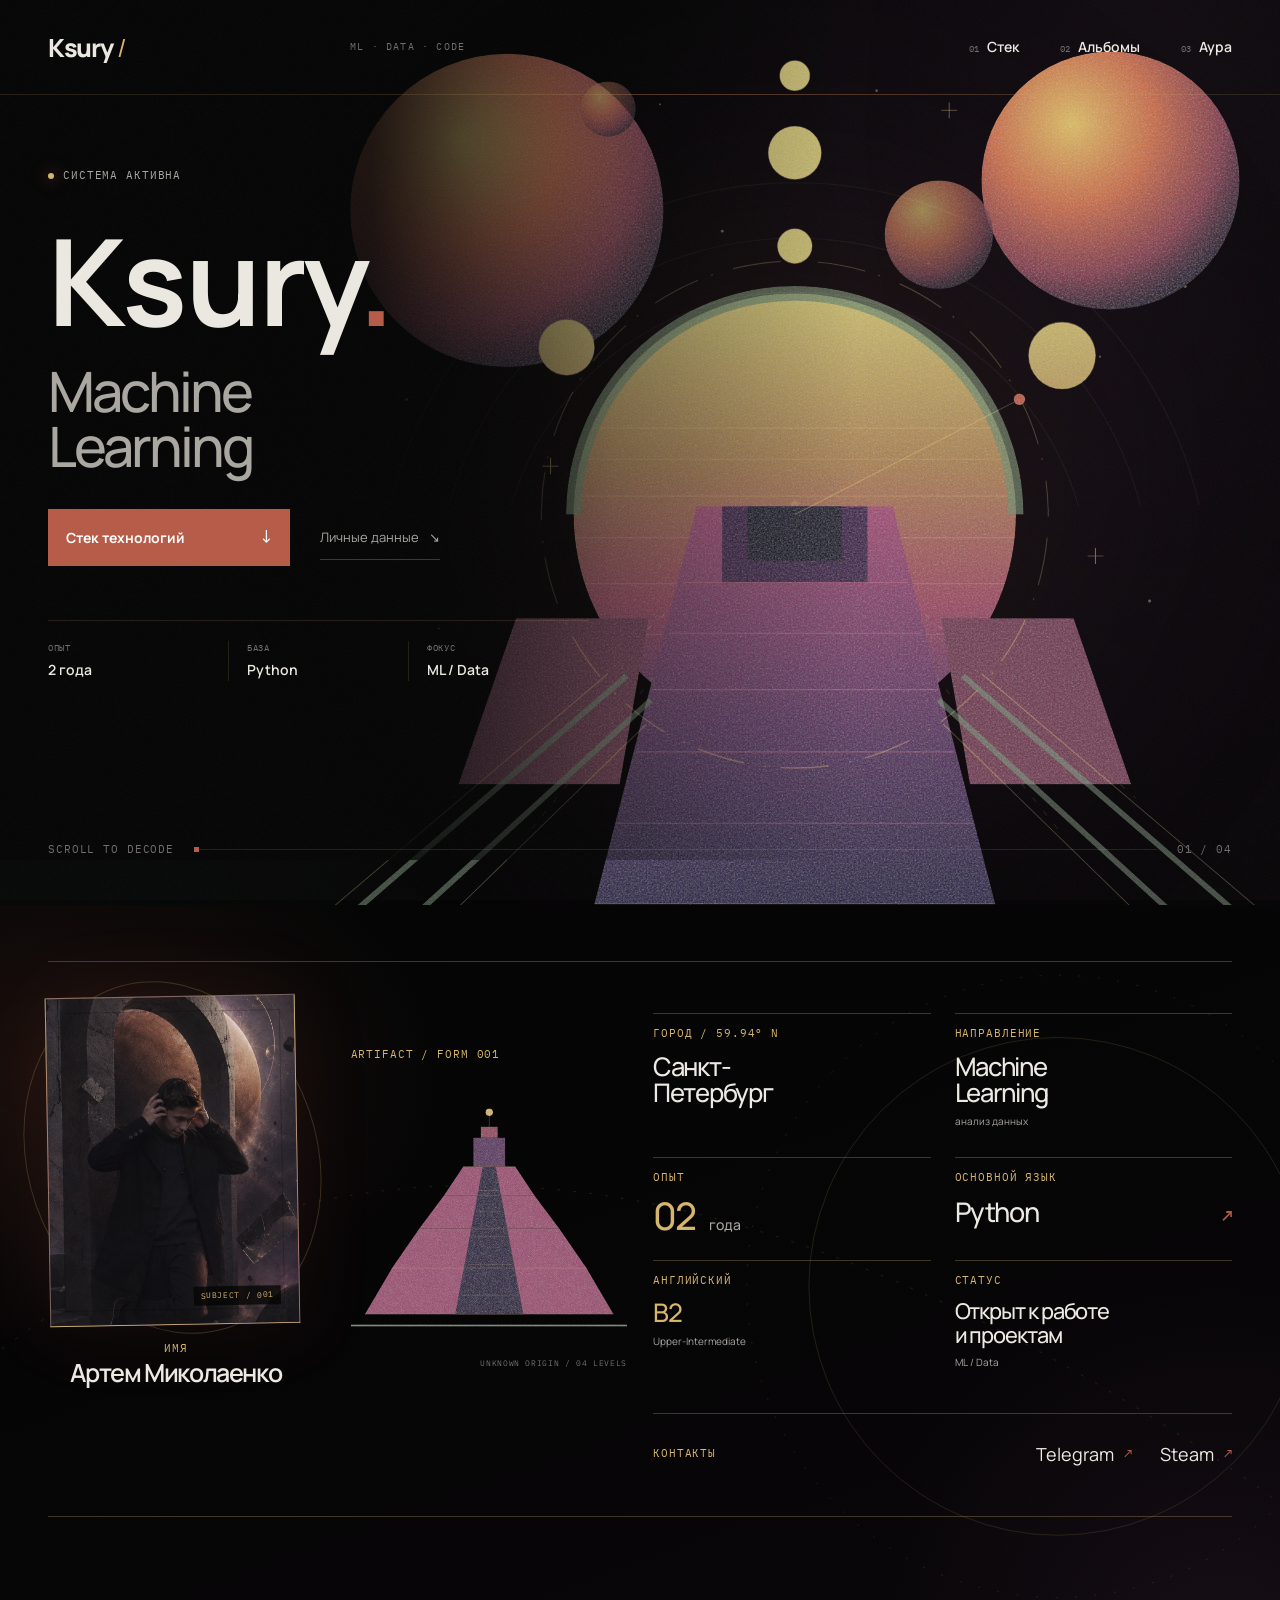
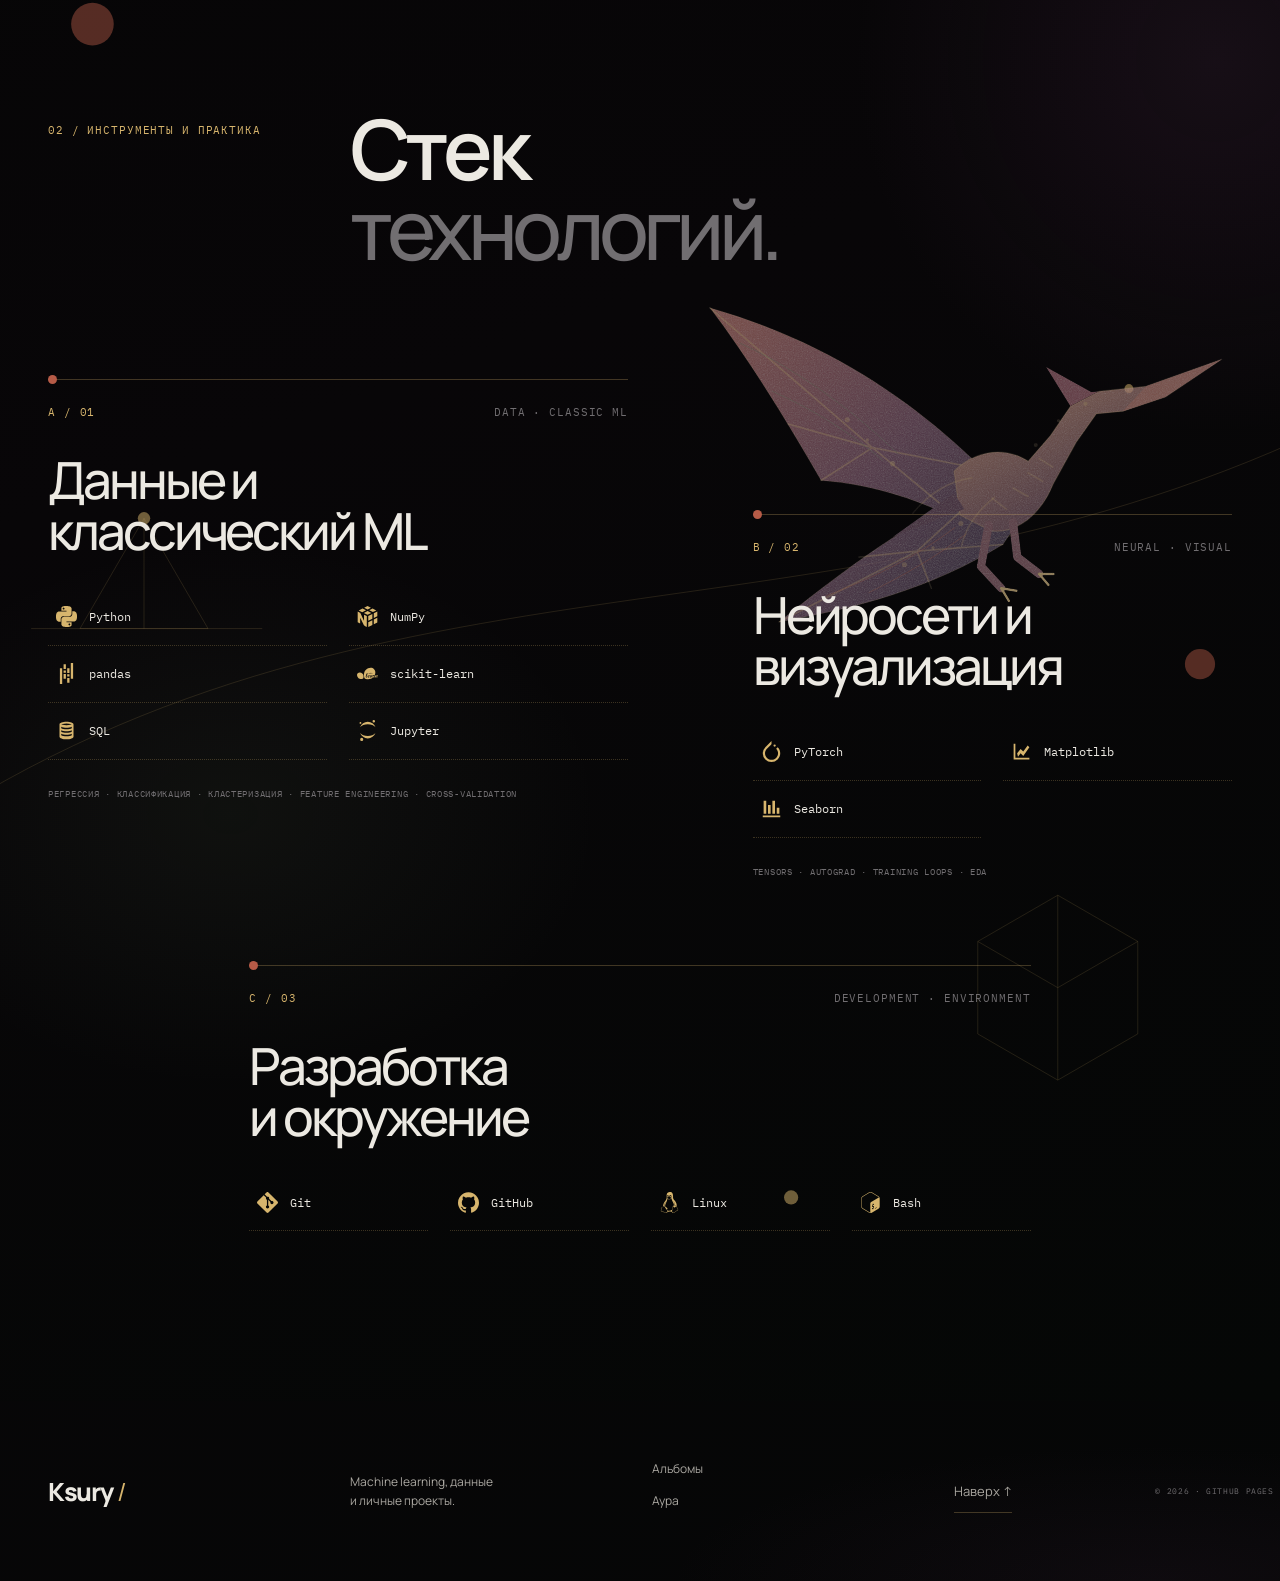
<file: index.html>
<!doctype html>
<html lang="ru" data-theme="dark">
<head>
  <meta charset="utf-8">
  <meta name="viewport" content="width=device-width, initial-scale=1">
  <meta name="description" content="Ksury — машинное обучение и анализ данных. Два года опыта: Python, классический ML, нейросети на PyTorch и инструменты разработки.">
  <meta name="theme-color" content="#050505">
  <title>Ksury — Machine Learning и данные</title>
  <link rel="icon" href="./assets/favicon.svg" type="image/svg+xml">
  <link rel="preconnect" href="https://fonts.googleapis.com">
  <link rel="preconnect" href="https://fonts.gstatic.com" crossorigin>
  <link href="https://fonts.googleapis.com/css2?family=IBM+Plex+Mono:wght@400;500&family=Manrope:wght@400;500;600;700;800&display=swap" rel="stylesheet">
  <link rel="stylesheet" href="./assets/home-progressive.css">
</head>
<body class="progressive-home">
  <a class="skip-link" href="#content">Перейти к содержимому</a>
  <div class="page-geometry" aria-hidden="true"><span></span><span></span><span></span></div>

  <header class="site-header" id="top">
    <div class="shell header-inner">
      <a class="brand" href="./index.html" aria-label="Ksury — на главную">Ksury<span class="brand-mark" aria-hidden="true">/</span></a>
      <p class="header-index" aria-hidden="true">ML · DATA · CODE</p>
      <nav class="main-nav" aria-label="Основная навигация">
        <a href="#stack" data-nav="ml"><span>01</span>Стек</a>
        <a href="./music.html" data-nav="music"><span>02</span>Альбомы</a>
        <a href="./characters.html" data-nav="characters"><span>03</span>Аура</a>
      </nav>
    </div>
  </header>

  <main id="content">
    <section class="hero" aria-labelledby="hero-title">
      <div class="shell hero-grid">
        <div class="hero-copy">
          <div class="hero-status mono-label">
            <span><i aria-hidden="true"></i> Система активна</span>
          </div>
          <h1 id="hero-title">
            <span class="hero-name">Ksury<span class="electric-dot">.</span></span>
            <span class="hero-discipline">Machine<br>Learning</span>
          </h1>
          <div class="hero-actions">
            <a class="primary-link" href="#stack"><span>Стек технологий</span><span aria-hidden="true">↓</span></a>
            <a class="text-link" href="#about">Личные данные <span aria-hidden="true">↘</span></a>
          </div>
          <dl class="hero-facts" aria-label="Коротко обо мне">
            <div><dt>Опыт</dt><dd>2 года</dd></div>
            <div><dt>База</dt><dd>Python</dd></div>
            <div><dt>Фокус</dt><dd>ML / Data</dd></div>
          </dl>
        </div>

        <figure class="instrument" aria-label="Абстрактная космическая композиция с зернистой текстурой">
          <div class="instrument-head mono-label"><span>Deep field / print</span><span>Noise : 08</span></div>
          <div class="signal-stage">
            <svg class="cosmic-scene" viewBox="0 0 800 800" fill="none" aria-hidden="true">
              <defs>
                <radialGradient id="hot-planet" cx="35%" cy="28%" r="75%"><stop stop-color="#d8b85c"/><stop offset=".42" stop-color="#c76b43"/><stop offset=".78" stop-color="#83384c"/><stop offset="1" stop-color="#26152f"/></radialGradient>
                <linearGradient id="horizon" x1="400" y1="240" x2="400" y2="650" gradientUnits="userSpaceOnUse"><stop stop-color="#c6b968"/><stop offset=".35" stop-color="#a8804d"/><stop offset=".65" stop-color="#9c4762"/><stop offset="1" stop-color="#3e2b68"/></linearGradient>
                <linearGradient id="monument" x1="400" y1="420" x2="400" y2="790" gradientUnits="userSpaceOnUse"><stop stop-color="#a44c75"/><stop offset=".5" stop-color="#623565"/><stop offset="1" stop-color="#211d46"/></linearGradient>
                <filter id="print-grain" x="-10%" y="-10%" width="120%" height="120%"><feTurbulence type="fractalNoise" baseFrequency=".72" numOctaves="3" seed="11" stitchTiles="stitch" result="noise"/><feColorMatrix in="noise" type="saturate" values="0" result="mono"/><feComponentTransfer in="mono" result="soft-noise"><feFuncA type="linear" slope=".34"/></feComponentTransfer><feBlend in="SourceGraphic" in2="soft-noise" mode="soft-light" result="grain"/><feComposite in="grain" in2="SourceGraphic" operator="in"/></filter>
                <clipPath id="horizon-clip"><circle cx="400" cy="430" r="192"/></clipPath>
              </defs>
              <g filter="url(#print-grain)">
                <g class="star-field" fill="#d8cfb5" opacity=".6">
                  <circle cx="63" cy="330" r="1.4"/><circle cx="132" cy="63" r="1"/><circle cx="213" cy="286" r="1.5"/><circle cx="283" cy="74" r="1"/><circle cx="337" cy="184" r="1.4"/><circle cx="471" cy="62" r="1.2"/><circle cx="516" cy="212" r="1"/><circle cx="579" cy="87" r="1.5"/><circle cx="665" cy="293" r="1"/><circle cx="739" cy="232" r="1.4"/><circle cx="91" cy="529" r="1"/><circle cx="708" cy="505" r="1.5"/><circle cx="248" cy="392" r="1"/><circle cx="544" cy="368" r="1.2"/>
                </g>
                <g class="orbit-lines" stroke="#a99764" stroke-opacity=".22" stroke-width="1">
                  <path d="M49 422A360 360 0 0 1 751 422"/><path d="M100 422A310 310 0 0 1 700 422"/><path d="M154 422A256 256 0 0 1 646 422"/><path d="M218 422A192 192 0 0 1 582 422"/>
                </g>
                <circle class="planet planet-a" cx="150" cy="166" r="136" fill="url(#hot-planet)"/>
                <circle class="planet planet-b" cx="674" cy="140" r="112" fill="url(#hot-planet)"/>
                <circle cx="525" cy="187" r="47" fill="url(#hot-planet)" opacity=".82"/>
                <circle cx="238" cy="78" r="24" fill="url(#hot-planet)" opacity=".68"/>
                <g class="satellites" fill="url(#horizon)" stroke="#c0aa68" stroke-opacity=".55">
                  <circle cx="400" cy="49" r="13"/><circle cx="400" cy="116" r="23"/><circle cx="400" cy="197" r="15"/><circle cx="202" cy="285" r="24"/><circle cx="632" cy="292" r="29"/>
                </g>
                <circle cx="400" cy="430" r="192" fill="url(#horizon)"/>
                <g clip-path="url(#horizon-clip)" stroke="#f0d898" stroke-opacity=".16">
                  <path d="M190 355H610M184 382H616M180 414H620M180 450H620M188 490H612M204 534H596M230 580H570"/>
                </g>
                <path d="M208 430A192 192 0 0 1 592 430" stroke="#728a68" stroke-width="13" opacity=".8"/>
                <g class="signal-beams" stroke="#d2b979" stroke-opacity=".28" stroke-width="1.2">
                  <path d="M400 418L104 676M400 418L166 710M400 418L235 742M400 418L309 770M400 418L696 676M400 418L634 710M400 418L565 742M400 418L491 770"/>
                </g>
                <path d="M315 423H485L574 768H226L315 423Z" fill="url(#monument)"/>
                <path d="M337 423H463V489H337z" fill="#421d4d"/>
                <path d="M359 423H441V470H359z" fill="#17152d"/>
                <g stroke="#d07884" stroke-opacity=".46">
                  <path d="M302 489H498M290 533H510M276 582H524M262 636H538M245 698H555M226 768H574"/>
                </g>
                <g fill="#733953"><path d="M158 520H273L248 664H108L158 520Z"/><path d="M527 520H642L692 664H552L527 520Z"/></g>
                <g stroke="#738a72" stroke-width="5" opacity=".7"><path d="M0 790L254 570M46 800L275 591M800 790L546 570M754 800L525 591"/></g>
                <g stroke="#c8ae6b" stroke-opacity=".52"><path d="M0 770L238 568M800 770L562 568"/><path d="M78 800L271 612M722 800L529 612"/></g>
                <g class="tech-ring" stroke="#d7b56d" stroke-opacity=".46" stroke-width="1.2"><circle cx="400" cy="430" r="220" stroke-dasharray="2 18 42 12"/></g>
                <g class="tech-sweep" stroke="#d7b56d" stroke-opacity=".52"><path d="M400 430L595 330"/><circle cx="595" cy="330" r="5" fill="#b65b47" stroke="none"/></g>
                <g class="data-points" stroke="#d7b56d" stroke-opacity=".7"><path d="M654 466h14M661 459v14M181 388h14M188 381v14M527 79h14M534 72v14"/></g>
              </g>
            </svg>
            <span class="stage-coordinate coordinate-a mono-label" aria-hidden="true">Orbit 07</span>
            <span class="stage-coordinate coordinate-b mono-label" aria-hidden="true">Grain 08</span>
            <span class="stage-coordinate coordinate-c mono-label" aria-hidden="true">Form / signal</span>
          </div>
          <figcaption class="instrument-foot mono-label"><span>Космический архив</span><span>ML.SYS — 003</span></figcaption>
        </figure>
      </div>
      <div class="hero-rail shell" aria-hidden="true">
        <span class="mono-label">Scroll to decode</span>
        <span class="rail-line"></span>
        <span class="mono-label">01 / 04</span>
      </div>
    </section>

    <div class="lower-world">
      <svg class="lower-constellation" viewBox="0 0 1440 2300" fill="none" aria-hidden="true">
        <g stroke="#d7b56d" stroke-opacity=".16">
          <path d="M-80 540C330 160 860 200 1530 710" stroke-dasharray="3 15"/>
          <path d="M-120 1710C420 1330 960 1510 1540 1210"/>
          <circle cx="1190" cy="400" r="280"/><circle cx="1190" cy="400" r="350" stroke-dasharray="2 20"/>
          <path d="M90 1460l72-124 72 124H90Zm72-124v124M35 1460h260"/>
          <path d="M1190 1760l90 52v104l-90 52-90-52v-104l90-52Zm0 0v104m90-52-90 52-90-52m90 52v104"/>
        </g>
        <g fill="#d7b56d" opacity=".5"><circle cx="162" cy="1336" r="7"/><circle cx="1270" cy="1190" r="5"/><circle cx="890" cy="2100" r="8"/></g>
        <g fill="#b65b47" opacity=".45"><circle cx="104" cy="780" r="24"/><circle cx="1350" cy="1500" r="17"/></g>
      </svg>

      <section class="profile-collage" id="about" aria-label="Обо мне">
        <div class="shell">
          <div class="profile-artefacts">
            <div class="pyramid-relic">
              <p class="mono-label">Artifact / form 001</p>
              <svg class="relic-pyramid" viewBox="0 0 520 450" fill="none" aria-hidden="true">
                <g filter="url(#print-grain)">
                  <path d="M230 58H290V112H230z" fill="#623565"/>
                  <path d="M244 58V37H276V58" fill="#9c4762"/>
                  <path d="M211 112H309L345 166H175L211 112Z" fill="url(#monument)"/>
                  <path d="M175 166H345L392 229H128L175 166Z" fill="url(#monument)"/>
                  <path d="M128 229H392L443 303H77L128 229Z" fill="url(#monument)"/>
                  <path d="M77 303H443L494 390H26L77 303Z" fill="url(#monument)"/>
                  <path d="M248 112H272L324 390H196L248 112Z" fill="#2b2145"/>
                  <g stroke="#d7b56d" stroke-opacity=".48">
                    <path d="M211 112H309M175 166H345M128 229H392M77 303H443M26 390H494"/>
                    <path d="M242 157H278M237 196H285M229 244H293M220 296H304M208 354H316"/>
                  </g>
                  <path d="M260 37V13" stroke="#d7b56d"/><circle cx="260" cy="10" r="7" fill="#d7b56d"/>
                  <path d="M0 411H520" stroke="#728a68" stroke-width="4"/>
                </g>
              </svg>
              <span class="pyramid-note mono-label">Unknown origin / 04 levels</span>
            </div>

            <figure class="subject-relic">
              <div class="subject-arch">
                <img src="./assets/portrait-artem.webp" alt="Артем Миколаенко в наушниках — сюрреалистичный портрет с каменной аркой и затмением" width="1200" height="1584">
                <span class="mono-label">SUBJECT / 001</span>
              </div>
              <figcaption><span class="mono-label">Имя</span><strong>Артем Миколаенко</strong></figcaption>
            </figure>

            <dl class="profile-coordinates">
              <div class="city-fact"><dt class="mono-label">Город / 59.94° N</dt><dd>Санкт-<br>Петербург</dd></div>
              <div class="direction-fact"><dt class="mono-label">Направление</dt><dd>Machine<br>Learning</dd><small>анализ данных</small></div>
              <div class="experience-fact"><dt class="mono-label">Опыт</dt><dd>02 <small>года</small></dd></div>
              <div class="language-fact"><dt class="mono-label">Основной язык</dt><dd>Python<span aria-hidden="true">↗</span></dd></div>
              <div class="english-fact"><dt class="mono-label">Английский</dt><dd>B2</dd><small>Upper-Intermediate</small></div>
              <div class="status-fact"><dt class="mono-label">Статус</dt><dd>Открыт к работе<br>и проектам</dd><small>ML / Data</small></div>
            </dl>
            <nav class="profile-contacts" aria-label="Контакты">
              <span class="mono-label">Контакты</span>
              <a href="https://t.me/now_Kantor" target="_blank" rel="noopener noreferrer">Telegram<span aria-hidden="true">↗</span></a>
              <a href="https://steamcommunity.com/profiles/76561199183327990/" target="_blank" rel="noopener noreferrer">Steam<span aria-hidden="true">↗</span></a>
            </nav>
          </div>
        </div>
      </section>

      <section class="stack-collage" id="stack" aria-labelledby="stack-title">
        <svg class="dinosaur-art" viewBox="0 0 760 500" fill="none" aria-hidden="true">
          <defs>
            <linearGradient id="ptero-wing" x1="120" y1="70" x2="470" y2="390" gradientUnits="userSpaceOnUse">
              <stop stop-color="#b76b65"/>
              <stop offset=".5" stop-color="#81506c"/>
              <stop offset="1" stop-color="#3d3454"/>
            </linearGradient>
            <linearGradient id="ptero-body" x1="420" y1="170" x2="500" y2="330" gradientUnits="userSpaceOnUse">
              <stop stop-color="#c0876c"/>
              <stop offset="1" stop-color="#69435f"/>
            </linearGradient>
          </defs>
          <g filter="url(#print-grain)" stroke-linecap="round" stroke-linejoin="round">
            <!-- Дальнее крыло -->
            <path d="M408 250C330 174 230 100 83 58C135 127 176 196 215 263C278 268 337 287 386 315L408 250Z" fill="url(#ptero-wing)" stroke="#d7b56d" stroke-opacity=".32"/>
            <path d="M83 58L276 224L386 315M176 196L276 224L408 250M215 263L276 224" stroke="#d7b56d" stroke-opacity=".44" stroke-width="2"/>
            <path d="M119 100C184 130 249 176 306 231M157 157C207 179 251 207 288 239" stroke="#728a68" stroke-opacity=".55"/>

            <!-- Ближнее крыло -->
            <path d="M418 266C340 300 260 354 165 431C261 414 346 391 431 339L461 295L418 266Z" fill="url(#ptero-wing)" stroke="#d7b56d" stroke-opacity=".38"/>
            <path d="M165 431L329 347L431 339M260 354L329 347L418 266M329 347L346 391" stroke="#d7b56d" stroke-opacity=".42" stroke-width="2"/>
            <path d="M221 400C277 379 329 353 374 319M272 396C315 375 352 353 387 327" stroke="#b65b47" stroke-opacity=".65"/>

            <!-- Тело, шея, гребень и длинный клюв: лицо намеренно без деталей -->
            <path d="M373 252C400 225 435 223 461 240L487 210L511 175L545 157L601 151L691 119L624 164L573 181L542 184L518 218L491 267C477 302 450 326 417 323L380 304L373 252Z" fill="url(#ptero-body)" stroke="#d7b56d" stroke-opacity=".36" stroke-width="1.5"/>
            <path d="M511 175L482 128L536 158L545 157L511 175Z" fill="#9c5666"/>
            <path d="M601 151L691 119L624 164L573 181L590 163L601 151Z" fill="#b97568"/>
            <path d="M385 297L300 330L373 278L385 297Z" fill="#68415c"/>

            <!-- Ноги и когти -->
            <path d="M414 316L405 365L429 391M443 313L448 354L474 374" stroke="#8d5967" stroke-width="10"/>
            <path d="M429 391L447 394M429 391L438 406M474 374L491 374M474 374L485 387" stroke="#d7b56d" stroke-width="3"/>

            <!-- Сухожилия крыльев и немного шумной фактуры -->
            <g stroke="#d7b56d" stroke-opacity=".32" stroke-width="2">
              <path d="M394 260C366 264 342 280 324 302M421 283C399 300 387 319 382 340"/>
              <path d="M474 237L490 247M461 254L478 264M443 272L461 282M418 284L435 297"/>
            </g>
            <g fill="#d7b56d" opacity=".42">
              <circle cx="246" cy="191" r="3"/><circle cx="270" cy="215" r="2"/><circle cx="300" cy="243" r="3"/>
              <circle cx="314" cy="363" r="3"/><circle cx="348" cy="343" r="2"/><circle cx="381" cy="314" r="3"/>
              <circle cx="470" cy="221" r="2.5"/><circle cx="497" cy="192" r="2"/><circle cx="529" cy="172" r="2.5"/>
            </g>
          </g>
        </svg>
        <div class="shell">
          <header class="collage-heading stack-collage-heading">
            <p class="section-index mono-label">02 / Инструменты и практика</p>
            <h2 id="stack-title">Стек<span>технологий.</span></h2>
          </header>

          <div class="stack-groups">
            <article class="stack-cluster cluster-data">
              <div class="cluster-top mono-label"><span>A / 01</span><span>Data · Classic ML</span></div>
              <h3>Данные и<br>классический ML</h3>
              <div class="cluster-tools" aria-label="Инструменты для данных и классического ML">
                <a class="tech-item" href="https://docs.python.org/3/" target="_blank" rel="noopener noreferrer" title="Документация: Python"><svg aria-hidden="true"><use href="./assets/tech-icons.svg#python"/></svg>Python</a>
                <a class="tech-item" href="https://numpy.org/doc/" target="_blank" rel="noopener noreferrer" title="Документация: NumPy"><svg aria-hidden="true"><use href="./assets/tech-icons.svg#numpy"/></svg>NumPy</a>
                <a class="tech-item" href="https://pandas.pydata.org/docs/" target="_blank" rel="noopener noreferrer" title="Документация: pandas"><svg aria-hidden="true"><use href="./assets/tech-icons.svg#pandas"/></svg>pandas</a>
                <a class="tech-item" href="https://scikit-learn.org/stable/documentation.html" target="_blank" rel="noopener noreferrer" title="Документация: scikit-learn"><svg aria-hidden="true"><use href="./assets/tech-icons.svg#scikitlearn"/></svg>scikit-learn</a>
                <a class="tech-item" href="https://www.postgresql.org/docs/current/sql.html" target="_blank" rel="noopener noreferrer" title="Документация: SQL"><svg aria-hidden="true"><use href="./assets/tech-icons.svg#sql"/></svg>SQL</a>
                <a class="tech-item" href="https://docs.jupyter.org/en/latest/" target="_blank" rel="noopener noreferrer" title="Документация: Jupyter"><svg aria-hidden="true"><use href="./assets/tech-icons.svg#jupyter"/></svg>Jupyter</a>
              </div>
              <p class="cluster-topics mono-label">Регрессия · Классификация · Кластеризация · Feature engineering · Cross-validation</p>
            </article>

            <article class="stack-cluster cluster-neural">
              <div class="cluster-top mono-label"><span>B / 02</span><span>Neural · Visual</span></div>
              <h3>Нейросети и<br>визуализация</h3>
              <div class="cluster-tools" aria-label="Инструменты для нейросетей и визуализации">
                <a class="tech-item" href="https://docs.pytorch.org/" target="_blank" rel="noopener noreferrer" title="Документация: PyTorch"><svg aria-hidden="true"><use href="./assets/tech-icons.svg#pytorch"/></svg>PyTorch</a>
                <a class="tech-item" href="https://matplotlib.org/stable/" target="_blank" rel="noopener noreferrer" title="Документация: Matplotlib"><svg aria-hidden="true"><use href="./assets/tech-icons.svg#matplotlib"/></svg>Matplotlib</a>
                <a class="tech-item" href="https://seaborn.pydata.org/" target="_blank" rel="noopener noreferrer" title="Документация: Seaborn"><svg aria-hidden="true"><use href="./assets/tech-icons.svg#seaborn"/></svg>Seaborn</a>
              </div>
              <p class="cluster-topics mono-label">Tensors · Autograd · Training loops · EDA</p>
            </article>

            <article class="stack-cluster cluster-dev">
              <div class="cluster-top mono-label"><span>C / 03</span><span>Development · Environment</span></div>
              <h3>Разработка<br>и окружение</h3>
              <div class="cluster-tools" aria-label="Инструменты разработки и окружение">
                <a class="tech-item" href="https://git-scm.com/doc" target="_blank" rel="noopener noreferrer" title="Документация: Git"><svg aria-hidden="true"><use href="./assets/tech-icons.svg#git"/></svg>Git</a>
                <a class="tech-item" href="https://docs.github.com/" target="_blank" rel="noopener noreferrer" title="Документация: GitHub"><svg aria-hidden="true"><use href="./assets/tech-icons.svg#github"/></svg>GitHub</a>
                <a class="tech-item" href="https://www.kernel.org/doc/html/latest/" target="_blank" rel="noopener noreferrer" title="Документация: Linux"><svg aria-hidden="true"><use href="./assets/tech-icons.svg#linux"/></svg>Linux</a>
                <a class="tech-item" href="https://www.gnu.org/software/bash/manual/" target="_blank" rel="noopener noreferrer" title="Документация: Bash"><svg aria-hidden="true"><use href="./assets/tech-icons.svg#gnubash"/></svg>Bash</a>
              </div>
            </article>
          </div>
        </div>
      </section>
    </div>

  </main>

  <footer class="site-footer">
    <div class="shell footer-grid">
      <a class="brand" href="./index.html">Ksury<span class="brand-mark" aria-hidden="true">/</span></a>
      <p>Machine learning, данные<br>и личные проекты.</p>
      <nav aria-label="Ссылки в подвале"><a href="./music.html">Альбомы</a><a href="./characters.html">Аура</a></nav>
      <a class="text-link" href="#top">Наверх ↑</a>
      <span class="mono-label">© <span data-current-year></span> · GitHub Pages</span>
    </div>
  </footer>
  <script type="module" src="./src/main.js"></script>
</body>
</html>
</file>
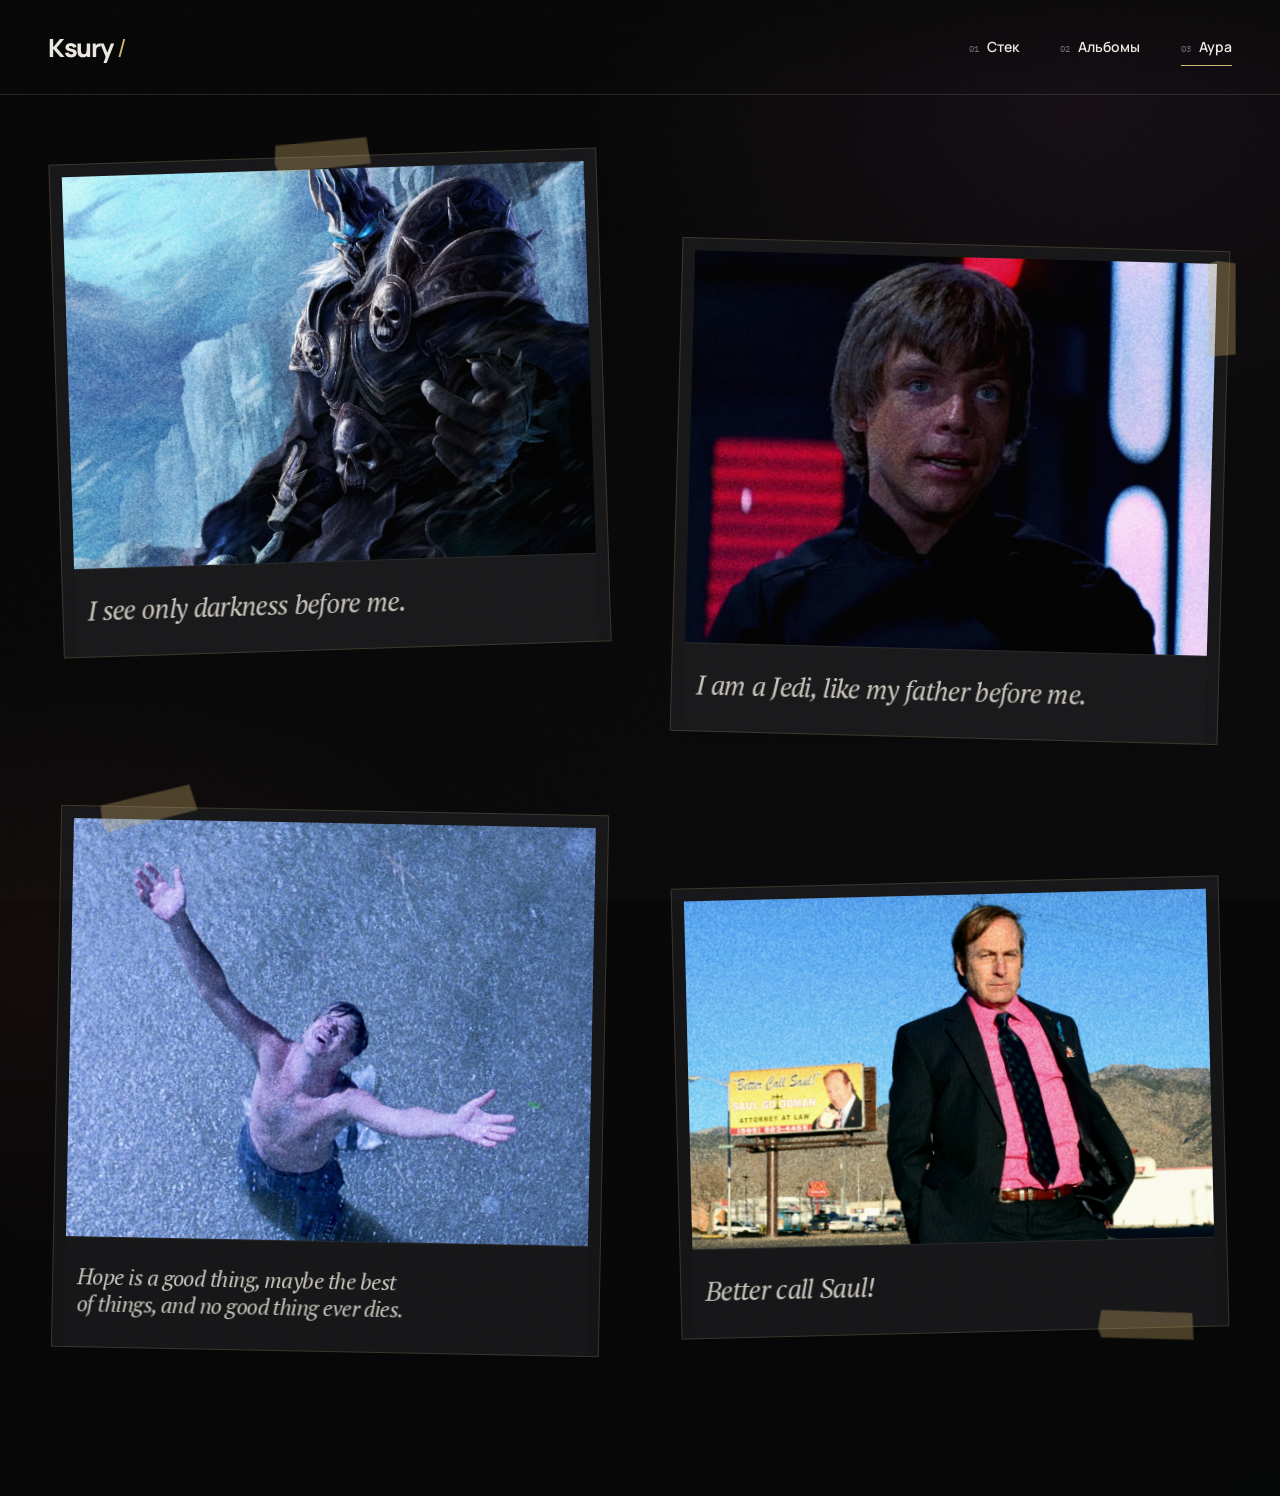
<file: characters.html>
<!doctype html>
<html lang="ru" data-theme="dark">
<head>
  <meta charset="utf-8">
  <meta name="viewport" content="width=device-width, initial-scale=1">
  <meta name="description" content="Аура Ksury: коллекция кинематографичных карточек с культовыми персонажами и цитатами в оригинале.">
  <meta name="theme-color" content="#050505">
  <title>Аура — Ksury</title>
  <link rel="icon" href="./assets/favicon.svg" type="image/svg+xml">
  <link rel="preconnect" href="https://fonts.googleapis.com">
  <link rel="preconnect" href="https://fonts.gstatic.com" crossorigin>
  <link href="https://fonts.googleapis.com/css2?family=IBM+Plex+Mono:wght@400;500&family=Manrope:wght@400;500;600;700;800&family=PT+Serif:ital,wght@1,400&display=swap" rel="stylesheet">
  <link rel="stylesheet" href="./assets/home-progressive.css">
  <link rel="stylesheet" href="./assets/aura-progressive.css">
</head>
<body class="progressive-home aura-page">
  <a class="skip-link" href="#content">Перейти к содержимому</a>
  <div class="page-geometry" aria-hidden="true"><span></span><span></span><span></span></div>

  <header class="site-header" id="top">
    <div class="shell header-inner">
      <a class="brand" href="./index.html" aria-label="Ksury — на главную">Ksury<span class="brand-mark" aria-hidden="true">/</span></a>
      <nav class="main-nav" aria-label="Основная навигация">
        <a href="./index.html#stack" data-nav="ml"><span>01</span>Стек</a>
        <a href="./music.html" data-nav="music"><span>02</span>Альбомы</a>
        <a href="./characters.html" data-nav="characters" aria-current="page"><span>03</span>Аура</a>
      </nav>
    </div>
  </header>

  <main class="aura-collection" id="content" aria-label="Коллекция карточек персонажей">
    <h1 class="sr-only">Аура</h1>
    <div class="aura-grid">
      <article class="aura-card aura-card-arthas" id="arthas" data-name="Артас Менетил" aria-label="Артас Менетил">
        <span class="aura-tape" aria-hidden="true"></span>
        <div class="aura-card-image">
          <img class="aura-image aura-image-arthas" src="./assets/characters/arthas.webp" alt="Артас Менетил в образе Короля-лича" width="1920" height="1080" fetchpriority="high">
        </div>
        <blockquote class="aura-quote" lang="en"><p>I see only darkness before me.</p></blockquote>
      </article>

      <article class="aura-card aura-card-luke" id="luke" data-name="Люк Скайуокер" aria-label="Люк Скайуокер">
        <span class="aura-tape" aria-hidden="true"></span>
        <div class="aura-card-image">
          <img class="aura-image aura-image-luke" src="./assets/characters/luke.webp" alt="Люк Скайуокер в чёрном костюме джедая" width="1200" height="675" loading="lazy">
        </div>
        <blockquote class="aura-quote" lang="en"><p>I am a Jedi, like my father before me.</p></blockquote>
      </article>

      <article class="aura-card aura-card-andy" id="andy" data-name="Энди Дюфрейн" aria-label="Энди Дюфрейн">
        <span class="aura-tape" aria-hidden="true"></span>
        <div class="aura-card-image">
          <img class="aura-image aura-image-andy" src="./assets/characters/andy.webp" alt="Энди Дюфрейн стоит под дождём с раскинутыми руками" width="1600" height="1200" loading="lazy">
        </div>
        <blockquote class="aura-quote aura-quote-long" lang="en"><p>Hope is a good thing, maybe the best of things, and no good thing ever dies.</p></blockquote>
      </article>

      <article class="aura-card aura-card-saul" id="saul" data-name="Сол Гудман" aria-label="Сол Гудман">
        <span class="aura-tape" aria-hidden="true"></span>
        <div class="aura-card-image">
          <img class="aura-image aura-image-saul" src="./assets/characters/saul.webp" alt="Сол Гудман рядом с рекламным билбордом Better Call Saul" width="2200" height="1467" loading="lazy">
        </div>
        <blockquote class="aura-quote" lang="en"><p>Better call Saul!</p></blockquote>
      </article>
    </div>
  </main>
  <script type="module" src="./src/aura.js"></script>
</body>
</html>
</file>
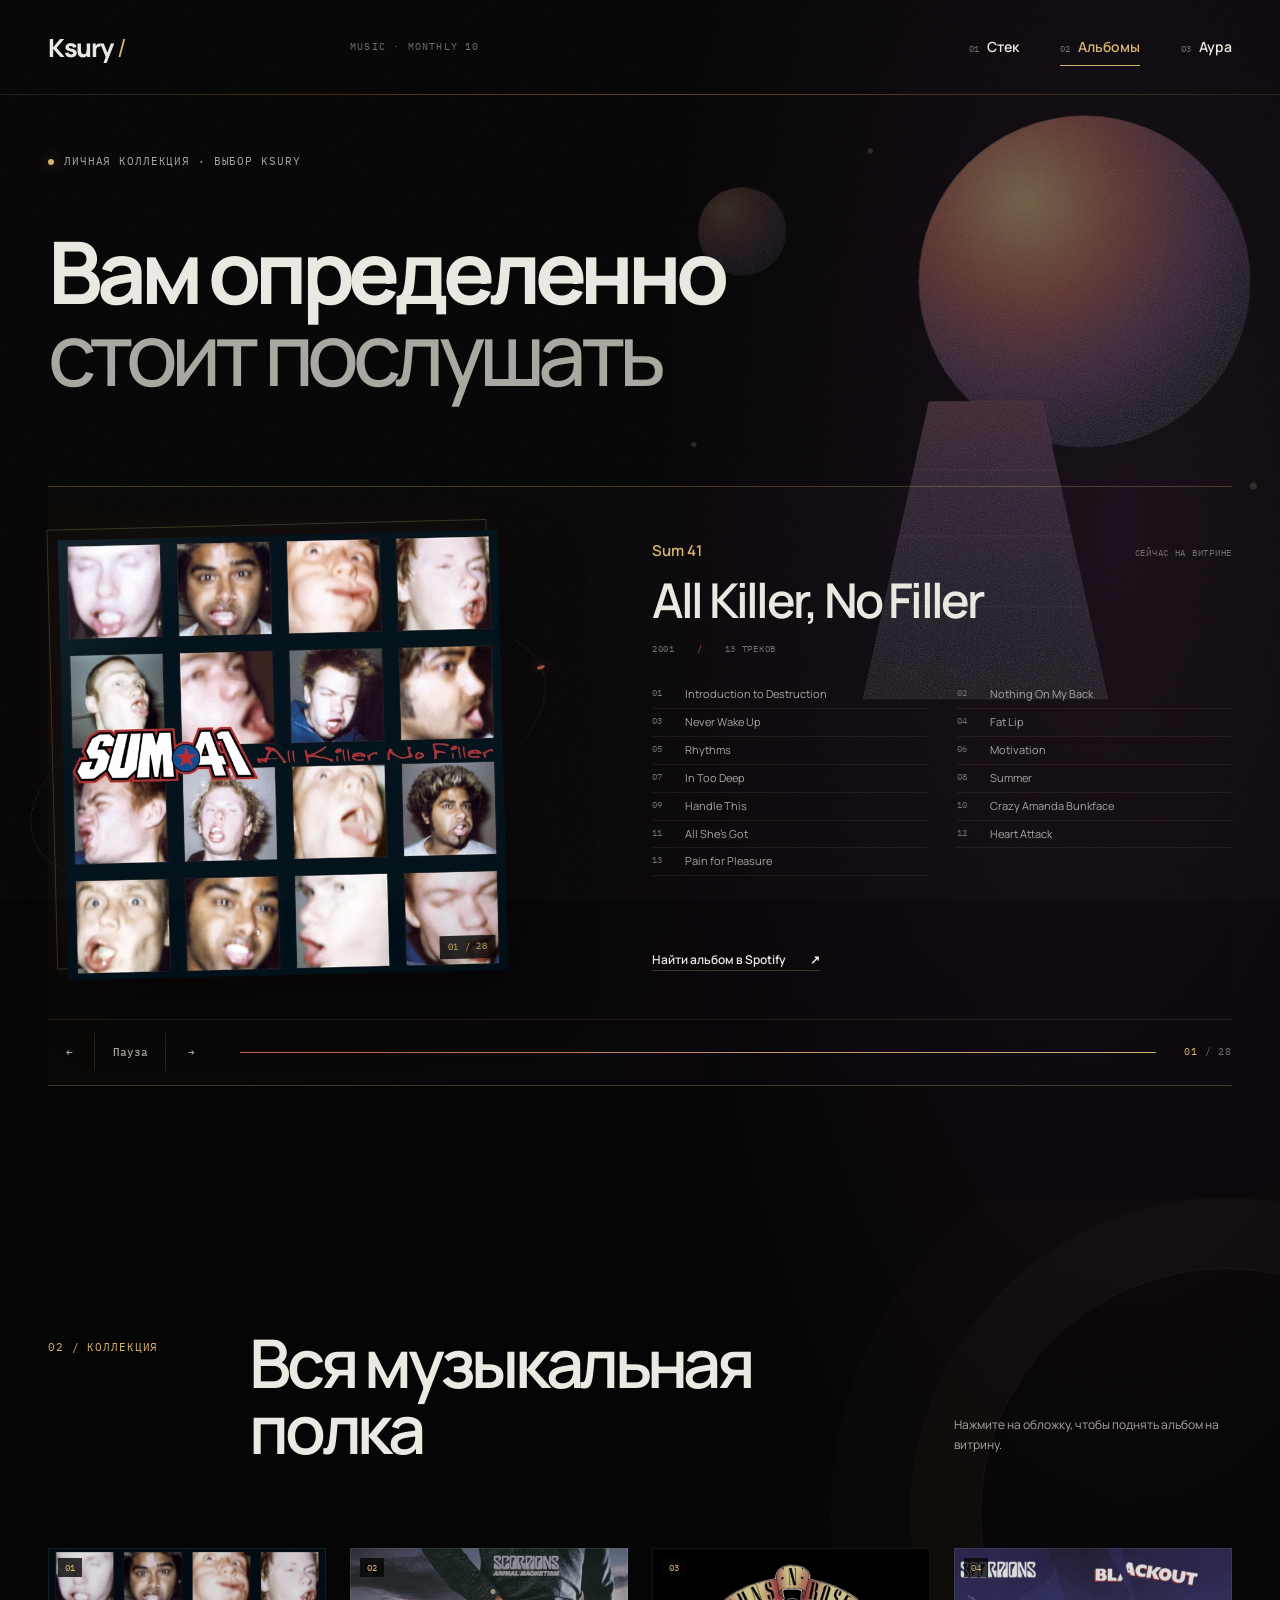
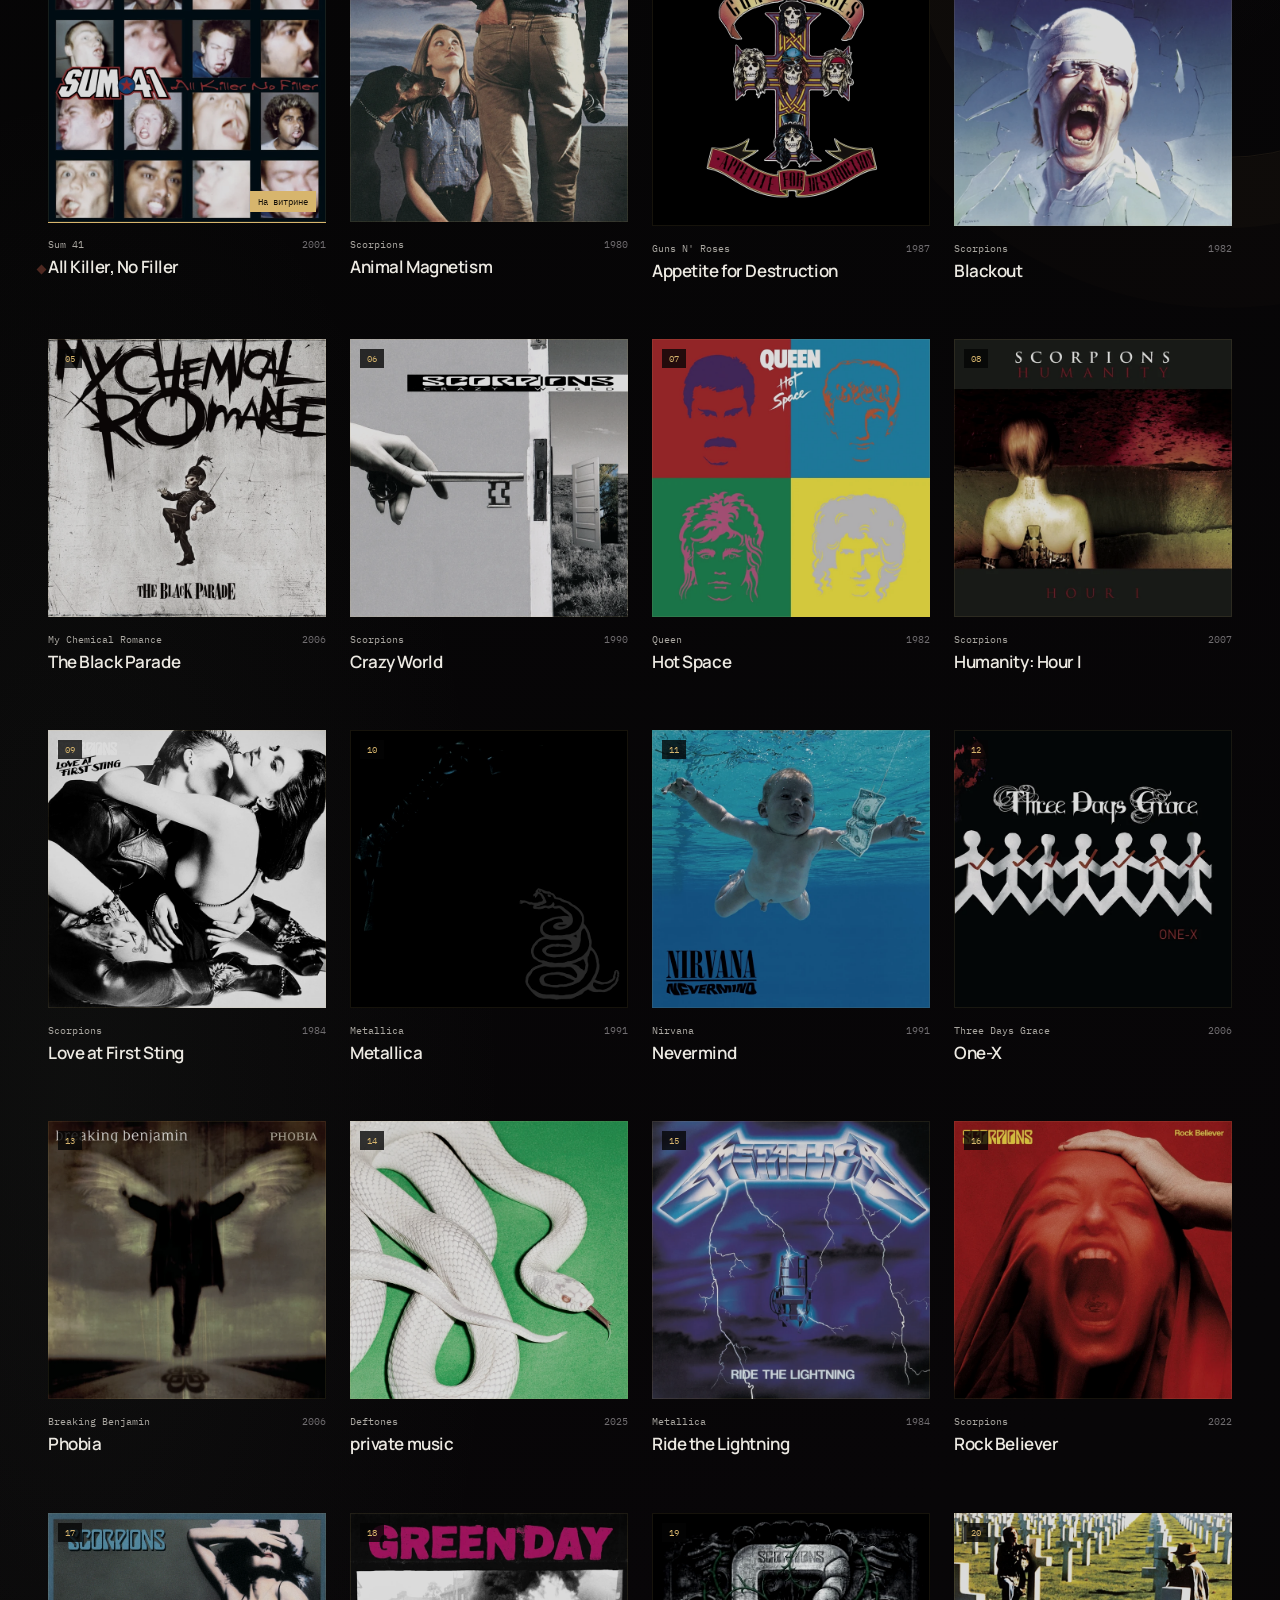
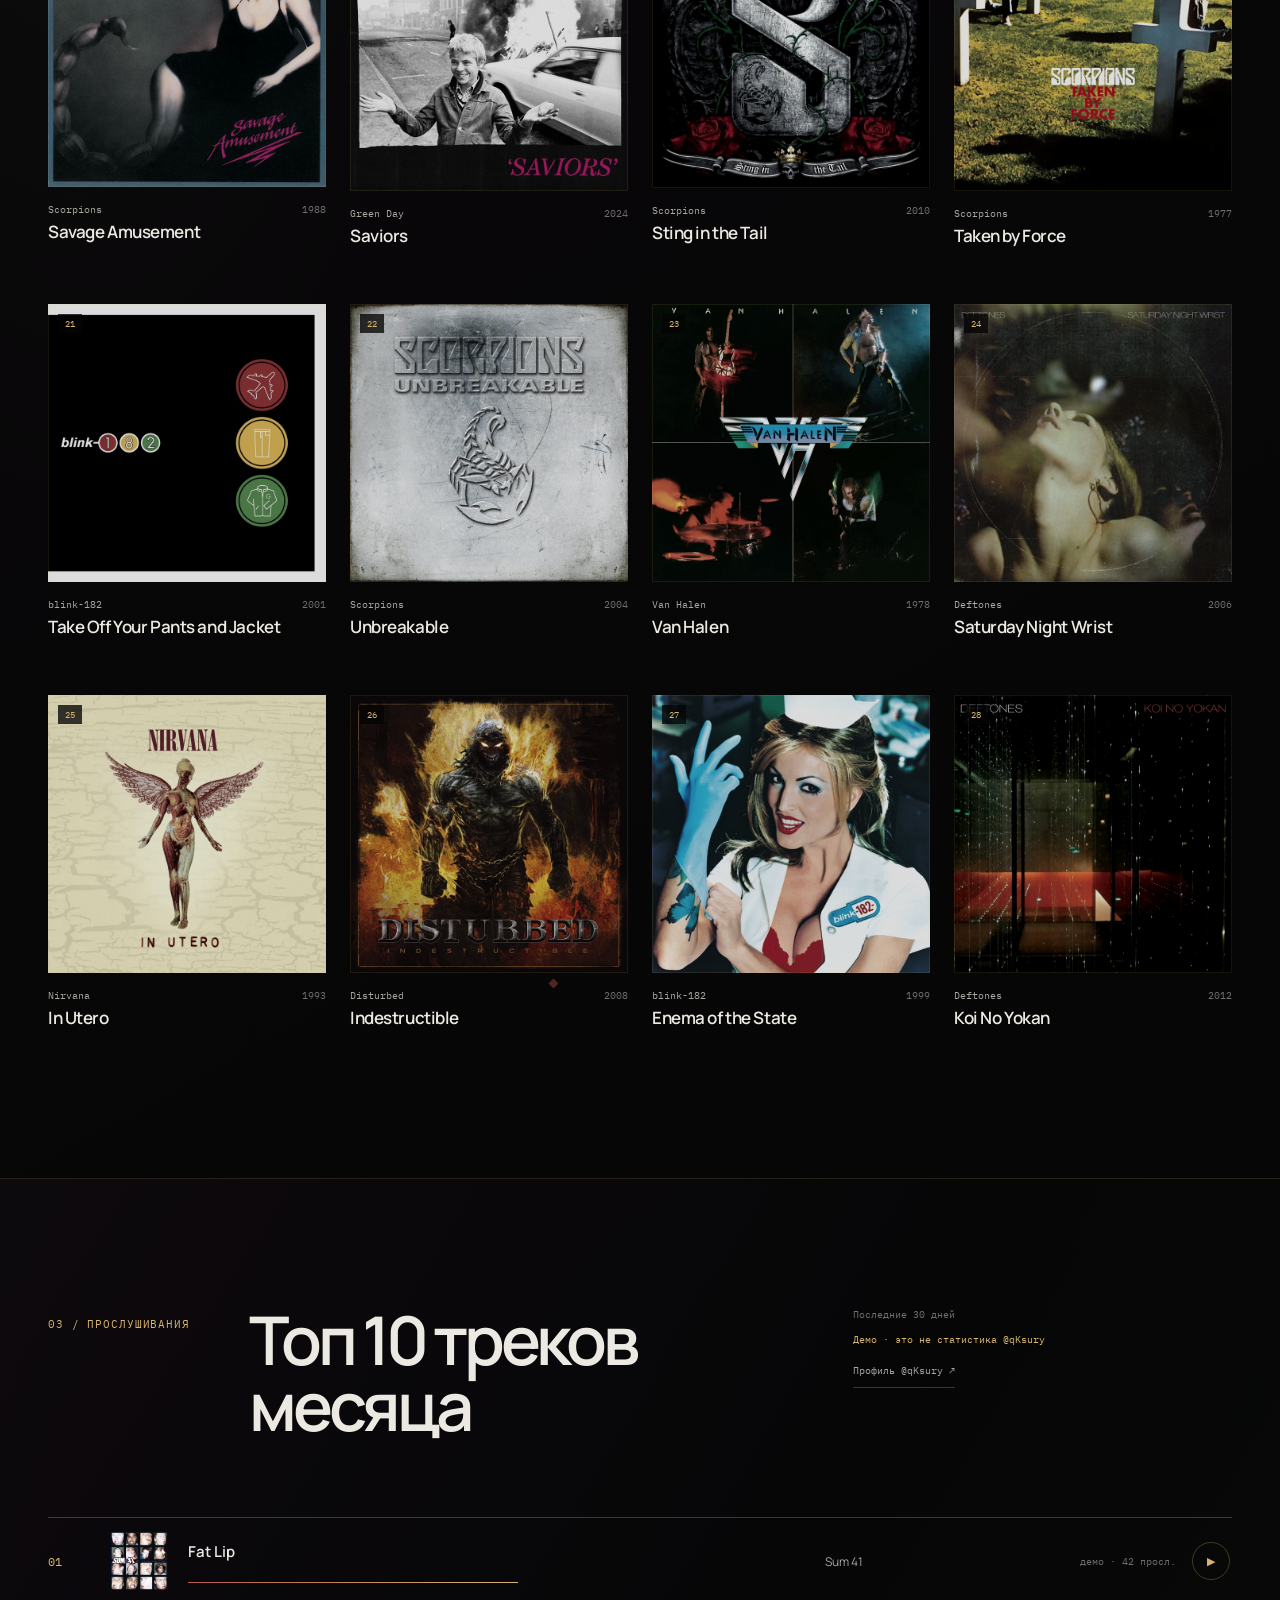
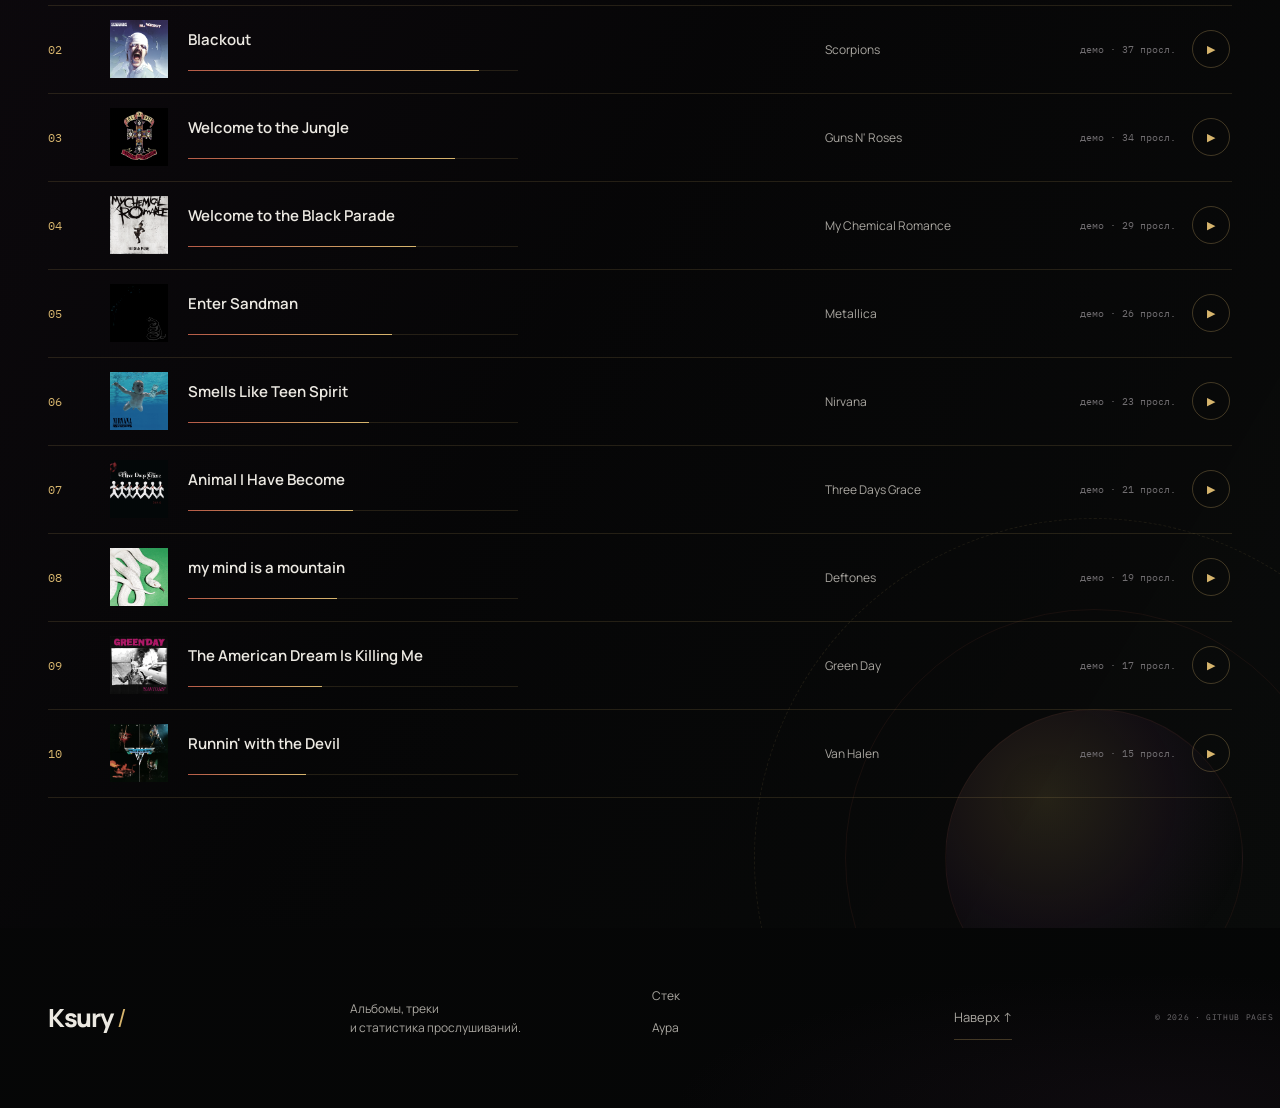
<file: music.html>
<!doctype html>
<html lang="ru" data-theme="dark">
<head>
  <meta charset="utf-8">
  <meta name="viewport" content="width=device-width, initial-scale=1">
  <meta name="description" content="28 любимых альбомов Ksury: обложки, треклисты и десятка треков месяца через Last.fm.">
  <meta name="theme-color" content="#050505">
  <title>Вам определенно стоит послушать — Ksury</title>
  <link rel="icon" href="./assets/favicon.svg" type="image/svg+xml">
  <link rel="preconnect" href="https://fonts.googleapis.com">
  <link rel="preconnect" href="https://fonts.gstatic.com" crossorigin>
  <link href="https://fonts.googleapis.com/css2?family=IBM+Plex+Mono:wght@400;500&family=Manrope:wght@400;500;600;700;800&display=swap" rel="stylesheet">
  <link rel="stylesheet" href="./assets/home-progressive.css">
  <link rel="stylesheet" href="./assets/music-progressive.css">
</head>
<body class="progressive-home music-page">
  <a class="skip-link" href="#content">Перейти к содержимому</a>
  <div class="page-geometry" aria-hidden="true"><span></span><span></span><span></span></div>

  <header class="site-header" id="top">
    <div class="shell header-inner">
      <a class="brand" href="./index.html" aria-label="Ksury — на главную">Ksury<span class="brand-mark" aria-hidden="true">/</span></a>
      <p class="header-index" aria-hidden="true">MUSIC · MONTHLY 10</p>
      <nav class="main-nav" aria-label="Основная навигация">
        <a href="./index.html#stack" data-nav="ml"><span>01</span>Стек</a>
        <a href="./music.html" data-nav="music" aria-current="page"><span>02</span>Альбомы</a>
        <a href="./characters.html" data-nav="characters"><span>03</span>Аура</a>
      </nav>
    </div>
  </header>

  <main id="content">
    <section class="music-hero-progressive" aria-labelledby="music-title">
      <svg class="music-hero-art" viewBox="0 0 760 680" fill="none" aria-hidden="true">
        <defs>
          <radialGradient id="music-planet-gradient" cx="32%" cy="26%" r="78%">
            <stop stop-color="#d7b56d"/><stop offset=".38" stop-color="#b65b47"/><stop offset=".72" stop-color="#623565"/><stop offset="1" stop-color="#17152d"/>
          </radialGradient>
          <linearGradient id="music-monolith-gradient" x1="380" y1="250" x2="380" y2="650" gradientUnits="userSpaceOnUse">
            <stop stop-color="#9c4762"/><stop offset=".48" stop-color="#473052"/><stop offset="1" stop-color="#151827"/>
          </linearGradient>
          <filter id="music-grain" x="-10%" y="-10%" width="120%" height="120%">
            <feTurbulence type="fractalNoise" baseFrequency=".72" numOctaves="3" seed="19" stitchTiles="stitch" result="noise"/>
            <feColorMatrix in="noise" type="saturate" values="0" result="mono"/>
            <feComponentTransfer in="mono" result="soft"><feFuncA type="linear" slope=".3"/></feComponentTransfer>
            <feBlend in="SourceGraphic" in2="soft" mode="soft-light" result="grain"/>
            <feComposite in="grain" in2="SourceGraphic" operator="in"/>
          </filter>
        </defs>
        <g filter="url(#music-grain)">
          <circle cx="485" cy="205" r="176" fill="url(#music-planet-gradient)"/>
          <circle cx="122" cy="152" r="47" fill="url(#music-planet-gradient)" opacity=".64"/>
          <g stroke="#d7b56d" stroke-opacity=".25">
            <ellipse cx="430" cy="270" rx="350" ry="158" transform="rotate(-17 430 270)"/>
            <ellipse cx="430" cy="270" rx="310" ry="128" transform="rotate(-17 430 270)" stroke-dasharray="3 13"/>
            <path d="M320 332H440L510 648H250L320 332Z" fill="url(#music-monolith-gradient)"/>
            <path d="M304 405H456M290 475H472M275 550H490"/>
          </g>
          <g fill="#d7b56d" opacity=".58"><circle cx="71" cy="378" r="3"/><circle cx="664" cy="422" r="4"/><circle cx="258" cy="67" r="3"/></g>
        </g>
      </svg>

      <div class="shell music-hero-inner">
        <header class="music-heading">
          <p class="music-kicker mono-label"><span class="music-signal" aria-hidden="true"></span>Личная коллекция · выбор Ksury</p>
          <h1 id="music-title">Вам определенно<br><span>стоит послушать</span></h1>
        </header>

        <article class="featured-album" id="featured-album" aria-label="Альбом на витрине">
          <div class="featured-stage" id="featured-stage">
            <div class="featured-visual">
              <div class="featured-cover-frame">
                <img id="featured-cover" src="./assets/covers/sum-41-all-killer-no-filler.webp" alt="Обложка: Sum 41 — All Killer, No Filler" width="700" height="700" fetchpriority="high">
                <span class="featured-cover-code mono-label" id="featured-cover-code">01 / 28</span>
              </div>
              <span class="featured-orbit" aria-hidden="true"></span>
            </div>
            <div class="featured-copy">
              <div class="featured-copy-head">
                <p class="featured-artist" id="featured-artist">Sum 41</p>
                <span class="mono-label">Сейчас на витрине</span>
              </div>
              <h2 id="featured-title">All Killer, No Filler</h2>
              <div class="featured-meta mono-label"><span id="featured-year">2001</span><span id="featured-track-count">13 треков</span></div>
              <ol class="featured-tracklist" id="featured-tracklist" aria-label="Треклист альбома"><li class="loading-state">Загружаю треклист…</li></ol>
              <a class="featured-spotify" id="featured-spotify" href="https://open.spotify.com/search/Sum%2041%20All%20Killer%2C%20No%20Filler" target="_blank" rel="noopener noreferrer">Найти альбом в Spotify <span aria-hidden="true">↗</span></a>
            </div>
          </div>
          <div class="featured-controls">
            <div class="featured-buttons">
              <button type="button" id="featured-prev" aria-label="Предыдущий альбом">←</button>
              <button type="button" id="featured-toggle" aria-label="Приостановить смену альбомов" aria-pressed="false">Пауза</button>
              <button type="button" id="featured-next" aria-label="Следующий альбом">→</button>
            </div>
            <div class="featured-timeline" aria-hidden="true"><span id="featured-progress"></span></div>
            <p class="featured-counter mono-label"><span id="featured-current">01</span> / <span id="featured-total">28</span></p>
          </div>
        </article>
        <noscript><p>Для смены альбомов и просмотра треклистов включите JavaScript.</p></noscript>
      </div>
    </section>

    <section class="catalog-section" id="albums" aria-labelledby="albums-title">
      <div class="catalog-geometry" aria-hidden="true"><span></span><span></span><span></span></div>
      <div class="shell">
        <header class="music-section-header">
          <p class="section-number mono-label">02 / Коллекция</p>
          <h2 id="albums-title">Вся музыкальная полка</h2>
          <p>Нажмите на обложку, чтобы поднять альбом на витрину.</p>
        </header>
        <div class="album-library" id="album-library" aria-live="polite"><p class="loading-state">Открываю музыкальную полку…</p></div>
      </div>
    </section>

    <section class="stats-section-progressive" id="top-tracks" aria-labelledby="tracks-title">
      <div class="stats-orbit" aria-hidden="true"></div>
      <div class="shell">
        <header class="music-section-header stats-header-progressive">
          <p class="section-number mono-label">03 / Прослушивания</p>
          <h2 id="tracks-title">Топ 10 треков месяца</h2>
          <div class="stats-meta-progressive">
            <span id="stats-period">Последние 30 дней</span>
            <strong id="stats-status">Загружаю статистику…</strong>
            <a id="lastfm-profile" href="https://www.last.fm/user/qKsury" target="_blank" rel="noopener noreferrer">Профиль @qKsury ↗</a>
          </div>
        </header>
        <ol class="track-list" id="track-list" aria-live="polite"><li class="loading-state">Собираю десятку…</li></ol>
      </div>
    </section>
  </main>

  <footer class="site-footer">
    <div class="shell footer-grid">
      <a class="brand" href="./index.html">Ksury<span class="brand-mark" aria-hidden="true">/</span></a>
      <p>Альбомы, треки<br>и статистика прослушиваний.</p>
      <nav aria-label="Ссылки в подвале"><a href="./index.html#stack">Стек</a><a href="./characters.html">Аура</a></nav>
      <a class="text-link" href="#top">Наверх ↑</a>
      <span class="mono-label">© <span data-current-year></span> · GitHub Pages</span>
    </div>
  </footer>

  <section class="audio-player" id="audio-player" aria-label="Плеер фрагмента трека" hidden>
    <img id="player-cover" src="./assets/covers/sum-41-all-killer-no-filler.webp" alt="" width="800" height="800">
    <div class="player-track-info"><span>Фрагмент трека</span><strong id="player-title"></strong><span id="player-artist"></span></div>
    <button type="button" class="player-toggle" id="player-toggle" aria-label="Поставить на паузу">Пауза</button>
    <div class="player-progress-wrap"><progress id="player-progress" max="30" value="0" aria-label="Прогресс воспроизведения"></progress><span id="player-time">0:00</span></div>
    <button type="button" class="player-close" id="player-close" aria-label="Закрыть плеер">×</button>
    <p class="sr-only" id="player-announcement" aria-live="polite"></p>
  </section>
  <script type="module" src="./src/main.js"></script>
  <script type="module" src="./src/music.js"></script>
</body>
</html>
</file>
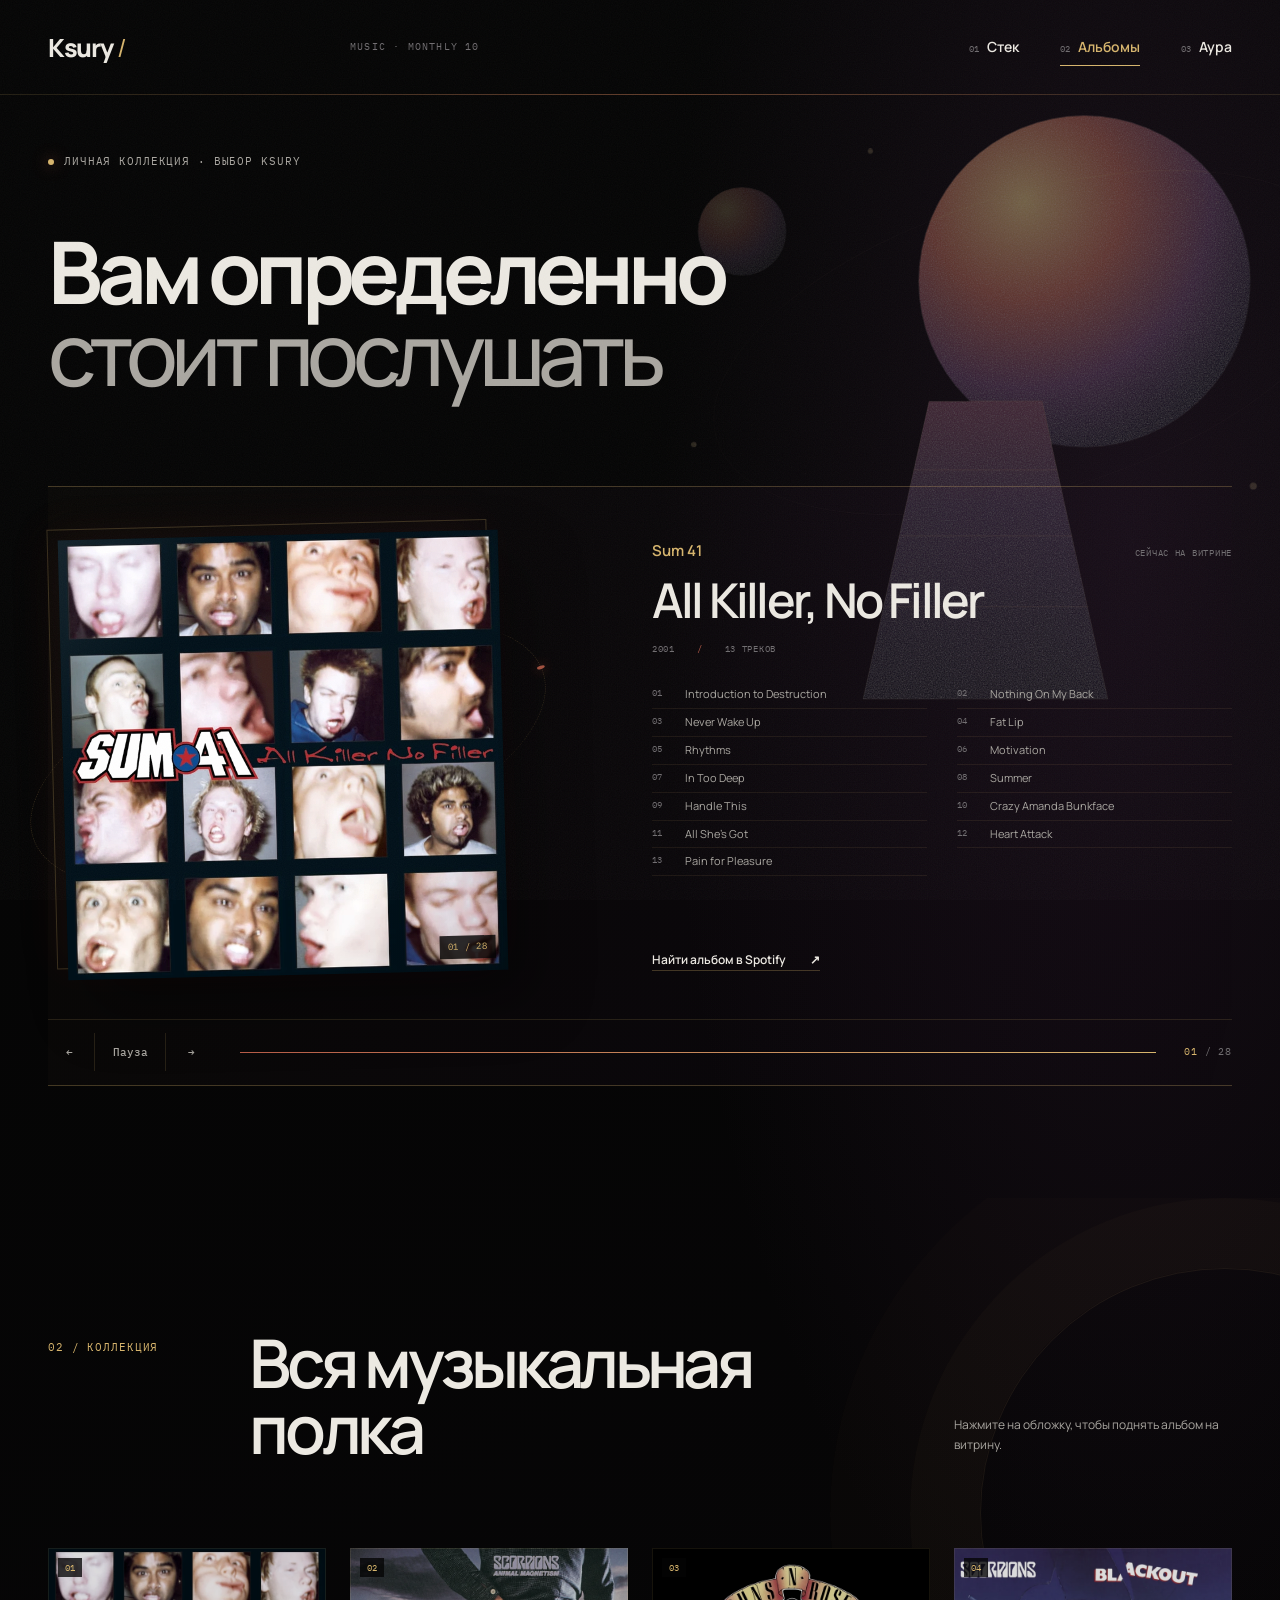
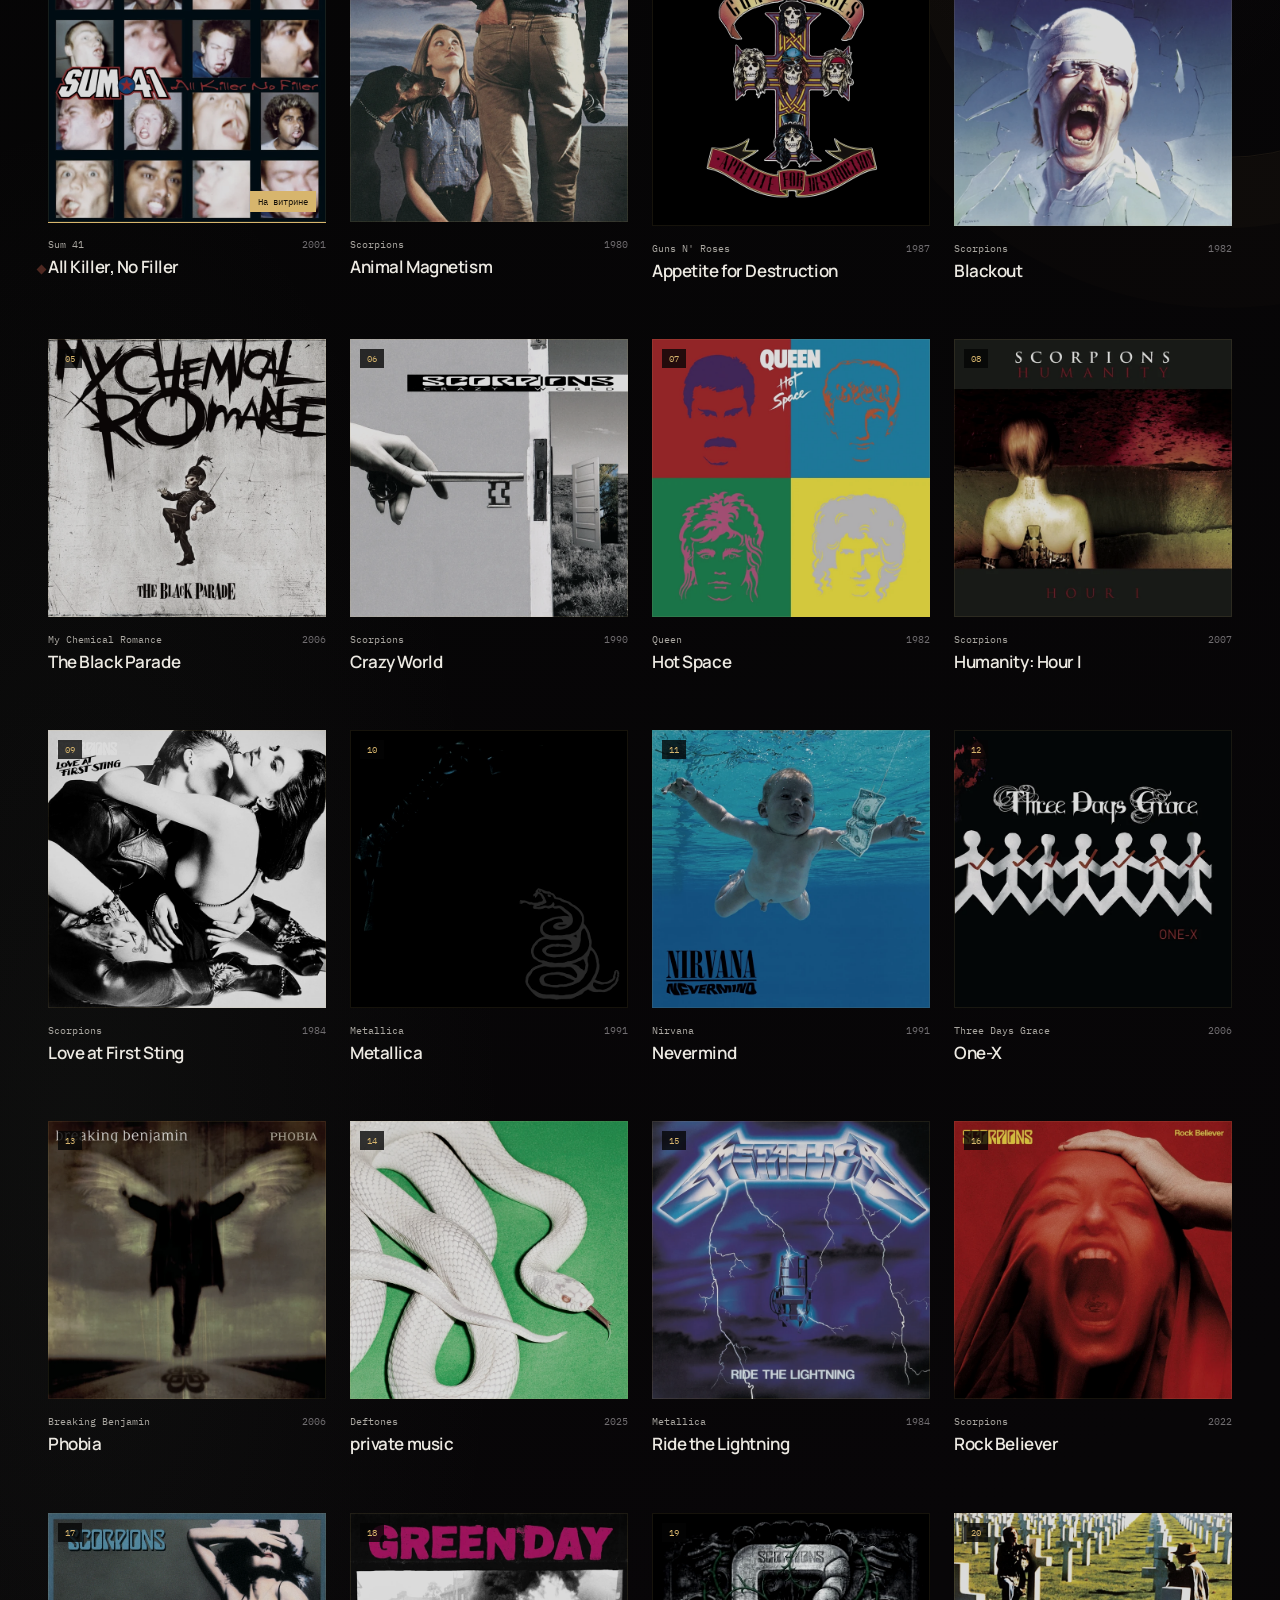
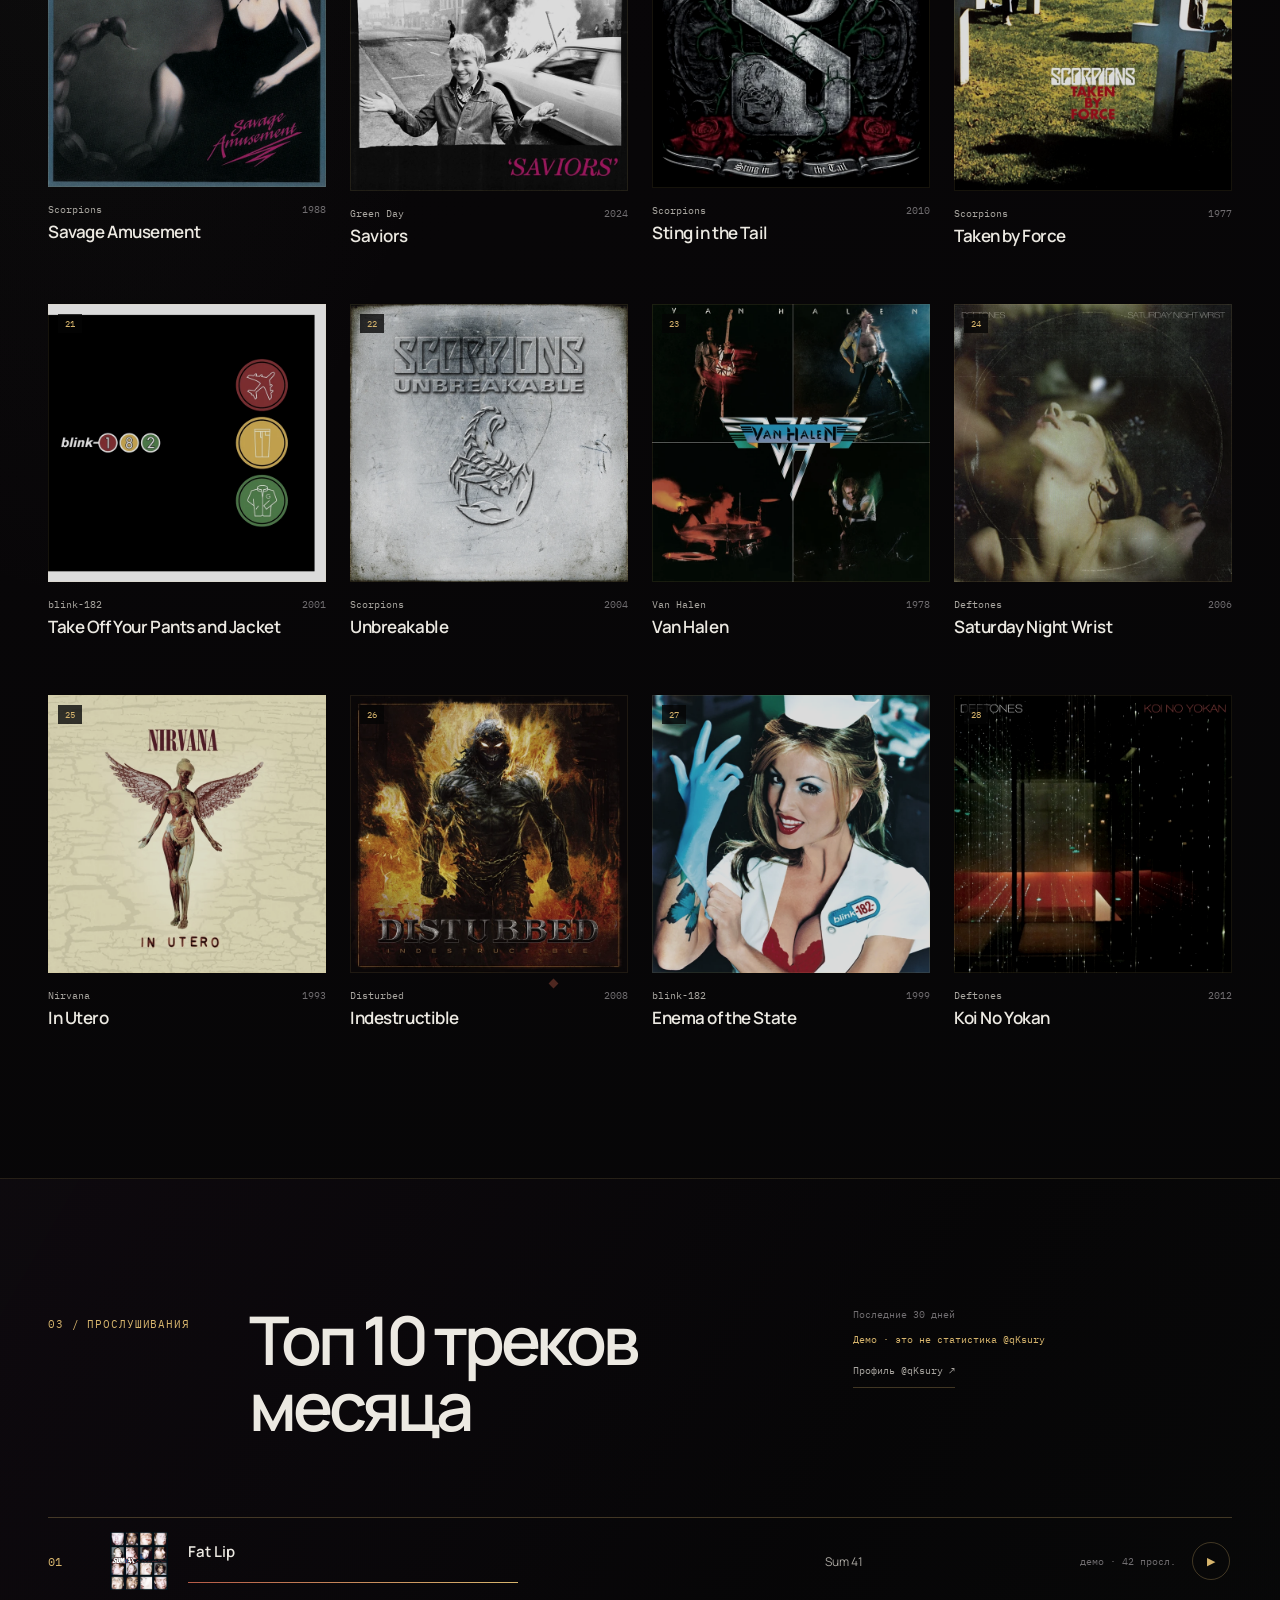
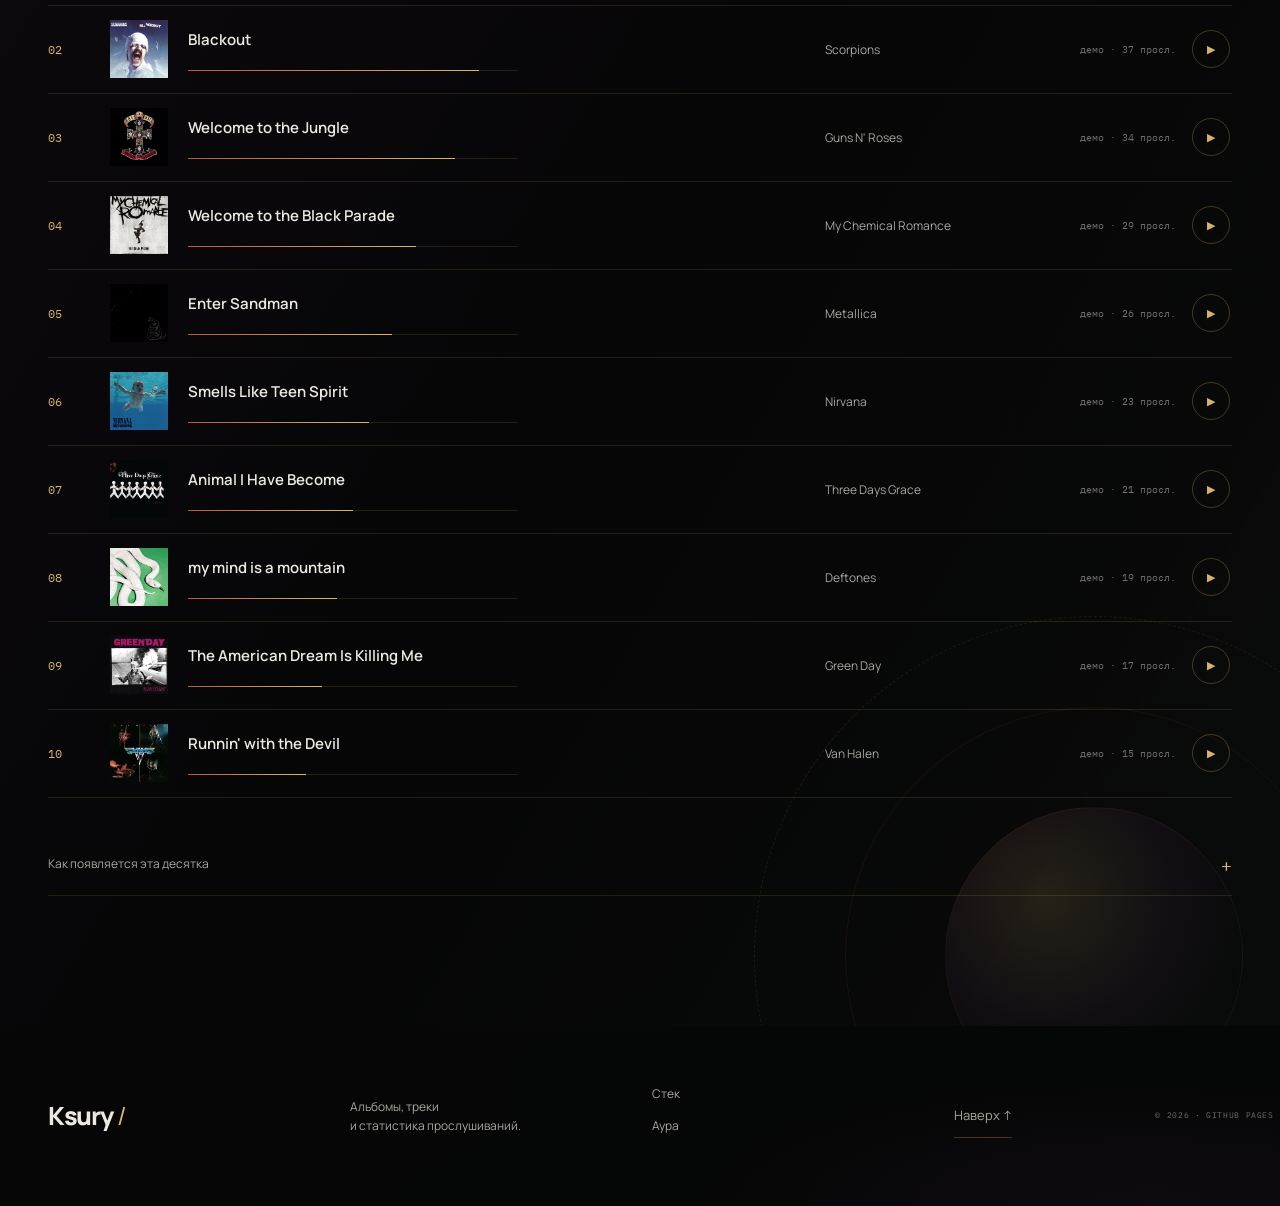
<file: Kimi_Agent_GitHub Pages/app/music.html>
<!doctype html>
<html lang="ru" data-theme="dark">
<head>
  <meta charset="utf-8">
  <meta name="viewport" content="width=device-width, initial-scale=1">
  <meta name="description" content="28 любимых альбомов Ksury: обложки, треклисты и десятка треков месяца через Last.fm.">
  <meta name="theme-color" content="#050505">
  <title>Вам определенно стоит послушать — Ksury</title>
  <link rel="icon" href="./assets/favicon.svg" type="image/svg+xml">
  <link rel="preconnect" href="https://fonts.googleapis.com">
  <link rel="preconnect" href="https://fonts.gstatic.com" crossorigin>
  <link href="https://fonts.googleapis.com/css2?family=IBM+Plex+Mono:wght@400;500&family=Manrope:wght@400;500;600;700;800&display=swap" rel="stylesheet">
  <link rel="stylesheet" href="./assets/home-progressive.css">
  <link rel="stylesheet" href="./assets/music-progressive.css">
</head>
<body class="progressive-home music-page">
  <a class="skip-link" href="#content">Перейти к содержимому</a>
  <div class="page-geometry" aria-hidden="true"><span></span><span></span><span></span></div>

  <header class="site-header" id="top">
    <div class="shell header-inner">
      <a class="brand" href="./index.html" aria-label="Ksury — на главную">Ksury<span class="brand-mark" aria-hidden="true">/</span></a>
      <p class="header-index" aria-hidden="true">MUSIC · MONTHLY 10</p>
      <nav class="main-nav" aria-label="Основная навигация">
        <a href="./index.html#stack" data-nav="ml"><span>01</span>Стек</a>
        <a href="./music.html" data-nav="music" aria-current="page"><span>02</span>Альбомы</a>
        <a href="./characters.html" data-nav="characters"><span>03</span>Аура</a>
      </nav>
    </div>
  </header>

  <main id="content">
    <section class="music-hero-progressive" aria-labelledby="music-title">
      <svg class="music-hero-art" viewBox="0 0 760 680" fill="none" aria-hidden="true">
        <defs>
          <radialGradient id="music-planet-gradient" cx="32%" cy="26%" r="78%">
            <stop stop-color="#d7b56d"/><stop offset=".38" stop-color="#b65b47"/><stop offset=".72" stop-color="#623565"/><stop offset="1" stop-color="#17152d"/>
          </radialGradient>
          <linearGradient id="music-monolith-gradient" x1="380" y1="250" x2="380" y2="650" gradientUnits="userSpaceOnUse">
            <stop stop-color="#9c4762"/><stop offset=".48" stop-color="#473052"/><stop offset="1" stop-color="#151827"/>
          </linearGradient>
          <filter id="music-grain" x="-10%" y="-10%" width="120%" height="120%">
            <feTurbulence type="fractalNoise" baseFrequency=".72" numOctaves="3" seed="19" stitchTiles="stitch" result="noise"/>
            <feColorMatrix in="noise" type="saturate" values="0" result="mono"/>
            <feComponentTransfer in="mono" result="soft"><feFuncA type="linear" slope=".3"/></feComponentTransfer>
            <feBlend in="SourceGraphic" in2="soft" mode="soft-light" result="grain"/>
            <feComposite in="grain" in2="SourceGraphic" operator="in"/>
          </filter>
        </defs>
        <g filter="url(#music-grain)">
          <circle cx="485" cy="205" r="176" fill="url(#music-planet-gradient)"/>
          <circle cx="122" cy="152" r="47" fill="url(#music-planet-gradient)" opacity=".64"/>
          <g stroke="#d7b56d" stroke-opacity=".25">
            <ellipse cx="430" cy="270" rx="350" ry="158" transform="rotate(-17 430 270)"/>
            <ellipse cx="430" cy="270" rx="310" ry="128" transform="rotate(-17 430 270)" stroke-dasharray="3 13"/>
            <path d="M320 332H440L510 648H250L320 332Z" fill="url(#music-monolith-gradient)"/>
            <path d="M304 405H456M290 475H472M275 550H490"/>
          </g>
          <g fill="#d7b56d" opacity=".58"><circle cx="71" cy="378" r="3"/><circle cx="664" cy="422" r="4"/><circle cx="258" cy="67" r="3"/></g>
        </g>
      </svg>

      <div class="shell music-hero-inner">
        <header class="music-heading">
          <p class="music-kicker mono-label"><span class="music-signal" aria-hidden="true"></span>Личная коллекция · выбор Ksury</p>
          <h1 id="music-title">Вам определенно<br><span>стоит послушать</span></h1>
        </header>

        <article class="featured-album" id="featured-album" aria-label="Альбом на витрине">
          <div class="featured-stage" id="featured-stage">
            <div class="featured-visual">
              <div class="featured-cover-frame">
                <img id="featured-cover" src="./assets/covers/sum-41-all-killer-no-filler.webp" alt="Обложка: Sum 41 — All Killer, No Filler" width="700" height="700" fetchpriority="high">
                <span class="featured-cover-code mono-label" id="featured-cover-code">01 / 28</span>
              </div>
              <span class="featured-orbit" aria-hidden="true"></span>
            </div>
            <div class="featured-copy">
              <div class="featured-copy-head">
                <p class="featured-artist" id="featured-artist">Sum 41</p>
                <span class="mono-label">Сейчас на витрине</span>
              </div>
              <h2 id="featured-title">All Killer, No Filler</h2>
              <div class="featured-meta mono-label"><span id="featured-year">2001</span><span id="featured-track-count">13 треков</span></div>
              <ol class="featured-tracklist" id="featured-tracklist" aria-label="Треклист альбома"><li class="loading-state">Загружаю треклист…</li></ol>
              <a class="featured-spotify" id="featured-spotify" href="https://open.spotify.com/search/Sum%2041%20All%20Killer%2C%20No%20Filler" target="_blank" rel="noopener noreferrer">Найти альбом в Spotify <span aria-hidden="true">↗</span></a>
            </div>
          </div>
          <div class="featured-controls">
            <div class="featured-buttons">
              <button type="button" id="featured-prev" aria-label="Предыдущий альбом">←</button>
              <button type="button" id="featured-toggle" aria-label="Приостановить смену альбомов" aria-pressed="false">Пауза</button>
              <button type="button" id="featured-next" aria-label="Следующий альбом">→</button>
            </div>
            <div class="featured-timeline" aria-hidden="true"><span id="featured-progress"></span></div>
            <p class="featured-counter mono-label"><span id="featured-current">01</span> / <span id="featured-total">28</span></p>
          </div>
        </article>
        <noscript><p>Для смены альбомов и просмотра треклистов включите JavaScript.</p></noscript>
      </div>
    </section>

    <section class="catalog-section" id="albums" aria-labelledby="albums-title">
      <div class="catalog-geometry" aria-hidden="true"><span></span><span></span><span></span></div>
      <div class="shell">
        <header class="music-section-header">
          <p class="section-number mono-label">02 / Коллекция</p>
          <h2 id="albums-title">Вся музыкальная полка</h2>
          <p>Нажмите на обложку, чтобы поднять альбом на витрину.</p>
        </header>
        <div class="album-library" id="album-library" aria-live="polite"><p class="loading-state">Открываю музыкальную полку…</p></div>
      </div>
    </section>

    <section class="stats-section-progressive" id="top-tracks" aria-labelledby="tracks-title">
      <div class="stats-orbit" aria-hidden="true"></div>
      <div class="shell">
        <header class="music-section-header stats-header-progressive">
          <p class="section-number mono-label">03 / Прослушивания</p>
          <h2 id="tracks-title">Топ 10 треков месяца</h2>
          <div class="stats-meta-progressive">
            <span id="stats-period">Последние 30 дней</span>
            <strong id="stats-status">Загружаю статистику…</strong>
            <a id="lastfm-profile" href="https://www.last.fm/user/qKsury" target="_blank" rel="noopener noreferrer">Профиль @qKsury ↗</a>
          </div>
        </header>
        <ol class="track-list" id="track-list" aria-live="polite"><li class="loading-state">Собираю десятку…</li></ol>
        <details class="stats-details-progressive">
          <summary>Как появляется эта десятка <span aria-hidden="true">+</span></summary>
          <div><p>После подключения Spotify к Last.fm сервис собирает реальные прослушивания профиля <strong>@qKsury</strong> за период <code>1month</code>. GitHub Actions обновляет статический файл раз в день.</p><p>Ключ API хранится только в GitHub Secrets и не попадает в код страницы. Пока подключение не настроено, список ниже остаётся явно отмеченным демо.</p></div>
        </details>
      </div>
    </section>
  </main>

  <footer class="site-footer">
    <div class="shell footer-grid">
      <a class="brand" href="./index.html">Ksury<span class="brand-mark" aria-hidden="true">/</span></a>
      <p>Альбомы, треки<br>и статистика прослушиваний.</p>
      <nav aria-label="Ссылки в подвале"><a href="./index.html#stack">Стек</a><a href="./characters.html">Аура</a></nav>
      <a class="text-link" href="#top">Наверх ↑</a>
      <span class="mono-label">© <span data-current-year></span> · GitHub Pages</span>
    </div>
  </footer>

  <section class="audio-player" id="audio-player" aria-label="Плеер фрагмента трека" hidden>
    <img id="player-cover" src="./assets/covers/sum-41-all-killer-no-filler.webp" alt="" width="800" height="800">
    <div class="player-track-info"><span>Фрагмент трека</span><strong id="player-title"></strong><span id="player-artist"></span></div>
    <button type="button" class="player-toggle" id="player-toggle" aria-label="Поставить на паузу">Пауза</button>
    <div class="player-progress-wrap"><progress id="player-progress" max="30" value="0" aria-label="Прогресс воспроизведения"></progress><span id="player-time">0:00</span></div>
    <button type="button" class="player-close" id="player-close" aria-label="Закрыть плеер">×</button>
    <p class="sr-only" id="player-announcement" aria-live="polite"></p>
  </section>
  <script type="module" src="./src/main.js"></script>
  <script type="module" src="./src/music.js"></script>
</body>
</html>
</file>
<file: assets/home-progressive.css>
@charset "UTF-8";

:root {
  color-scheme: dark;
  --ink: #050505;
  --ink-raised: #090809;
  --ink-soft: #100d13;
  --electric: #b65b47;
  --electric-light: #d7b56d;
  --text: #ece9e2;
  --muted: #aaa7a1;
  --dim: #716e71;
  --line: rgba(215, 181, 109, 0.14);
  --line-strong: rgba(215, 181, 109, 0.28);
  --mono: "IBM Plex Mono", monospace;
  --sans: "Manrope", sans-serif;
  --shell: 1440px;
}

*, *::before, *::after { box-sizing: border-box; }
html { scroll-behavior: smooth; background: var(--ink); }
body {
  margin: 0;
  min-width: 280px;
  overflow-x: hidden;
  background:
    radial-gradient(ellipse 55% 38% at 88% 4%, rgba(71, 40, 69, 0.2), transparent 74%),
    radial-gradient(ellipse 45% 35% at 4% 42%, rgba(32, 48, 43, 0.12), transparent 78%),
    linear-gradient(145deg, #050505 20%, #080608 58%, #050606 100%);
  color: var(--text);
  font-family: var(--sans);
  font-size: 16px;
  line-height: 1.6;
  -webkit-font-smoothing: antialiased;
}
body::before {
  position: fixed;
  inset: 0;
  z-index: 20;
  opacity: 0.045;
  background-image: url("data:image/svg+xml,%3Csvg viewBox='0 0 180 180' xmlns='http://www.w3.org/2000/svg'%3E%3Cfilter id='n'%3E%3CfeTurbulence type='fractalNoise' baseFrequency='.88' numOctaves='3' stitchTiles='stitch'/%3E%3C/filter%3E%3Crect width='100%25' height='100%25' filter='url(%23n)' opacity='.9'/%3E%3C/svg%3E");
  background-size: 180px 180px;
  content: "";
  pointer-events: none;
}
::selection { background: var(--electric); color: white; }
a { color: inherit; text-decoration: none; }
button, a { -webkit-tap-highlight-color: transparent; }
img, svg, canvas { display: block; max-width: 100%; }
p, h1, h2, h3, figure, dl, dd { margin: 0; }
ul, ol { margin: 0; padding: 0; list-style: none; }

:focus-visible { outline: 2px solid var(--electric-light); outline-offset: 5px; }
.skip-link {
  position: fixed;
  top: 12px;
  left: 12px;
  z-index: 100;
  padding: 12px 18px;
  transform: translateY(-150%);
  background: var(--electric);
  color: white;
  font-weight: 700;
}
.skip-link:focus { transform: translateY(0); }
.shell { width: min(calc(100% - 96px), var(--shell)); margin-inline: auto; }
.mono-label {
  font-family: var(--mono);
  font-size: 11px;
  font-weight: 400;
  line-height: 1.4;
  letter-spacing: 0.08em;
  text-transform: uppercase;
}
.page-geometry { position: fixed; inset: 0; z-index: -1; pointer-events: none; }
.page-geometry span {
  position: absolute;
  top: 0;
  bottom: 0;
  width: 1px;
  background: linear-gradient(to bottom, transparent, rgba(215, 181, 109, 0.055) 12%, rgba(215, 181, 109, 0.055) 88%, transparent);
}
.page-geometry span:nth-child(1) { left: 25%; }
.page-geometry span:nth-child(2) { left: 50%; }
.page-geometry span:nth-child(3) { left: 75%; }

.site-header { position: absolute; inset: 0 0 auto; z-index: 10; border-bottom: 1px solid var(--line); }
.header-inner { min-height: 94px; display: grid; grid-template-columns: repeat(12, minmax(0, 1fr)); gap: 24px; align-items: center; }
.brand { width: fit-content; font-size: 25px; font-weight: 800; line-height: 1; letter-spacing: -0.055em; }
.brand-mark { margin-left: 5px; color: var(--electric-light); font-weight: 400; }
.header-inner > .brand { grid-column: 1 / 3; }
.header-index { grid-column: 4 / 7; color: var(--dim); font-family: var(--mono); font-size: 10px; letter-spacing: 0.12em; }
.main-nav { grid-column: 8 / 13; display: flex; justify-content: flex-end; gap: clamp(24px, 3.2vw, 54px); }
.main-nav a { position: relative; display: flex; align-items: baseline; gap: 8px; min-height: 44px; padding-block: 12px; font-size: 14px; font-weight: 600; }
.main-nav a span { color: var(--dim); font-family: var(--mono); font-size: 9px; font-weight: 400; }
.main-nav a::after { position: absolute; right: 0; bottom: 4px; left: 0; height: 1px; transform: scaleX(0); transform-origin: right; background: var(--electric-light); content: ""; transition: transform 240ms ease; }
.main-nav a:hover::after, .main-nav a:focus-visible::after { transform: scaleX(1); transform-origin: left; }

.hero { position: relative; min-height: 100svh; padding: 150px 0 48px; overflow: hidden; }
.hero::before {
  position: absolute;
  top: 94px;
  right: 0;
  left: 0;
  height: 1px;
  background: linear-gradient(90deg, transparent 5%, rgba(182, 91, 71, 0.4) 50%, transparent 95%);
  content: "";
}
.hero::after {
  position: absolute;
  top: 12%;
  right: -12vw;
  width: 48vw;
  aspect-ratio: 1;
  border: 1px solid rgba(182, 91, 71, 0.08);
  border-radius: 50%;
  content: "";
  pointer-events: none;
}
.hero-grid { display: grid; grid-template-columns: repeat(12, minmax(0, 1fr)); gap: 24px; align-items: center; }
.hero-copy { position: relative; z-index: 2; grid-column: 1 / 7; padding-top: 10px; }
.hero-status { display: flex; justify-content: space-between; gap: 18px; max-width: 540px; margin-bottom: clamp(34px, 5vh, 64px); color: var(--muted); }
.hero-status > span:first-child { display: inline-flex; align-items: center; gap: 9px; }
.hero-status i { width: 6px; height: 6px; border-radius: 50%; background: var(--electric-light); box-shadow: 0 0 16px var(--electric); animation: signal-pulse 3.2s ease-in-out infinite; }
@keyframes signal-pulse { 50% { opacity: 0.35; box-shadow: 0 0 4px var(--electric); } }
.hero h1 { font-weight: 700; line-height: 0.88; letter-spacing: -0.072em; }
.hero-name { display: block; font-size: clamp(88px, 9.4vw, 154px); white-space: nowrap; }
.electric-dot { color: var(--electric); }
.hero-discipline { display: block; margin-top: 30px; color: var(--muted); font-size: clamp(42px, 4.35vw, 70px); font-weight: 500; line-height: 0.98; letter-spacing: -0.055em; }
.hero-intro { max-width: 470px; margin-top: 36px; color: var(--muted); font-size: 16px; line-height: 1.75; }
.hero-actions { display: flex; align-items: center; gap: 30px; margin-top: 36px; }
.primary-link { display: flex; align-items: center; justify-content: space-between; gap: 28px; min-width: 242px; min-height: 56px; padding: 14px 18px; background: var(--electric); color: white; font-size: 14px; font-weight: 700; transition: background 180ms ease, transform 180ms ease; }
.primary-link:hover { transform: translateY(-2px); background: #c77558; }
.primary-link > span:last-child { font-family: var(--mono); font-size: 18px; font-weight: 400; }
.text-link { display: inline-flex; align-items: center; gap: 10px; min-height: 44px; border-bottom: 1px solid var(--line-strong); color: var(--muted); font-size: 13px; transition: color 180ms ease, border-color 180ms ease; }
.text-link:hover { border-color: var(--electric-light); color: var(--text); }
.hero-facts { display: grid; grid-template-columns: repeat(3, minmax(0, 1fr)); max-width: 540px; margin-top: clamp(40px, 6vh, 68px); padding-top: 20px; border-top: 1px solid var(--line); }
.hero-facts div { padding-left: 18px; border-left: 1px solid var(--line); }
.hero-facts div:first-child { padding-left: 0; border-left: 0; }
.hero-facts dt { color: var(--dim); font-family: var(--mono); font-size: 9px; letter-spacing: 0.08em; text-transform: uppercase; }
.hero-facts dd { margin-top: 3px; color: var(--text); font-size: 14px; font-weight: 600; }

.instrument { position: relative; z-index: 1; grid-column: 7 / 13; min-width: 0; margin-left: -12px; }
.instrument::before { position: absolute; inset: 12% 4%; z-index: -1; border-radius: 50%; background: radial-gradient(circle, rgba(182, 91, 71, 0.13), rgba(71, 40, 69, 0.09) 45%, transparent 72%); filter: blur(70px); content: ""; }
.instrument-head, .instrument-foot { display: flex; justify-content: space-between; gap: 16px; padding-block: 12px; color: var(--dim); }
.instrument-head { border-top: 1px solid var(--line-strong); }
.instrument-foot { border-bottom: 1px solid var(--line-strong); }
.instrument-foot span:first-child { color: var(--muted); }
.signal-stage { position: relative; width: 100%; aspect-ratio: 1; }
.cosmic-scene { width: 100%; height: 100%; filter: saturate(.94) contrast(1.06); }
.signal-stage::before, .signal-stage::after { position: absolute; z-index: 3; width: 18px; height: 18px; border-color: var(--electric-light); border-style: solid; opacity: 0.45; content: ""; pointer-events: none; }
.signal-stage::before { top: 0; left: 0; border-width: 1px 0 0 1px; }
.signal-stage::after { right: 0; bottom: 0; border-width: 0 1px 1px 0; }
.signal-fallback, #polymetric-canvas { position: absolute; inset: 0; width: 100%; height: 100%; transition: opacity 400ms ease; }
#polymetric-canvas { opacity: 0; }
.signal-stage.visual-ready #polymetric-canvas { opacity: 1; }
.signal-stage.visual-ready .signal-fallback { opacity: 0; }
.stage-coordinate { position: absolute; z-index: 4; color: var(--dim); font-size: 9px; pointer-events: none; }
.coordinate-a { top: 9%; left: 2%; writing-mode: vertical-rl; }
.coordinate-b { right: 3%; bottom: 17%; }
.coordinate-c { bottom: 4%; left: 9%; }
.stage-cross { position: absolute; z-index: 4; width: 11px; height: 11px; opacity: 0.45; pointer-events: none; }
.stage-cross::before, .stage-cross::after { position: absolute; background: var(--electric-light); content: ""; }
.stage-cross::before { top: 5px; left: 0; width: 11px; height: 1px; }
.stage-cross::after { top: 0; left: 5px; width: 1px; height: 11px; }
.cross-a { top: 20%; right: 12%; }
.cross-b { bottom: 16%; left: 19%; }
.hero-rail { display: flex; align-items: center; gap: 20px; margin-top: 32px; color: var(--dim); }
.rail-line { position: relative; flex: 1; height: 1px; background: var(--line); }
.rail-line::before { position: absolute; top: -2px; left: 0; width: 5px; height: 5px; background: var(--electric); content: ""; }

.section { position: relative; padding: 140px 0; scroll-margin-top: 20px; }
.section-header { display: grid; grid-template-columns: repeat(12, minmax(0, 1fr)); gap: 24px; align-items: end; }
.section-index { grid-column: 1 / 4; align-self: start; padding-top: 13px; color: var(--electric-light); }
.section-header h2 { grid-column: 4 / 10; font-size: clamp(54px, 5.8vw, 88px); font-weight: 600; line-height: 0.98; letter-spacing: -0.065em; }
.section-header h2 span { color: var(--dim); font-weight: 500; }
.section-note { grid-column: 10 / 13; padding-bottom: 7px; color: var(--muted); font-size: 13px; line-height: 1.75; }

.about-section { border-top: 1px solid var(--line); background: linear-gradient(120deg, rgba(182, 91, 71, 0.025), transparent 40%); }
.profile-layout { display: grid; grid-template-columns: repeat(12, minmax(0, 1fr)); gap: 24px; align-items: start; margin-top: 92px; }
.portrait-module { grid-column: 2 / 5; }
.portrait-frame { position: relative; aspect-ratio: 4 / 5; overflow: hidden; border: 1px solid var(--line-strong); background: #dfe1e8; }
.portrait-frame::after { position: absolute; inset: 12px; border: 1px solid rgba(0, 3, 18, 0.18); content: ""; pointer-events: none; }
.portrait-frame img { width: 100%; height: 100%; object-fit: cover; filter: grayscale(1) contrast(1.08) brightness(0.78); }
.portrait-corner { position: absolute; right: 22px; bottom: 20px; padding: 4px 7px; background: rgba(0, 3, 18, 0.8); color: var(--electric-light); font-size: 8px; }
.portrait-module figcaption { display: flex; flex-direction: column; gap: 5px; padding-top: 14px; color: var(--dim); font-size: 11px; }
.portrait-module figcaption .mono-label { color: var(--muted); font-size: 9px; }
.facts-list { grid-column: 6 / 13; border-top: 1px solid var(--line-strong); }
.facts-list > div { display: grid; grid-template-columns: 140px minmax(0, 1fr) 24px; gap: 22px; align-items: baseline; min-height: 82px; padding: 23px 0; border-bottom: 1px solid var(--line); }
.facts-list dt { color: var(--dim); font-family: var(--mono); font-size: 10px; letter-spacing: 0.06em; text-transform: uppercase; }
.facts-list dd { min-width: 0; color: var(--text); font-size: 19px; font-weight: 500; line-height: 1.45; overflow-wrap: anywhere; }
.facts-list > div > span { color: var(--dim); font-family: var(--mono); font-size: 9px; text-align: right; }
.facts-list .facts-stack dd { color: var(--muted); font-size: 14px; line-height: 1.9; }

.stack-section { border-top: 1px solid var(--line); background: var(--ink-raised); }
.stack-list { margin-top: 100px; border-bottom: 1px solid var(--line-strong); }
.skill-block { position: relative; display: grid; grid-template-columns: repeat(12, minmax(0, 1fr)); gap: 24px; padding: 58px 0 64px; border-top: 1px solid var(--line-strong); }
.skill-block::before { position: absolute; top: -1px; left: 0; width: 0; height: 1px; background: var(--electric-light); content: ""; transition: width 600ms cubic-bezier(.2,.7,.2,1); }
.skill-block:hover::before { width: 100%; }
.skill-number { grid-column: 1 / 2; padding-top: 7px; color: var(--electric-light); }
.skill-copy { grid-column: 2 / 7; min-width: 0; padding-right: 24px; }
.skill-kicker { margin-bottom: 22px; color: var(--muted); }
.skill-copy h3 { font-size: clamp(28px, 2.65vw, 42px); font-weight: 500; line-height: 1.12; letter-spacing: -0.045em; }
.skill-copy > p:not(.skill-kicker) { max-width: 450px; margin-top: 22px; color: var(--muted); font-size: 14px; line-height: 1.8; }
.skill-topics { display: flex; flex-wrap: wrap; gap: 6px 18px; margin-top: 26px; }
.skill-topics li { position: relative; color: var(--dim); font-family: var(--mono); font-size: 10px; }
.skill-topics li::before { margin-right: 7px; color: var(--electric); content: "+"; }
.badge-list { grid-column: 8 / 13; align-self: start; display: flex; flex-wrap: wrap; align-content: flex-start; align-items: flex-start; gap: 10px; padding-top: 44px; }
.tech-badge { flex: 0 0 auto; display: inline-flex; align-items: center; gap: 10px; min-height: 48px; padding: 10px 14px; border: 1px solid var(--line); background: rgba(215, 181, 109, 0.025); color: var(--text); font-family: var(--mono); font-size: 12px; transition: border-color 180ms ease, background 180ms ease; }
.tech-badge:hover { border-color: var(--electric); background: rgba(182, 91, 71, 0.09); }
.tech-icon { width: 20px; height: 20px; flex: 0 0 20px; fill: currentColor; color: var(--electric-light); }

.workflow-section { border-top: 1px solid var(--line); }
.workflow-list { display: grid; grid-template-columns: 1.15fr 0.9fr 1.1fr 0.95fr; margin-top: 100px; border-top: 1px solid var(--line-strong); border-bottom: 1px solid var(--line-strong); }
.workflow-list li { position: relative; min-width: 0; min-height: 260px; padding: 32px 28px 36px; border-left: 1px solid var(--line); }
.workflow-list li:first-child { padding-left: 0; border-left: 0; }
.workflow-list li::after { position: absolute; top: -4px; left: 28px; width: 7px; height: 7px; border-radius: 50%; background: var(--electric); content: ""; }
.workflow-list li:first-child::after { left: 0; }
.workflow-number { color: var(--dim); }
.workflow-list h3 { margin-top: 70px; font-size: 23px; font-weight: 600; letter-spacing: -0.035em; }
.workflow-list p { margin-top: 14px; color: var(--muted); font-size: 13px; line-height: 1.75; }

.site-footer { padding: 58px 0; border-top: 1px solid var(--line); background: var(--ink-raised); }
.footer-grid { display: grid; grid-template-columns: repeat(12, minmax(0, 1fr)); gap: 24px; align-items: center; }
.footer-grid > .brand { grid-column: 1 / 3; }
.footer-grid > p { grid-column: 4 / 7; color: var(--muted); font-size: 12px; line-height: 1.6; }
.footer-grid > nav { grid-column: 7 / 9; display: flex; flex-direction: column; align-items: flex-start; }
.footer-grid > nav a { min-height: 32px; color: var(--muted); font-size: 12px; }
.footer-grid > nav a:hover { color: var(--text); }
.footer-grid > .text-link { grid-column: 10 / 12; justify-self: start; }
.footer-grid > .mono-label { grid-column: 12 / 13; color: var(--dim); font-size: 8px; white-space: nowrap; }

@media (min-width: 1600px) {
  .hero { padding-top: 165px; }
  .hero-copy { grid-column: 1 / 6; }
  .instrument { grid-column: 7 / 13; }
}

@media (max-width: 1180px) {
  .shell { width: min(calc(100% - 64px), var(--shell)); }
  .header-inner, .hero-grid, .section-header, .profile-layout, .skill-block, .footer-grid { gap: 18px; }
  .hero-name { font-size: clamp(82px, 9.2vw, 112px); }
  .hero-discipline { font-size: clamp(40px, 4.2vw, 54px); }
  .hero-actions { align-items: flex-start; flex-direction: column; gap: 14px; }
  .primary-link { min-width: 230px; }
  .instrument { margin-left: 0; }
  .section-note { font-size: 12px; }
  .facts-list > div { grid-template-columns: 115px minmax(0, 1fr) 20px; gap: 16px; }
  .facts-list dd { font-size: 17px; }
  .skill-copy { grid-column: 2 / 7; padding-right: 0; }
  .badge-list { grid-column: 7 / 13; }
  .workflow-list li { padding-inline: 20px; }
  .footer-grid > .mono-label { grid-column: 11 / 13; text-align: right; }
  .footer-grid > .text-link { grid-column: 9 / 11; }
}

@media (max-width: 900px) {
  .hero { min-height: auto; padding-top: 142px; }
  .hero-copy { grid-column: 1 / 8; }
  .instrument { grid-column: 8 / 13; }
  .hero-status { flex-direction: column; gap: 7px; margin-bottom: 38px; }
  .hero-name { font-size: clamp(72px, 10vw, 90px); }
  .hero-discipline { margin-top: 24px; font-size: clamp(34px, 4.7vw, 44px); }
  .hero-intro { font-size: 14px; }
  .hero-facts { margin-top: 42px; }
  .hero-facts div { padding-left: 12px; }
  .hero-facts dd { font-size: 12px; }
  .instrument-head, .instrument-foot { font-size: 8px; }
  .section { padding: 110px 0; }
  .section-index { grid-column: 1 / 4; }
  .section-header h2 { grid-column: 4 / 11; }
  .section-note { grid-column: 4 / 11; margin-top: 18px; }
  .profile-layout { margin-top: 64px; }
  .portrait-module { grid-column: 1 / 5; }
  .facts-list { grid-column: 5 / 13; }
  .facts-list > div { grid-template-columns: 100px minmax(0, 1fr); }
  .facts-list > div > span { display: none; }
  .stack-list, .workflow-list { margin-top: 70px; }
  .skill-number { grid-column: 1 / 2; }
  .skill-copy { grid-column: 2 / 8; }
  .badge-list { grid-column: 8 / 13; padding-top: 48px; }
  .tech-badge { padding-inline: 11px; font-size: 11px; }
  .workflow-list { grid-template-columns: repeat(2, minmax(0, 1fr)); }
  .workflow-list li { min-height: 230px; border-bottom: 1px solid var(--line); }
  .workflow-list li:nth-child(odd) { padding-left: 0; border-left: 0; }
  .workflow-list li:nth-child(n+3) { border-bottom: 0; }
  .workflow-list li:nth-child(odd)::after { left: 0; }
  .workflow-list h3 { margin-top: 48px; }
  .footer-grid > p { grid-column: 3 / 6; }
  .footer-grid > nav { grid-column: 6 / 8; }
  .footer-grid > .text-link { grid-column: 8 / 10; }
  .footer-grid > .mono-label { grid-column: 10 / 13; }
}

@media (max-width: 700px) {
  .shell { width: calc(100% - 40px); }
  body::before { background-size: 48px 48px; }
  .page-geometry span:nth-child(1) { left: 33.333%; }
  .page-geometry span:nth-child(2) { left: 66.666%; }
  .page-geometry span:nth-child(3) { display: none; }
  .header-inner { min-height: 80px; display: flex; justify-content: space-between; gap: 18px; }
  .header-index { display: none; }
  .brand { font-size: 23px; }
  .main-nav { gap: clamp(14px, 4vw, 26px); }
  .main-nav a { gap: 0; font-size: 12px; }
  .main-nav a span { display: none; }
  .hero { padding: 118px 0 34px; }
  .hero::before { top: 80px; }
  .hero-grid { display: block; }
  .hero-copy { padding-top: 0; }
  .hero-status { flex-direction: row; justify-content: space-between; max-width: none; margin-bottom: 38px; font-size: 9px; }
  .hero-name { font-size: clamp(76px, 23vw, 132px); }
  .hero-discipline { margin-top: 24px; font-size: clamp(42px, 11.5vw, 70px); }
  .hero-intro { margin-top: 28px; font-size: 14px; }
  .hero-actions { flex-direction: row; align-items: center; gap: 22px; margin-top: 28px; }
  .primary-link { min-width: 0; min-height: 52px; padding: 12px 15px; font-size: 12px; }
  .hero-actions .text-link { font-size: 11px; }
  .hero-facts { max-width: none; margin-top: 38px; }
  .hero-facts dt { font-size: 8px; }
  .hero-facts dd { font-size: 12px; }
  .instrument { width: min(100%, 620px); margin: 56px auto 0; }
  .signal-stage { aspect-ratio: 1; }
  .instrument-head, .instrument-foot { font-size: 9px; }
  .hero-rail { margin-top: 30px; }
  .section { padding: 88px 0; }
  .section-header { display: grid; grid-template-columns: 1fr; gap: 0; }
  .section-index, .section-header h2, .section-note { grid-column: 1; }
  .section-index { padding-top: 0; margin-bottom: 28px; }
  .section-header h2 { font-size: clamp(48px, 14.5vw, 72px); }
  .section-note { margin-top: 24px; padding-bottom: 0; font-size: 12px; }
  .profile-layout { display: grid; grid-template-columns: 1fr; gap: 46px; margin-top: 52px; }
  .portrait-module { grid-column: 1; width: min(72vw, 330px); }
  .facts-list { grid-column: 1; }
  .facts-list > div { grid-template-columns: 105px minmax(0, 1fr); min-height: 74px; padding: 20px 0; }
  .facts-list dd { font-size: 16px; }
  .facts-list .facts-stack > div { align-items: start; }
  .facts-list .facts-stack dd { font-size: 12px; }
  .stack-list, .workflow-list { margin-top: 54px; }
  .skill-block { display: grid; grid-template-columns: 42px minmax(0, 1fr); gap: 0 12px; padding: 40px 0 46px; }
  .skill-number { grid-column: 1; grid-row: 1; }
  .skill-copy { grid-column: 2; grid-row: 1; }
  .skill-copy h3 { font-size: clamp(27px, 7.8vw, 38px); }
  .skill-copy > p:not(.skill-kicker) { font-size: 13px; }
  .skill-kicker { font-size: 9px; }
  .badge-list { grid-column: 2; grid-row: 2; padding-top: 32px; }
  .tech-badge { min-height: 46px; font-size: 11px; }
  .workflow-list li { min-height: 220px; padding: 26px 20px 30px; }
  .workflow-list h3 { font-size: 20px; }
  .workflow-list p { font-size: 12px; }
  .footer-grid { display: grid; grid-template-columns: repeat(2, minmax(0, 1fr)); gap: 28px 20px; }
  .footer-grid > .brand, .footer-grid > p, .footer-grid > nav, .footer-grid > .text-link, .footer-grid > .mono-label { grid-column: auto; text-align: left; }
  .footer-grid > .mono-label { align-self: center; }
}

@media (max-width: 430px) {
  .main-nav { gap: 14px; }
  .main-nav a { font-size: 11px; }
  .hero-status { flex-wrap: wrap; }
  .hero-actions { align-items: flex-start; flex-direction: column; gap: 12px; }
  .primary-link { width: 100%; }
  .hero-actions .text-link { min-height: 38px; }
  .hero-facts dd { font-size: 11px; }
  .stage-coordinate { font-size: 7px; }
  .workflow-list { grid-template-columns: 1fr; }
  .workflow-list li, .workflow-list li:nth-child(odd) { min-height: 0; padding: 28px 0 32px; border-left: 0; border-bottom: 1px solid var(--line); }
  .workflow-list li:nth-child(n+3) { border-bottom: 1px solid var(--line); }
  .workflow-list li:last-child { border-bottom: 0; }
  .workflow-list li::after, .workflow-list li:nth-child(odd)::after { left: 0; }
  .workflow-list h3 { margin-top: 30px; }
  .workflow-list p { max-width: 300px; }
}

@media (prefers-reduced-motion: reduce) {
  html { scroll-behavior: auto; }
  *, *::before, *::after { animation-duration: 0.01ms !important; animation-iteration-count: 1 !important; transition-duration: 0.01ms !important; }
}


/* Черновая космическая композиция профиля */
.about-section {
  isolation: isolate;
  overflow: hidden;
  background:
    radial-gradient(ellipse 45% 55% at 78% 55%, rgba(71, 40, 69, 0.17), transparent 74%),
    radial-gradient(ellipse 30% 40% at 8% 70%, rgba(32, 48, 43, 0.1), transparent 78%);
}
.about-section .shell { position: relative; z-index: 1; }
.about-orbits { position: absolute; inset: 0; z-index: -1; width: 100%; height: 100%; color: var(--electric-light); opacity: .65; pointer-events: none; }
.about-section .profile-layout { position: relative; margin-top: 74px; }
.about-section .portrait-module { position: relative; grid-column: 1 / 5; width: min(100%, 350px); margin: 44px auto 0; }
.about-section .portrait-module::before {
  position: absolute;
  inset: -42px -58px 34px;
  border: 1px solid rgba(215, 181, 109, .22);
  border-radius: 50%;
  transform: rotate(24deg);
  content: "";
}
.about-section .portrait-module::after {
  position: absolute;
  top: 6px;
  right: -27px;
  width: 13px;
  height: 13px;
  border-radius: 50%;
  background: var(--electric);
  box-shadow: 0 0 26px rgba(182, 91, 71, .5);
  content: "";
}
.about-section .portrait-frame {
  aspect-ratio: 1;
  border: 1px solid rgba(215, 181, 109, .36);
  border-radius: 50%;
  background: radial-gradient(circle at 40% 30%, #b9ad89, #746270 72%, #34273f);
  box-shadow: 0 0 90px rgba(182, 91, 71, .1);
  transform: rotate(-5deg);
}
.about-section .portrait-frame::after { inset: 16px; border-color: rgba(5, 5, 5, .2); border-radius: 50%; }
.about-section .portrait-frame img { object-fit: cover; filter: grayscale(1) contrast(1.16) brightness(.67); mix-blend-mode: multiply; }
.about-section .portrait-corner { right: 12%; bottom: 23%; }
.about-section .portrait-module figcaption { align-items: center; padding-top: 26px; text-align: center; }
.about-section .facts-list { grid-column: 5 / 13; display: grid; grid-template-columns: repeat(6, minmax(0, 1fr)); gap: 38px 24px; border: 0; }
.about-section .facts-list > div {
  position: relative;
  display: block;
  min-height: 0;
  padding: 18px 0 0;
  border-top: 1px solid var(--line-strong);
  border-bottom: 0;
}
.about-section .facts-list dt { color: var(--electric-light); }
.about-section .facts-list dd { margin-top: 24px; font-size: 30px; line-height: 1.12; letter-spacing: -.04em; }
.about-section .facts-list > div > span { position: absolute; top: 20px; right: 0; display: block; }
.about-section .fact-name { grid-column: 1 / 3; }
.about-section .fact-name dd { font-size: 42px; font-weight: 600; }
.about-section .fact-city { grid-column: 3 / 7; }
.about-section .fact-city dd { font-size: clamp(24px, 2.5vw, 38px); }
.about-section .fact-direction { grid-column: 1 / 5; grid-row: 2; }
.about-section .fact-direction dd { font-size: clamp(36px, 4vw, 58px); font-weight: 500; line-height: .98; }
.about-section .fact-direction small { display: block; margin-top: 19px; color: var(--muted); font-size: 13px; font-weight: 400; line-height: 1.5; letter-spacing: 0; }
.about-section .fact-experience { grid-column: 5 / 7; grid-row: 2 / 4; }
.about-section .fact-experience dd { display: flex; align-items: baseline; gap: 13px; margin-top: 38px; }
.about-section .fact-experience b { color: var(--electric-light); font-size: clamp(88px, 9vw, 138px); font-weight: 400; line-height: .75; letter-spacing: -.09em; }
.about-section .fact-experience small { color: var(--muted); font-size: 16px; font-weight: 400; letter-spacing: 0; }
.about-section .fact-language { grid-column: 1 / 3; grid-row: 3; }
.about-section .fact-language dd { font-size: 35px; }
.about-section .facts-list .facts-stack { grid-column: 3 / 5; grid-row: 3; }
.about-section .facts-list .facts-stack dd { margin-top: 20px; color: var(--muted); font-size: 12px; line-height: 1.9; letter-spacing: 0; }

@media (max-width: 900px) {
  .about-section .portrait-module { grid-column: 1 / 5; }
  .about-section .facts-list { grid-column: 5 / 13; gap: 28px 16px; }
  .about-section .fact-direction dd { font-size: 36px; }
  .about-section .fact-experience b { font-size: 88px; }
}

@media (max-width: 700px) {
  .about-section .portrait-module { grid-column: 1; width: min(72vw, 320px); margin-top: 10px; }
  .about-section .facts-list { grid-column: 1; grid-template-columns: repeat(2, minmax(0, 1fr)); gap: 32px 18px; }
  .about-section .fact-name, .about-section .fact-city, .about-section .fact-direction, .about-section .fact-experience, .about-section .fact-language, .about-section .facts-list .facts-stack { grid-column: auto; grid-row: auto; }
  .about-section .fact-direction, .about-section .facts-list .facts-stack { grid-column: 1 / 3; }
  .about-section .fact-experience b { font-size: 96px; }
}


/* Общая космическая сцена и плавные переходы */
.section, .about-section, .stack-section, .workflow-section, .site-footer { border-top: 0; }
.stack-section {
  background:
    radial-gradient(ellipse 50% 35% at 10% 22%, rgba(182, 91, 71, .075), transparent 72%),
    radial-gradient(ellipse 42% 45% at 92% 72%, rgba(71, 40, 69, .16), transparent 75%);
}
.workflow-section {
  background:
    radial-gradient(ellipse 48% 45% at 84% 30%, rgba(114, 138, 104, .07), transparent 72%),
    linear-gradient(to bottom, transparent, rgba(71, 40, 69, .055));
}
.site-footer { background: linear-gradient(to bottom, transparent, rgba(71, 40, 69, .08)); }
.stack-section, .workflow-section { isolation: isolate; overflow: hidden; }
.stack-section .shell, .workflow-section .shell { position: relative; z-index: 1; }
.stack-section::before {
  position: absolute;
  top: 8%;
  left: -19vw;
  z-index: -1;
  width: 58vw;
  aspect-ratio: 1;
  border: 1px solid rgba(215, 181, 109, .09);
  border-radius: 50%;
  box-shadow: 0 0 0 90px rgba(215, 181, 109, .018), 0 0 0 180px rgba(215, 181, 109, .012);
  content: "";
}
.stack-section::after {
  position: absolute;
  right: 6%;
  bottom: 9%;
  z-index: -1;
  width: 160px;
  height: 160px;
  border-radius: 50%;
  background: radial-gradient(circle at 35% 30%, rgba(215,181,109,.3), rgba(182,91,71,.14) 45%, rgba(71,40,69,0) 75%);
  content: "";
}
.workflow-section::before {
  position: absolute;
  top: 8%;
  right: -8%;
  width: 55%;
  height: 70%;
  z-index: -1;
  border: 1px solid rgba(215, 181, 109, .08);
  border-radius: 50%;
  transform: rotate(-24deg);
  content: "";
}
.workflow-section::after {
  position: absolute;
  top: 23%;
  left: 7%;
  z-index: -1;
  width: 9px;
  height: 9px;
  border-radius: 50%;
  background: var(--electric);
  box-shadow: 42vw 16vh 0 3px rgba(215,181,109,.18), 74vw -8vh 0 8px rgba(114,138,104,.14), 20vw 58vh 0 1px rgba(215,181,109,.4);
  content: "";
}

@media (min-width: 701px) {
  .hero::after { display: none; }
  .hero-grid { position: relative; display: block; min-height: calc(100svh - 240px); }
  .hero-copy { width: 51%; padding-top: 2vh; }
  .hero-grid::before {
    position: absolute;
    inset: -150px -48px -50px;
    z-index: 1;
    background: linear-gradient(90deg, rgba(5,5,5,.98) 0%, rgba(5,5,5,.88) 29%, rgba(5,5,5,.32) 48%, transparent 67%);
    content: "";
    pointer-events: none;
  }
  .instrument {
    position: absolute;
    top: 50%;
    right: -11%;
    z-index: 0;
    width: min(77vw, 1080px);
    margin: 0;
    transform: translateY(-49%);
    pointer-events: none;
  }
  .instrument-head, .instrument-foot, .instrument .stage-coordinate { display: none; }
  .instrument::before { inset: 2%; background: radial-gradient(circle, rgba(182,91,71,.16), rgba(71,40,69,.1) 46%, transparent 72%); filter: blur(90px); }
  .signal-stage::before, .signal-stage::after { display: none; }
  .cosmic-scene { filter: saturate(.94) contrast(1.06); }
  .hero-rail { position: relative; z-index: 3; }
}


/* Движение космической сцены */
.cosmic-scene .orbit-lines, .cosmic-scene .tech-ring, .cosmic-scene .tech-sweep { transform-box: view-box; transform-origin: 400px 430px; }
.cosmic-scene .orbit-lines { animation: cosmic-spin 90s linear infinite; }
.cosmic-scene .tech-ring { animation: cosmic-spin-reverse 34s linear infinite; }
.cosmic-scene .tech-sweep { animation: cosmic-spin 13s linear infinite; }
.cosmic-scene .planet-a { animation: planet-float-a 8s ease-in-out infinite; }
.cosmic-scene .planet-b { animation: planet-float-b 10s ease-in-out infinite; }
.cosmic-scene .satellites { animation: satellite-float 7s ease-in-out infinite; }
.cosmic-scene .signal-beams { stroke-dasharray: 5 10; animation: signal-flow 5s linear infinite; }
.cosmic-scene .star-field { animation: star-breathe 5s ease-in-out infinite; }
.cosmic-scene .data-points { animation: data-blink 3.4s steps(2, end) infinite; }
@keyframes cosmic-spin { to { transform: rotate(360deg); } }
@keyframes cosmic-spin-reverse { to { transform: rotate(-360deg); } }
@keyframes planet-float-a { 50% { transform: translate(7px, -10px); } }
@keyframes planet-float-b { 50% { transform: translate(-8px, 9px); } }
@keyframes satellite-float { 50% { transform: translateY(-8px); } }
@keyframes signal-flow { to { stroke-dashoffset: -60; } }
@keyframes star-breathe { 50% { opacity: .9; } }
@keyframes data-blink { 50% { opacity: .28; } }

@media (min-width: 701px) {
  .instrument { right: -2%; width: min(72vw, 950px); transform: translateY(-50%); }
}


/* Новая нижняя часть: сюрреалистичный архив */
.lower-world {
  position: relative;
  isolation: isolate;
  overflow: hidden;
  background:
    radial-gradient(ellipse 42% 18% at 4% 8%, rgba(182, 91, 71, .12), transparent 72%),
    radial-gradient(ellipse 38% 24% at 95% 36%, rgba(71, 40, 69, .24), transparent 74%),
    radial-gradient(ellipse 40% 18% at 18% 72%, rgba(114, 138, 104, .08), transparent 72%),
    linear-gradient(160deg, #050505, #080608 48%, #050706);
}
.lower-constellation { position: absolute; inset: 0; z-index: -1; width: 100%; height: 100%; pointer-events: none; }
.profile-collage, .stack-collage { position: relative; padding: 150px 0 170px; scroll-margin-top: 20px; }
.stack-collage { padding-top: 120px; }
.collage-heading { display: grid; grid-template-columns: repeat(12, minmax(0, 1fr)); gap: 24px; align-items: end; }
.collage-heading .section-index { grid-column: 1 / 4; align-self: start; padding-top: 14px; color: var(--electric-light); }
.collage-heading h2 { grid-column: 4 / 10; font-size: clamp(58px, 6.5vw, 98px); font-weight: 600; line-height: .96; letter-spacing: -.07em; }
.collage-heading h2 span { display: block; color: var(--dim); font-weight: 500; }
.collage-heading .section-note { grid-column: 10 / 13; color: var(--muted); font-size: 12px; line-height: 1.75; }
.profile-artefacts { display: grid; grid-template-columns: repeat(12, minmax(0, 1fr)); gap: 24px; align-items: center; margin-top: 105px; }
.experience-relic { position: relative; grid-column: 1 / 5; min-height: 520px; padding-top: 10px; }
.experience-relic > p { color: var(--electric-light); }
.experience-relic > strong { position: relative; z-index: 2; display: block; margin-top: 20px; color: var(--electric-light); font-size: clamp(130px, 14vw, 205px); font-weight: 400; line-height: .85; letter-spacing: -.1em; }
.experience-relic > span { position: relative; z-index: 2; display: block; margin-left: 10px; color: var(--muted); font-size: 20px; }
.relic-pyramid { position: absolute; bottom: -30px; left: -18%; width: 126%; max-width: none; filter: saturate(.85); animation: relic-hover 9s ease-in-out infinite; }
.subject-relic { position: relative; grid-column: 5 / 8; z-index: 2; transform: rotate(3deg); }
.subject-relic::before { position: absolute; inset: -34px -44px 70px; border: 1px solid rgba(215,181,109,.22); border-radius: 50%; transform: rotate(-18deg); content: ""; }
.subject-arch { position: relative; aspect-ratio: .76; overflow: hidden; border: 1px solid rgba(215,181,109,.4); border-radius: 170px 170px 4px 4px; background: linear-gradient(160deg, #c2ad70, #8a596c 56%, #3c2d57); box-shadow: 0 0 80px rgba(182,91,71,.1); }
.subject-arch::after { position: absolute; inset: 14px; border: 1px solid rgba(5,5,5,.22); border-radius: 150px 150px 0 0; content: ""; }
.subject-arch img { width: 100%; height: 100%; object-fit: cover; filter: none; mix-blend-mode: normal; transform: scale(1.23); transform-origin: 50% 62%; }
.subject-arch > span { position: absolute; right: 18px; bottom: 18px; z-index: 2; padding: 4px 7px; background: rgba(5,5,5,.78); color: var(--electric-light); font-size: 8px; }
.subject-relic figcaption { display: flex; flex-direction: column; align-items: center; padding-top: 25px; transform: rotate(-3deg); }
.subject-relic figcaption > span { color: var(--electric-light); }
.subject-relic figcaption strong { margin-top: 4px; font-size: 43px; font-weight: 600; letter-spacing: -.06em; }
.subject-relic figcaption small { color: var(--dim); font-size: 10px; }
.profile-coordinates { grid-column: 9 / 13; display: flex; flex-direction: column; gap: 62px; }
.profile-coordinates > div { position: relative; padding-top: 16px; border-top: 1px solid var(--line-strong); }
.profile-coordinates dt { color: var(--electric-light); }
.profile-coordinates dd { margin-top: 20px; font-size: 35px; font-weight: 500; line-height: 1.05; letter-spacing: -.05em; }
.profile-coordinates small { display: block; margin-top: 10px; color: var(--muted); font-size: 12px; }
.direction-fact dd { font-size: clamp(38px, 4vw, 57px); }
.language-fact dd { display: flex; justify-content: space-between; align-items: baseline; }
.language-fact dd span { color: var(--electric); font-family: var(--mono); font-size: 18px; }

.stack-collage > .shell { position: relative; z-index: 1; }
.dinosaur-art { position: absolute; top: 310px; right: -70px; z-index: 0; width: min(47vw, 650px); opacity: .62; filter: saturate(.82); animation: dinosaur-drift 12s ease-in-out infinite; pointer-events: none; }
.stack-groups { display: grid; grid-template-columns: repeat(12, minmax(0, 1fr)); gap: 55px 24px; margin-top: 110px; }
.stack-cluster { position: relative; padding-top: 25px; border-top: 1px solid var(--line-strong); }
.stack-cluster::before { position: absolute; top: -5px; left: 0; width: 9px; height: 9px; border-radius: 50%; background: var(--electric); content: ""; }
.cluster-data { grid-column: 1 / 7; }
.cluster-neural { grid-column: 8 / 13; margin-top: 135px; }
.cluster-dev { grid-column: 3 / 11; margin-top: 30px; }
.cluster-top { display: flex; justify-content: space-between; gap: 20px; color: var(--electric-light); }
.cluster-top span:last-child { color: var(--dim); text-align: right; }
.stack-cluster h3 { margin-top: 34px; font-size: clamp(35px, 4vw, 55px); font-weight: 500; line-height: 1; letter-spacing: -.06em; }
.stack-cluster > p:not(.cluster-topics) { max-width: 520px; margin-top: 24px; color: var(--muted); font-size: 13px; line-height: 1.8; }
.cluster-tools { display: grid; grid-template-columns: repeat(2, minmax(0, 1fr)); gap: 0 22px; margin-top: 32px; }
.tech-item { display: flex; align-items: center; gap: 12px; min-height: 57px; border-bottom: 1px dotted rgba(215,181,109,.25); color: var(--text); font-family: var(--mono); font-size: 12px; }
.tech-item svg { width: 21px; height: 21px; flex: 0 0 21px; fill: currentColor; color: var(--electric-light); }
.cluster-dev .cluster-tools { grid-template-columns: repeat(4, minmax(0, 1fr)); }
.cluster-topics { margin-top: 25px; color: var(--dim); font-size: 9px; line-height: 1.9; }
.site-footer { position: relative; background: radial-gradient(ellipse 50% 100% at 90% 100%, rgba(71,40,69,.14), transparent 75%); }
@keyframes relic-hover { 50% { transform: translateY(-10px) rotate(-1deg); } }
@keyframes dinosaur-drift { 50% { transform: translate(-12px, -8px) rotate(1deg); } }

@media (max-width: 900px) {
  .collage-heading h2 { grid-column: 4 / 11; }
  .collage-heading .section-note { grid-column: 4 / 11; margin-top: 20px; }
  .experience-relic { grid-column: 1 / 5; }
  .subject-relic { grid-column: 5 / 8; }
  .profile-coordinates { grid-column: 8 / 13; }
  .profile-coordinates dd { font-size: 27px; }
  .direction-fact dd { font-size: 36px; }
  .cluster-dev .cluster-tools { grid-template-columns: repeat(2, minmax(0, 1fr)); }
}

@media (max-width: 650px) {
  .profile-collage, .stack-collage { padding: 90px 0; }
  .collage-heading { display: block; }
  .collage-heading h2 { margin-top: 25px; font-size: 52px; }
  .collage-heading .section-note { margin-top: 22px; }
  .profile-artefacts { display: grid; grid-template-columns: repeat(2, minmax(0, 1fr)); gap: 45px 16px; margin-top: 60px; }
  .experience-relic { grid-column: 1; min-height: 330px; }
  .experience-relic > strong { font-size: 120px; }
  .subject-relic { grid-column: 2; }
  .subject-relic figcaption strong { font-size: 31px; }
  .profile-coordinates { grid-column: 1 / 3; gap: 38px; }
  .profile-coordinates dd { font-size: 34px; }
  .dinosaur-art { top: 380px; width: 95vw; opacity: .35; }
  .stack-groups { display: block; margin-top: 70px; }
  .stack-cluster, .cluster-neural, .cluster-dev { margin: 0 0 80px; }
  .stack-cluster h3 { font-size: 38px; }
  .cluster-dev .cluster-tools { grid-template-columns: repeat(2, minmax(0, 1fr)); }
}


/* Ступенчатая пирамида и объединённый профиль */
.pyramid-relic { position: relative; grid-column: 1 / 5; min-height: 520px; padding-top: 10px; }
.pyramid-relic > p { color: var(--electric-light); }
.pyramid-relic .relic-pyramid { bottom: -5px; left: -8%; width: 116%; }
.pyramid-note { position: absolute; right: 0; bottom: -32px; color: var(--dim); }
.profile-coordinates { gap: 34px; }
.profile-coordinates .experience-fact dd { color: var(--electric-light); font-size: 56px; line-height: .9; }
.profile-coordinates .experience-fact small { display: inline; margin: 0 0 0 8px; color: var(--muted); font-size: 14px; letter-spacing: 0; }
.dinosaur-art { width: min(49vw, 680px); }

@media (max-width: 900px) {
  .pyramid-relic { grid-column: 1 / 5; }
  .profile-coordinates { gap: 30px; }
}
@media (max-width: 650px) {
  .pyramid-relic { grid-column: 1; min-height: 350px; }
  .profile-coordinates .experience-fact dd { font-size: 48px; }
}

.dinosaur-art { right: 0; width: min(45vw, 640px); }


/* Профиль без заголовка: галерея и строка данных */
.profile-collage { padding-top: 80px; }
.profile-artefacts { margin-top: 0; align-items: end; }
.subject-relic { grid-column: 1 / 6; grid-row: 1; width: min(100%, 450px); margin-left: 34px; transform: rotate(-2deg); }
.pyramid-relic { grid-column: 7 / 13; grid-row: 1; min-height: 570px; margin-top: 70px; }
.pyramid-relic .relic-pyramid { bottom: 0; left: 0; width: 100%; }
.profile-coordinates { grid-column: 1 / 13; grid-row: 2; display: grid; grid-template-columns: 1.1fr 1.35fr .75fr 1fr; gap: 30px; margin-top: 76px; }
.profile-coordinates dd, .direction-fact dd { margin-top: 18px; font-size: clamp(27px, 2.8vw, 42px); }
.profile-coordinates .experience-fact dd { font-size: 54px; }
.profile-coordinates .language-fact dd { font-size: 34px; }

@media (max-width: 900px) {
  .subject-relic { grid-column: 1 / 6; margin-left: 0; }
  .pyramid-relic { grid-column: 6 / 13; }
  .profile-coordinates { grid-column: 1 / 13; grid-template-columns: repeat(2, minmax(0, 1fr)); }
}
@media (max-width: 650px) {
  .profile-collage { padding-top: 60px; }
  .subject-relic, .pyramid-relic { grid-column: 1 / 3; grid-row: auto; margin: 0; }
  .subject-relic { width: min(85%, 360px); justify-self: center; }
  .pyramid-relic { min-height: 400px; }
  .profile-coordinates { grid-column: 1 / 3; grid-row: auto; grid-template-columns: repeat(2, minmax(0, 1fr)); margin-top: 20px; }
}

/* Прямоугольный портрет и лётный птеродактиль */
.subject-arch { border-radius: 0; }
.subject-arch::after { border-radius: 0; }
.subject-relic figcaption strong { max-width: 100%; font-size: clamp(29px, 2.75vw, 40px); line-height: 1.05; letter-spacing: -.055em; text-align: center; }
.dinosaur-art { top: 270px; width: min(50vw, 700px); opacity: .68; }

/* Компактная горизонтальная полоса профиля */
@media (min-width: 901px) {
  .profile-collage { padding: 56px 0 72px; }
  .profile-artefacts { grid-template-columns: repeat(12, minmax(0, 1fr)); gap: 26px; align-items: center; margin-top: 0; padding: 34px 0 40px; border-top: 1px solid var(--line-strong); border-bottom: 1px solid var(--line-strong); }
  .subject-relic { grid-column: 1 / 4; grid-row: 1; width: 100%; max-width: 250px; margin-left: 0; transform: rotate(-1deg); }
  .subject-relic::before { inset: -18px -20px 50px; }
  .subject-relic figcaption { padding-top: 16px; transform: rotate(1deg); }
  .subject-relic figcaption strong { font-size: 25px; }
  .subject-relic figcaption small { font-size: 9px; }
  .pyramid-relic { grid-column: 4 / 7; grid-row: 1; min-height: 310px; margin-top: 0; }
  .pyramid-relic .relic-pyramid { bottom: 0; left: 0; width: 100%; }
  .pyramid-note { bottom: -23px; font-size: 8px; }
  .profile-coordinates { grid-column: 7 / 13; grid-row: 1; display: grid; grid-template-columns: repeat(2, minmax(0, 1fr)); gap: 28px 24px; margin-top: 0; }
  .profile-coordinates > div { padding-top: 12px; }
  .profile-coordinates dd, .direction-fact dd { margin-top: 12px; font-size: clamp(22px, 2vw, 30px); }
  .profile-coordinates .experience-fact dd { font-size: 38px; }
  .profile-coordinates .language-fact dd { font-size: 27px; }
  .profile-coordinates small { margin-top: 6px; font-size: 10px; }
  .profile-coordinates .english-fact dd { color: var(--electric-light); }
  .profile-coordinates .status-fact dd { font-size: clamp(19px, 1.7vw, 25px); line-height: 1.1; }
}

.profile-contacts { grid-column: 7 / 13; display: flex; align-items: center; gap: 28px; padding-top: 18px; border-top: 1px solid var(--line-strong); }
.profile-contacts > span { margin-right: auto; color: var(--electric-light); }
.profile-contacts a { display: inline-flex; align-items: center; gap: 10px; min-height: 44px; color: var(--text); font-size: 18px; text-decoration: none; transition: color 180ms ease-out; }
.profile-contacts a span { color: var(--electric); font-family: var(--mono); font-size: 14px; }
.profile-contacts a:hover { color: var(--electric-light); }
@media (max-width: 900px) {
  .profile-contacts { grid-column: 1 / 13; }
}
@media (max-width: 650px) {
  .profile-contacts { grid-column: 1 / 3; flex-wrap: wrap; gap: 12px 24px; }
  .profile-contacts > span { width: 100%; }
}

/* Быстрое заполнение ссылок на документацию */
.tech-item { position: relative; isolation: isolate; overflow: hidden; padding-inline: 8px; color: var(--text); text-decoration: none; transition: color 180ms ease-out; }
.tech-item::before { position: absolute; inset: 0; z-index: -1; background: linear-gradient(90deg, rgba(215,181,109,.2), rgba(182,91,71,.12)); transform: scaleX(0); transform-origin: left; content: ""; transition: transform 190ms ease-out; }
.tech-item:hover::before, .tech-item:focus-visible::before { transform: scaleX(1); }
.tech-item:hover, .tech-item:focus-visible { color: #f3dfb3; }
.tech-item svg, .tech-item { flex-shrink: 0; }

/* Независимая постоянная подсветка всех объектов фона */
.lower-constellation { z-index: 0; }
.cosmic-scene [data-background-object], .lower-constellation [data-background-object], .relic-pyramid[data-background-object], .dinosaur-art[data-background-object] { pointer-events: auto; cursor: crosshair; transition: filter 180ms ease-out; }
[data-background-object].artifact-lit { filter: saturate(1.25) brightness(1.48) drop-shadow(0 0 16px rgba(215,181,109,.5)) !important; }

/* Секундное мерцание по pointerdown; перезарядка задаётся в JS */
.click-star { position: fixed; z-index: 100; width: 28px; height: 28px; pointer-events: none; background: #f3dfb3; clip-path: polygon(50% 0, 58% 42%, 100% 50%, 58% 58%, 50% 100%, 42% 58%, 0 50%, 42% 42%); filter: drop-shadow(0 0 12px rgba(215,181,109,.95)); animation: click-star-flash 1000ms linear forwards; }
.click-star::after { position: absolute; inset: 10px; border-radius: 50%; background: #fff8dc; content: ""; }
@keyframes click-star-flash {
  0% { opacity: 1; transform: translate(-50%, -50%) scale(1.15) rotate(0); }
  15% { opacity: .22; transform: translate(-50%, -50%) scale(.8) rotate(18deg); }
  30% { opacity: 1; transform: translate(-50%, -50%) scale(1.45) rotate(30deg); }
  46% { opacity: .3; transform: translate(-50%, -50%) scale(.9) rotate(42deg); }
  64% { opacity: 1; transform: translate(-50%, -50%) scale(1.3) rotate(58deg); }
  80% { opacity: .4; transform: translate(-50%, -50%) scale(.85) rotate(72deg); }
  100% { opacity: 0; transform: translate(-50%, -50%) scale(.35) rotate(90deg); }
}
@media (prefers-reduced-motion: reduce) {
  .tech-item::before { transition: none; }
  .click-star { display: none; }
}
</file>
<file: assets/aura-progressive.css>
@charset "UTF-8";

.aura-page {
  min-height: 100dvh;
  overflow-x: clip;
  background:
    radial-gradient(ellipse 52% 30% at 84% 7%, rgba(71, 40, 69, 0.2), transparent 74%),
    radial-gradient(ellipse 44% 26% at 4% 64%, rgba(182, 91, 71, 0.07), transparent 78%),
    linear-gradient(145deg, #050505 20%, #090809 62%, #060707 100%);
}

.aura-page .sr-only {
  position: absolute;
  width: 1px;
  height: 1px;
  padding: 0;
  overflow: hidden;
  clip: rect(0, 0, 0, 0);
  white-space: nowrap;
  border: 0;
}

.aura-page .site-header {
  border-bottom-color: rgba(236, 233, 226, 0.14);
  background: linear-gradient(180deg, rgba(5, 5, 5, 0.54), transparent);
}

.aura-page .main-nav a[aria-current="page"] {
  color: var(--text);
}

.aura-page .main-nav a[aria-current="page"]::after {
  transform: scaleX(1);
}

.aura-collection {
  position: relative;
  min-height: 100dvh;
  padding: 156px 0 144px;
  overflow: clip;
}

.aura-grid {
  display: grid;
  grid-template-columns: repeat(2, minmax(0, 1fr));
  gap: 88px 72px;
  align-items: start;
  width: min(calc(100% - 112px), 1220px);
  margin-inline: auto;
}

.aura-card {
  --rest: -1.8deg;
  --tilt-x: 0deg;
  --tilt-y: 0deg;
  --lift: 0px;
  position: relative;
  min-width: 0;
  padding: 12px 12px 0;
  border: 1px solid rgba(215, 181, 109, 0.2);
  border-radius: 1px;
  background: #141416;
  color: #c9c5bc;
  box-shadow: 0 12px 30px rgba(0, 0, 0, 0.2);
  transform: perspective(1200px) translateY(var(--lift)) rotateX(var(--tilt-x)) rotateY(var(--tilt-y)) rotateZ(var(--rest));
  transform-style: preserve-3d;
  transition: transform 260ms cubic-bezier(0.46, 0, 0.16, 1.01), box-shadow 260ms ease-out;
}

.aura-card::before {
  position: absolute;
  inset: 0;
  z-index: 3;
  opacity: 0.16;
  background-image: url("data:image/svg+xml,%3Csvg viewBox='0 0 180 180' xmlns='http://www.w3.org/2000/svg'%3E%3Cfilter id='n'%3E%3CfeTurbulence type='fractalNoise' baseFrequency='.78' numOctaves='3' stitchTiles='stitch'/%3E%3C/filter%3E%3Crect width='100%25' height='100%25' filter='url(%23n)' opacity='.72'/%3E%3C/svg%3E");
  background-size: 180px 180px;
  content: "";
  mix-blend-mode: soft-light;
  pointer-events: none;
}

.aura-card:nth-child(2) {
  --rest: 1.5deg;
  margin-top: 88px;
}

.aura-card:nth-child(3) {
  --rest: 1.1deg;
  margin-top: -16px;
}

.aura-card:nth-child(4) {
  --rest: -1.4deg;
  margin-top: 56px;
}

.aura-card.is-tilting {
  --lift: -10px;
  z-index: 5;
  box-shadow: 0 22px 44px rgba(0, 0, 0, 0.26);
  transition-duration: 80ms;
}

.aura-tape {
  position: absolute;
  top: -17px;
  left: 50%;
  z-index: 4;
  width: 96px;
  height: 30px;
  opacity: 0.58;
  background: rgba(215, 181, 109, 0.55);
  clip-path: polygon(2% 8%, 97% 0, 100% 88%, 4% 100%, 0 72%);
  transform: translateX(-50%) rotate(-2deg);
  pointer-events: none;
}

.aura-card:nth-child(2) .aura-tape {
  top: 42px;
  right: -42px;
  left: auto;
  transform: rotate(90deg);
}

.aura-card:nth-child(3) .aura-tape {
  top: -14px;
  left: 38px;
  transform: rotate(-13deg);
}

.aura-card:nth-child(4) .aura-tape {
  top: auto;
  right: 34px;
  bottom: -13px;
  left: auto;
  transform: rotate(5deg);
}

.aura-card-image {
  position: relative;
  aspect-ratio: 4 / 3;
  overflow: hidden;
  background-color: #111;
  background-image: url("./noise.gif");
  background-position: 50%;
  background-repeat: repeat;
  background-size: 125px;
}

.aura-card-andy .aura-card-image {
  aspect-ratio: 5 / 4;
}

.aura-card-saul .aura-card-image {
  aspect-ratio: 3 / 2;
}

.aura-image {
  width: 100%;
  height: 100%;
  max-width: none;
  object-fit: cover;
  filter: contrast(1.08) brightness(0.98) saturate(0.9);
  mix-blend-mode: hard-light;
  transition: transform 280ms ease-out;
}

.aura-card.is-tilting .aura-image {
  transform: scale(1.025);
}

.aura-image-arthas {
  object-position: 58% 50%;
}

.aura-image-luke {
  object-position: 50% 42%;
}

.aura-image-andy {
  object-position: 50% 43%;
}

.aura-image-saul {
  object-position: 57% 43%;
}

.aura-quote {
  position: relative;
  z-index: 2;
  margin: 0;
  padding: 25px 12px 29px;
  border-top: 1px solid rgba(236, 233, 226, 0.07);
  background: rgba(255, 255, 255, 0.012);
  color: #c9c5bc;
  font-family: "PT Serif", Georgia, serif;
  font-size: clamp(23px, 2.1vw, 31px);
  font-style: italic;
  font-weight: 400;
  line-height: 1.25;
  letter-spacing: -0.025em;
  text-wrap: balance;
}

.aura-quote p {
  margin: 0;
}

.aura-quote-long {
  font-size: clamp(19px, 1.7vw, 25px);
  line-height: 1.28;
}

@media (max-width: 1000px) {
  .aura-grid {
    gap: 64px 40px;
    width: calc(100% - 64px);
  }

  .aura-card {
    padding: 9px 9px 0;
  }

  .aura-quote,
  .aura-quote-long {
    padding: 20px 7px 24px;
    font-size: 20px;
    line-height: 1.28;
  }
}

@media (max-width: 760px) {
  .aura-page .header-inner {
    min-height: 78px;
  }

  .aura-page .shell {
    width: calc(100% - 32px);
  }

  .aura-page .header-inner > .brand {
    grid-column: 1 / 4;
  }

  .aura-page .main-nav {
    grid-column: 4 / 13;
    gap: 18px;
  }

  .aura-page .main-nav a {
    gap: 0;
    font-size: 12px;
  }

  .aura-page .main-nav a span {
    display: none;
  }

  .aura-collection {
    padding: 124px 0 88px;
  }

  .aura-grid {
    grid-template-columns: minmax(0, 1fr);
    gap: 52px;
    width: min(calc(100% - 40px), 520px);
  }

  .aura-card,
  .aura-card:nth-child(2),
  .aura-card:nth-child(3),
  .aura-card:nth-child(4) {
    margin-top: 0;
  }

  .aura-card:nth-child(odd) {
    --rest: -0.8deg;
  }

  .aura-card:nth-child(even) {
    --rest: 0.8deg;
  }

  .aura-quote {
    font-size: clamp(22px, 6vw, 28px);
  }

  .aura-quote-long {
    font-size: clamp(19px, 5vw, 24px);
  }
}

@media (max-width: 380px) {
  .aura-page .main-nav {
    gap: 12px;
  }

  .aura-page .main-nav a {
    font-size: 11px;
  }
}

@media (prefers-reduced-motion: reduce) {
  .aura-card,
  .aura-image {
    transition: none;
  }

  .aura-card.is-tilting {
    --lift: 0px;
    --tilt-x: 0deg;
    --tilt-y: 0deg;
  }

  .aura-card.is-tilting .aura-image {
    transform: none;
  }
}
</file>
<file: assets/music-progressive.css>
@charset "UTF-8";

.music-page {
  background:
    radial-gradient(ellipse 48% 26% at 88% 9%, rgba(98, 53, 101, .19), transparent 76%),
    radial-gradient(ellipse 42% 22% at 6% 46%, rgba(114, 138, 114, .07), transparent 80%),
    linear-gradient(150deg, #050505 12%, #080608 55%, #050606 100%);
}
.music-page .main-nav a[aria-current="page"] { color: var(--electric-light); }
.music-page .main-nav a[aria-current="page"]::after { transform: scaleX(1); }
.sr-only {
  position: absolute;
  width: 1px;
  height: 1px;
  padding: 0;
  margin: -1px;
  overflow: hidden;
  clip: rect(0, 0, 0, 0);
  white-space: nowrap;
  border: 0;
}

.music-hero-progressive {
  position: relative;
  isolation: isolate;
  padding: 154px 0 112px;
  overflow: hidden;
}
.music-hero-progressive::before {
  position: absolute;
  inset: 94px 0 auto;
  height: 1px;
  background: linear-gradient(90deg, transparent 4%, rgba(182, 91, 71, .42) 52%, transparent 96%);
  content: "";
}
.music-hero-art {
  position: absolute;
  z-index: -1;
  top: 88px;
  right: -5vw;
  width: min(56vw, 780px);
  max-width: none;
  opacity: .5;
  pointer-events: none;
  filter: saturate(.82) contrast(1.08);
}
.music-hero-inner { position: relative; }
.music-heading {
  display: grid;
  grid-template-columns: repeat(12, minmax(0, 1fr));
  gap: 24px;
  align-items: end;
}
.music-kicker {
  grid-column: 1 / 7;
  display: flex;
  align-items: center;
  gap: 10px;
  margin-bottom: 38px;
  color: var(--muted);
}
.music-signal {
  width: 6px;
  height: 6px;
  border-radius: 50%;
  background: var(--electric-light);
  box-shadow: 0 0 15px rgba(182, 91, 71, .8);
  animation: signal-pulse 3.2s ease-in-out infinite;
}
.music-heading h1 {
  grid-column: 1 / 10;
  font-size: clamp(58px, 6.75vw, 108px);
  font-weight: 700;
  line-height: .94;
  letter-spacing: -.072em;
}
.music-heading h1 span { color: var(--muted); font-weight: 500; }
.music-heading-note {
  grid-column: 10 / 13;
  padding-bottom: 8px;
  color: var(--muted);
  font-size: 13px;
  line-height: 1.75;
}

.featured-album {
  position: relative;
  margin-top: 92px;
  border-top: 1px solid var(--line-strong);
  border-bottom: 1px solid var(--line-strong);
  background: linear-gradient(105deg, rgba(215, 181, 109, .025), rgba(98, 53, 101, .055) 56%, transparent);
}
.featured-stage {
  display: grid;
  grid-template-columns: repeat(12, minmax(0, 1fr));
  gap: 24px;
  align-items: center;
  min-height: 530px;
  padding: 48px 0 44px;
  perspective: 1500px;
  transform-style: preserve-3d;
}
.featured-visual { position: relative; grid-column: 1 / 6; min-width: 0; padding: 0 24px 0 14px; }
.featured-cover-frame {
  position: relative;
  z-index: 2;
  width: 100%;
  max-width: 440px;
  aspect-ratio: 1;
  margin-inline: auto;
  background: var(--ink-raised);
  box-shadow: 24px 30px 60px rgba(0, 0, 0, .38), -12px -10px 45px rgba(182, 91, 71, .07);
  transform: rotate(-1.4deg);
}
.featured-cover-frame::before {
  position: absolute;
  inset: -11px 11px 11px -11px;
  z-index: -1;
  border: 1px solid rgba(215, 181, 109, .23);
  content: "";
}
.featured-cover-frame::after {
  position: absolute;
  inset: 0;
  background: linear-gradient(125deg, rgba(255, 255, 255, .08), transparent 24%, transparent 74%, rgba(5, 5, 5, .2));
  content: "";
  pointer-events: none;
}
.featured-cover-frame img { width: 100%; height: 100%; object-fit: cover; filter: saturate(.82) contrast(1.04); }
.featured-cover-code {
  position: absolute;
  right: 12px;
  bottom: 12px;
  z-index: 2;
  padding: 5px 8px;
  background: rgba(5, 5, 5, .82);
  color: var(--electric-light);
  font-size: 9px;
}
.featured-orbit {
  position: absolute;
  z-index: 0;
  top: 50%;
  left: 50%;
  width: 112%;
  aspect-ratio: 1;
  border: 1px dashed rgba(215, 181, 109, .19);
  border-radius: 50%;
  transform: translate(-50%, -50%) rotate(-18deg) scaleY(.42);
  pointer-events: none;
}
.featured-orbit::after {
  position: absolute;
  top: 47%;
  right: -4px;
  width: 8px;
  height: 8px;
  border-radius: 50%;
  background: var(--electric);
  box-shadow: 0 0 16px rgba(182, 91, 71, .7);
  content: "";
}
.featured-copy { grid-column: 7 / 13; min-width: 0; align-self: stretch; display: flex; flex-direction: column; padding: 4px 0; }
.featured-copy-head { display: flex; align-items: baseline; justify-content: space-between; gap: 18px; }
.featured-copy-head > .mono-label { color: var(--dim); font-size: 9px; }
.featured-artist { color: var(--electric-light); font-size: 15px; font-weight: 600; }
.featured-copy h2 {
  max-width: 720px;
  margin-top: 13px;
  font-size: clamp(34px, 3.75vw, 60px);
  font-weight: 600;
  line-height: 1.02;
  letter-spacing: -.058em;
  overflow-wrap: anywhere;
}
.featured-meta { display: flex; gap: 22px; margin-top: 18px; color: var(--dim); font-size: 9px; }
.featured-meta span + span::before { margin-right: 22px; color: var(--electric); content: "/"; }
.featured-tracklist {
  display: grid;
  grid-template-columns: repeat(2, minmax(0, 1fr));
  column-gap: 30px;
  margin-top: 26px;
  counter-reset: featured-track;
}
.featured-tracklist li {
  display: grid;
  grid-template-columns: 26px minmax(0, 1fr);
  gap: 7px;
  min-width: 0;
  padding: 6px 0;
  border-bottom: 1px solid rgba(215, 181, 109, .09);
  color: var(--muted);
  font-size: 11px;
  line-height: 1.35;
  counter-increment: featured-track;
}
.featured-tracklist li::before { color: var(--dim); font-family: var(--mono); font-size: 9px; content: counter(featured-track, decimal-leading-zero); }
.featured-tracklist li span { min-width: 0; overflow-wrap: anywhere; }
.featured-tracklist .loading-state, .featured-tracklist .error-state { display: block; grid-column: 1 / -1; border: 0; }
.featured-tracklist .loading-state::before, .featured-tracklist .error-state::before { content: none; }
.featured-spotify {
  display: inline-flex;
  align-items: center;
  justify-content: space-between;
  gap: 24px;
  width: fit-content;
  min-height: 40px;
  margin-top: auto;
  padding-top: 18px;
  border-bottom: 1px solid var(--line-strong);
  color: var(--text);
  font-size: 12px;
  font-weight: 600;
  transition: color 180ms ease, border-color 180ms ease;
}
.featured-spotify:hover { color: var(--electric-light); border-color: var(--electric-light); }
.featured-controls {
  display: grid;
  grid-template-columns: auto minmax(100px, 1fr) auto;
  gap: 28px;
  align-items: center;
  min-height: 66px;
  border-top: 1px solid var(--line);
}
.featured-buttons { display: flex; align-items: center; gap: 4px; }
.featured-buttons button {
  min-width: 42px;
  min-height: 38px;
  padding: 7px 12px;
  border: 0;
  background: transparent;
  color: var(--muted);
  font: 500 11px var(--mono);
  cursor: pointer;
  transition: background 160ms ease, color 160ms ease;
}
.featured-buttons button:hover { background: rgba(215, 181, 109, .07); color: var(--text); }
#featured-toggle { min-width: 72px; border-inline: 1px solid var(--line); }
.featured-timeline { height: 1px; overflow: hidden; background: var(--line); }
.featured-timeline span { display: block; width: 100%; height: 100%; background: linear-gradient(90deg, var(--electric), var(--electric-light)); transform: scaleX(0); transform-origin: left; }
.featured-timeline span.is-running { animation: featured-progress 5s linear forwards; }
.featured-timeline span.is-paused { animation-play-state: paused; }
@keyframes featured-progress { to { transform: scaleX(1); } }
.featured-counter { color: var(--dim); font-size: 10px; }
.featured-counter #featured-current { color: var(--electric-light); }

.catalog-section { position: relative; isolation: isolate; padding: 132px 0 150px; overflow: hidden; }
.catalog-geometry { position: absolute; inset: 0; z-index: -1; pointer-events: none; }
.catalog-geometry::before {
  position: absolute;
  top: 70px;
  right: -190px;
  width: 490px;
  height: 490px;
  border: 1px solid rgba(215, 181, 109, .09);
  border-radius: 50%;
  box-shadow: 0 0 0 70px rgba(215, 181, 109, .018), 0 0 0 150px rgba(215, 181, 109, .012);
  content: "";
}
.catalog-geometry span { position: absolute; width: 7px; height: 7px; background: var(--electric); opacity: .4; transform: rotate(45deg); }
.catalog-geometry span:nth-child(1) { top: 21%; left: 3%; }
.catalog-geometry span:nth-child(2) { top: 61%; right: 5%; }
.catalog-geometry span:nth-child(3) { bottom: 6%; left: 43%; }
.music-section-header { display: grid; grid-template-columns: repeat(12, minmax(0, 1fr)); gap: 24px; align-items: end; }
.section-number { grid-column: 1 / 3; align-self: start; padding-top: 10px; color: var(--electric-light); }
.music-section-header h2 { grid-column: 3 / 10; font-size: clamp(46px, 5.25vw, 80px); font-weight: 600; line-height: .98; letter-spacing: -.064em; }
.music-section-header > p:last-child { grid-column: 10 / 13; padding-bottom: 6px; color: var(--muted); font-size: 12px; line-height: 1.7; }
.album-library { display: grid; grid-template-columns: repeat(4, minmax(0, 1fr)); gap: 58px 24px; margin-top: 86px; }
.library-item { position: relative; min-width: 0; }
.library-select { display: block; width: 100%; padding: 0; border: 0; background: none; color: inherit; text-align: left; cursor: pointer; }
.library-cover-wrap { position: relative; aspect-ratio: 1; overflow: hidden; background: var(--ink-raised); }
.library-cover-wrap::after { position: absolute; inset: 0; border: 1px solid rgba(215, 181, 109, .1); content: ""; pointer-events: none; }
.library-cover { width: 100%; height: 100%; object-fit: cover; filter: saturate(.68) contrast(1.05) brightness(.86); transition: transform 450ms cubic-bezier(.2,.7,.2,1), filter 250ms ease; }
.library-index { position: absolute; top: 10px; left: 10px; padding: 4px 7px; background: rgba(5, 5, 5, .78); color: var(--electric-light); font: 9px var(--mono); }
.library-active { position: absolute; right: 10px; bottom: 10px; padding: 5px 8px; transform: translateY(8px); background: var(--electric-light); color: #17120b; font: 9px var(--mono); opacity: 0; transition: opacity 180ms ease, transform 180ms ease; }
.library-item.is-current .library-active { transform: translateY(0); opacity: 1; }
.library-select:hover .library-cover, .library-select:focus-visible .library-cover { transform: scale(1.035); filter: saturate(.95) contrast(1.04) brightness(1); }
.library-meta { display: grid; grid-template-columns: minmax(0, 1fr) auto; gap: 5px 12px; padding-top: 15px; border-top: 1px solid transparent; }
.library-artist { grid-column: 1; color: var(--muted); font: 10px var(--mono); }
.library-year { grid-column: 2; grid-row: 1; color: var(--dim); font: 10px var(--mono); }
.library-meta h3 { grid-column: 1 / -1; font-size: 17px; font-weight: 600; line-height: 1.25; letter-spacing: -.025em; overflow-wrap: anywhere; }
.library-item.is-current .library-meta { border-top-color: var(--electric-light); }
.loading-state, .error-state { color: var(--muted); font-size: 13px; }
.album-library > .loading-state, .album-library > .error-state { grid-column: 1 / -1; }

.stats-section-progressive { position: relative; isolation: isolate; padding: 128px 0 130px; overflow: hidden; border-top: 1px solid var(--line); background: linear-gradient(120deg, rgba(98, 53, 101, .075), rgba(5, 5, 5, .2) 48%, rgba(114, 138, 114, .035)); }
.stats-orbit { position: absolute; z-index: -1; right: -12vw; bottom: -270px; width: 680px; height: 680px; border: 1px dashed rgba(215, 181, 109, .1); border-radius: 50%; pointer-events: none; }
.stats-orbit::before, .stats-orbit::after { position: absolute; border: 1px solid rgba(182, 91, 71, .09); border-radius: 50%; content: ""; }
.stats-orbit::before { inset: 90px; }
.stats-orbit::after { inset: 190px; background: radial-gradient(circle at 34% 30%, rgba(215, 181, 109, .14), rgba(98, 53, 101, .1) 45%, transparent 72%); }
.stats-header-progressive { align-items: start; }
.stats-header-progressive h2 { grid-column: 3 / 9; }
.stats-meta-progressive { grid-column: 9 / 13; display: flex; flex-direction: column; align-items: flex-start; gap: 9px; color: var(--dim); font: 10px/1.55 var(--mono); }
.stats-meta-progressive strong { color: var(--electric-light); font-weight: 400; }
.stats-meta-progressive a { min-height: 32px; padding-top: 7px; border-bottom: 1px solid var(--line-strong); color: var(--muted); transition: color 180ms ease; }
.stats-meta-progressive a:hover { color: var(--text); }
.track-list { margin-top: 78px; border-top: 1px solid var(--line-strong); }
.track-item { display: grid; grid-template-columns: 42px 58px minmax(180px, 1fr) minmax(120px, .38fr) 92px 40px; gap: 20px; align-items: center; min-height: 88px; padding: 13px 0; border-bottom: 1px solid var(--line); }
.track-rank { color: var(--electric-light); font: 12px var(--mono); }
.track-cover { width: 58px; height: 58px; object-fit: cover; filter: saturate(.65) contrast(1.05); }
.track-title-wrap { min-width: 0; }
.track-title { display: inline-block; max-width: 100%; overflow: hidden; color: var(--text); font-size: 15px; font-weight: 600; text-overflow: ellipsis; white-space: nowrap; }
.track-title:hover { color: var(--electric-light); }
.track-meter { display: block; width: min(100%, 330px); height: 1px; margin-top: 10px; background: var(--line); }
.track-meter::after { display: block; width: var(--meter); height: 1px; background: linear-gradient(90deg, var(--electric), var(--electric-light)); content: ""; }
.track-artist { color: var(--muted); font-size: 12px; line-height: 1.45; }
.track-plays { color: var(--dim); font: 10px var(--mono); text-align: right; white-space: nowrap; }
.preview-button { width: 38px; height: 38px; padding: 0; border: 1px solid var(--line-strong); border-radius: 50%; background: transparent; color: var(--electric-light); font-size: 11px; cursor: pointer; transition: background 180ms ease, color 180ms ease; }
.preview-button:hover, .preview-button[aria-pressed="true"] { background: var(--electric-light); color: #17120b; }
.track-list > .loading-state, .track-list > .error-state { padding: 28px 0; }
.stats-details-progressive { margin-top: 38px; border-bottom: 1px solid var(--line); color: var(--muted); }
.stats-details-progressive summary { display: flex; justify-content: space-between; gap: 24px; padding: 18px 0; font-size: 12px; cursor: pointer; list-style: none; }
.stats-details-progressive summary::-webkit-details-marker { display: none; }
.stats-details-progressive summary span { color: var(--electric-light); font: 18px var(--mono); transition: transform 180ms ease; }
.stats-details-progressive[open] summary span { transform: rotate(45deg); }
.stats-details-progressive > div { max-width: 800px; padding: 0 0 24px; font-size: 12px; line-height: 1.8; }
.stats-details-progressive p + p { margin-top: 12px; }
.stats-details-progressive code { color: var(--electric-light); font-family: var(--mono); }

.audio-player[hidden] { display: none; }
.audio-player {
  position: fixed;
  right: 24px;
  bottom: 24px;
  z-index: 80;
  display: grid;
  grid-template-columns: 56px minmax(140px, 1fr) auto minmax(110px, .6fr) 32px;
  gap: 16px;
  align-items: center;
  width: min(calc(100% - 48px), 680px);
  padding: 14px;
  transform: translateY(24px);
  border: 1px solid var(--line-strong);
  background: rgba(9, 8, 9, .96);
  box-shadow: 0 18px 60px rgba(0, 0, 0, .45);
  opacity: 0;
  transition: opacity 240ms ease, transform 240ms ease;
}
.audio-player.is-open { transform: translateY(0); opacity: 1; }
.audio-player > img { width: 56px; height: 56px; object-fit: cover; }
.player-track-info { display: flex; min-width: 0; flex-direction: column; }
.player-track-info > span { color: var(--dim); font: 9px var(--mono); }
.player-track-info strong { overflow: hidden; font-size: 12px; text-overflow: ellipsis; white-space: nowrap; }
.player-toggle, .player-close { border: 0; background: transparent; color: var(--electric-light); font: 11px var(--mono); cursor: pointer; }
.player-close { font-size: 23px; }
.player-progress-wrap { display: flex; align-items: center; gap: 8px; color: var(--dim); font: 9px var(--mono); }
.player-progress-wrap progress { width: 100%; height: 2px; accent-color: var(--electric-light); }

@media (max-width: 1180px) {
  .music-heading, .featured-stage, .music-section-header { gap: 18px; }
  .music-heading h1 { grid-column: 1 / 11; }
  .music-heading-note { grid-column: 10 / 13; font-size: 11px; }
  .featured-visual { grid-column: 1 / 6; padding-right: 8px; }
  .featured-copy { grid-column: 6 / 13; }
  .featured-stage { min-height: 490px; }
  .featured-tracklist { column-gap: 22px; }
  .track-item { grid-template-columns: 36px 54px minmax(160px, 1fr) minmax(110px, .35fr) 80px 38px; gap: 15px; }
}

@media (max-width: 900px) {
  .music-hero-progressive { padding-top: 142px; }
  .music-heading h1 { grid-column: 1 / 13; font-size: clamp(54px, 9vw, 80px); }
  .music-heading-note { grid-column: 8 / 13; margin-top: 12px; }
  .music-hero-art { top: 140px; right: -22vw; width: 80vw; opacity: .34; }
  .featured-stage { grid-template-columns: repeat(2, minmax(0, 1fr)); min-height: 0; }
  .featured-visual { grid-column: 1; }
  .featured-copy { grid-column: 2; }
  .featured-copy h2 { font-size: clamp(30px, 5vw, 44px); }
  .featured-tracklist { grid-template-columns: 1fr; max-height: 280px; overflow: auto; padding-right: 8px; }
  .featured-spotify { margin-top: 18px; }
  .section-number { grid-column: 1 / 4; }
  .music-section-header h2 { grid-column: 4 / 13; }
  .music-section-header > p:last-child { grid-column: 4 / 10; margin-top: 16px; }
  .album-library { grid-template-columns: repeat(3, minmax(0, 1fr)); }
  .stats-header-progressive h2 { grid-column: 4 / 13; }
  .stats-meta-progressive { grid-column: 4 / 13; margin-top: 22px; }
  .track-item { grid-template-columns: 34px 52px minmax(150px, 1fr) 80px 38px; }
  .track-artist { display: none; }
}

@media (max-width: 650px) {
  .music-hero-progressive { padding: 126px 0 76px; }
  .music-kicker { grid-column: 1 / 13; margin-bottom: 28px; }
  .music-heading h1 { font-size: clamp(43px, 13vw, 66px); line-height: .98; }
  .music-heading-note { grid-column: 1 / 13; margin-top: 22px; }
  .featured-album { margin-top: 58px; }
  .featured-stage { grid-template-columns: 1fr; padding: 38px 0; }
  .featured-visual, .featured-copy { grid-column: 1; }
  .featured-visual { width: min(88%, 420px); margin-inline: auto; padding: 0 12px; }
  .featured-copy { margin-top: 34px; }
  .featured-copy h2 { font-size: clamp(34px, 10vw, 48px); }
  .featured-tracklist { max-height: none; overflow: visible; }
  .featured-controls { grid-template-columns: auto 1fr auto; gap: 12px; }
  .featured-buttons button { min-width: 36px; padding-inline: 8px; }
  #featured-toggle { min-width: 58px; }
  .catalog-section, .stats-section-progressive { padding: 86px 0; }
  .section-number, .music-section-header h2, .music-section-header > p:last-child, .stats-header-progressive h2, .stats-meta-progressive { grid-column: 1 / 13; }
  .music-section-header h2 { margin-top: 22px; font-size: clamp(42px, 12vw, 62px); }
  .music-section-header > p:last-child { margin-top: 18px; }
  .album-library { grid-template-columns: repeat(2, minmax(0, 1fr)); gap: 38px 16px; margin-top: 56px; }
  .library-meta h3 { font-size: 14px; }
  .library-artist, .library-year { font-size: 8px; }
  .track-list { margin-top: 50px; }
  .track-item { grid-template-columns: 28px 48px minmax(0, 1fr) 36px; gap: 11px; min-height: 78px; }
  .track-cover { width: 48px; height: 48px; }
  .track-title { font-size: 13px; }
  .track-plays, .track-artist { display: none; }
  .audio-player { right: 12px; bottom: 12px; grid-template-columns: 46px minmax(100px, 1fr) auto 28px; width: calc(100% - 24px); gap: 10px; }
  .audio-player > img { width: 46px; height: 46px; }
  .player-progress-wrap { display: none; }
}

@media (prefers-reduced-motion: reduce) {
  .music-signal { animation: none; }
  .featured-timeline span.is-running { animation: none; transform: scaleX(0); }
  .library-cover, .library-active, .audio-player { transition: none; }
}
</file>
<file: Kimi_Agent_GitHub Pages/app/assets/home-progressive.css>
@charset "UTF-8";

:root {
  color-scheme: dark;
  --ink: #050505;
  --ink-raised: #090809;
  --ink-soft: #100d13;
  --electric: #b65b47;
  --electric-light: #d7b56d;
  --text: #ece9e2;
  --muted: #aaa7a1;
  --dim: #716e71;
  --line: rgba(215, 181, 109, 0.14);
  --line-strong: rgba(215, 181, 109, 0.28);
  --mono: "IBM Plex Mono", monospace;
  --sans: "Manrope", sans-serif;
  --shell: 1440px;
}

*, *::before, *::after { box-sizing: border-box; }
html { scroll-behavior: smooth; background: var(--ink); }
body {
  margin: 0;
  min-width: 280px;
  overflow-x: hidden;
  background:
    radial-gradient(ellipse 55% 38% at 88% 4%, rgba(71, 40, 69, 0.2), transparent 74%),
    radial-gradient(ellipse 45% 35% at 4% 42%, rgba(32, 48, 43, 0.12), transparent 78%),
    linear-gradient(145deg, #050505 20%, #080608 58%, #050606 100%);
  color: var(--text);
  font-family: var(--sans);
  font-size: 16px;
  line-height: 1.6;
  -webkit-font-smoothing: antialiased;
}
body::before {
  position: fixed;
  inset: 0;
  z-index: 20;
  opacity: 0.045;
  background-image: url("data:image/svg+xml,%3Csvg viewBox='0 0 180 180' xmlns='http://www.w3.org/2000/svg'%3E%3Cfilter id='n'%3E%3CfeTurbulence type='fractalNoise' baseFrequency='.88' numOctaves='3' stitchTiles='stitch'/%3E%3C/filter%3E%3Crect width='100%25' height='100%25' filter='url(%23n)' opacity='.9'/%3E%3C/svg%3E");
  background-size: 180px 180px;
  content: "";
  pointer-events: none;
}
::selection { background: var(--electric); color: white; }
a { color: inherit; text-decoration: none; }
button, a { -webkit-tap-highlight-color: transparent; }
img, svg, canvas { display: block; max-width: 100%; }
p, h1, h2, h3, figure, dl, dd { margin: 0; }
ul, ol { margin: 0; padding: 0; list-style: none; }

:focus-visible { outline: 2px solid var(--electric-light); outline-offset: 5px; }
.skip-link {
  position: fixed;
  top: 12px;
  left: 12px;
  z-index: 100;
  padding: 12px 18px;
  transform: translateY(-150%);
  background: var(--electric);
  color: white;
  font-weight: 700;
}
.skip-link:focus { transform: translateY(0); }
.shell { width: min(calc(100% - 96px), var(--shell)); margin-inline: auto; }
.mono-label {
  font-family: var(--mono);
  font-size: 11px;
  font-weight: 400;
  line-height: 1.4;
  letter-spacing: 0.08em;
  text-transform: uppercase;
}
.page-geometry { position: fixed; inset: 0; z-index: -1; pointer-events: none; }
.page-geometry span {
  position: absolute;
  top: 0;
  bottom: 0;
  width: 1px;
  background: linear-gradient(to bottom, transparent, rgba(215, 181, 109, 0.055) 12%, rgba(215, 181, 109, 0.055) 88%, transparent);
}
.page-geometry span:nth-child(1) { left: 25%; }
.page-geometry span:nth-child(2) { left: 50%; }
.page-geometry span:nth-child(3) { left: 75%; }

.site-header { position: absolute; inset: 0 0 auto; z-index: 10; border-bottom: 1px solid var(--line); }
.header-inner { min-height: 94px; display: grid; grid-template-columns: repeat(12, minmax(0, 1fr)); gap: 24px; align-items: center; }
.brand { width: fit-content; font-size: 25px; font-weight: 800; line-height: 1; letter-spacing: -0.055em; }
.brand-mark { margin-left: 5px; color: var(--electric-light); font-weight: 400; }
.header-inner > .brand { grid-column: 1 / 3; }
.header-index { grid-column: 4 / 7; color: var(--dim); font-family: var(--mono); font-size: 10px; letter-spacing: 0.12em; }
.main-nav { grid-column: 8 / 13; display: flex; justify-content: flex-end; gap: clamp(24px, 3.2vw, 54px); }
.main-nav a { position: relative; display: flex; align-items: baseline; gap: 8px; min-height: 44px; padding-block: 12px; font-size: 14px; font-weight: 600; }
.main-nav a span { color: var(--dim); font-family: var(--mono); font-size: 9px; font-weight: 400; }
.main-nav a::after { position: absolute; right: 0; bottom: 4px; left: 0; height: 1px; transform: scaleX(0); transform-origin: right; background: var(--electric-light); content: ""; transition: transform 240ms ease; }
.main-nav a:hover::after, .main-nav a:focus-visible::after { transform: scaleX(1); transform-origin: left; }

.hero { position: relative; min-height: 100svh; padding: 150px 0 48px; overflow: hidden; }
.hero::before {
  position: absolute;
  top: 94px;
  right: 0;
  left: 0;
  height: 1px;
  background: linear-gradient(90deg, transparent 5%, rgba(182, 91, 71, 0.4) 50%, transparent 95%);
  content: "";
}
.hero::after {
  position: absolute;
  top: 12%;
  right: -12vw;
  width: 48vw;
  aspect-ratio: 1;
  border: 1px solid rgba(182, 91, 71, 0.08);
  border-radius: 50%;
  content: "";
  pointer-events: none;
}
.hero-grid { display: grid; grid-template-columns: repeat(12, minmax(0, 1fr)); gap: 24px; align-items: center; }
.hero-copy { position: relative; z-index: 2; grid-column: 1 / 7; padding-top: 10px; }
.hero-status { display: flex; justify-content: space-between; gap: 18px; max-width: 540px; margin-bottom: clamp(34px, 5vh, 64px); color: var(--muted); }
.hero-status > span:first-child { display: inline-flex; align-items: center; gap: 9px; }
.hero-status i { width: 6px; height: 6px; border-radius: 50%; background: var(--electric-light); box-shadow: 0 0 16px var(--electric); animation: signal-pulse 3.2s ease-in-out infinite; }
@keyframes signal-pulse { 50% { opacity: 0.35; box-shadow: 0 0 4px var(--electric); } }
.hero h1 { font-weight: 700; line-height: 0.88; letter-spacing: -0.072em; }
.hero-name { display: block; font-size: clamp(88px, 9.4vw, 154px); white-space: nowrap; }
.electric-dot { color: var(--electric); }
.hero-discipline { display: block; margin-top: 30px; color: var(--muted); font-size: clamp(42px, 4.35vw, 70px); font-weight: 500; line-height: 0.98; letter-spacing: -0.055em; }
.hero-intro { max-width: 470px; margin-top: 36px; color: var(--muted); font-size: 16px; line-height: 1.75; }
.hero-actions { display: flex; align-items: center; gap: 30px; margin-top: 36px; }
.primary-link { display: flex; align-items: center; justify-content: space-between; gap: 28px; min-width: 242px; min-height: 56px; padding: 14px 18px; background: var(--electric); color: white; font-size: 14px; font-weight: 700; transition: background 180ms ease, transform 180ms ease; }
.primary-link:hover { transform: translateY(-2px); background: #c77558; }
.primary-link > span:last-child { font-family: var(--mono); font-size: 18px; font-weight: 400; }
.text-link { display: inline-flex; align-items: center; gap: 10px; min-height: 44px; border-bottom: 1px solid var(--line-strong); color: var(--muted); font-size: 13px; transition: color 180ms ease, border-color 180ms ease; }
.text-link:hover { border-color: var(--electric-light); color: var(--text); }
.hero-facts { display: grid; grid-template-columns: repeat(3, minmax(0, 1fr)); max-width: 540px; margin-top: clamp(40px, 6vh, 68px); padding-top: 20px; border-top: 1px solid var(--line); }
.hero-facts div { padding-left: 18px; border-left: 1px solid var(--line); }
.hero-facts div:first-child { padding-left: 0; border-left: 0; }
.hero-facts dt { color: var(--dim); font-family: var(--mono); font-size: 9px; letter-spacing: 0.08em; text-transform: uppercase; }
.hero-facts dd { margin-top: 3px; color: var(--text); font-size: 14px; font-weight: 600; }

.instrument { position: relative; z-index: 1; grid-column: 7 / 13; min-width: 0; margin-left: -12px; }
.instrument::before { position: absolute; inset: 12% 4%; z-index: -1; border-radius: 50%; background: radial-gradient(circle, rgba(182, 91, 71, 0.13), rgba(71, 40, 69, 0.09) 45%, transparent 72%); filter: blur(70px); content: ""; }
.instrument-head, .instrument-foot { display: flex; justify-content: space-between; gap: 16px; padding-block: 12px; color: var(--dim); }
.instrument-head { border-top: 1px solid var(--line-strong); }
.instrument-foot { border-bottom: 1px solid var(--line-strong); }
.instrument-foot span:first-child { color: var(--muted); }
.signal-stage { position: relative; width: 100%; aspect-ratio: 1; }
.cosmic-scene { width: 100%; height: 100%; filter: saturate(.94) contrast(1.06); }
.signal-stage::before, .signal-stage::after { position: absolute; z-index: 3; width: 18px; height: 18px; border-color: var(--electric-light); border-style: solid; opacity: 0.45; content: ""; pointer-events: none; }
.signal-stage::before { top: 0; left: 0; border-width: 1px 0 0 1px; }
.signal-stage::after { right: 0; bottom: 0; border-width: 0 1px 1px 0; }
.signal-fallback, #polymetric-canvas { position: absolute; inset: 0; width: 100%; height: 100%; transition: opacity 400ms ease; }
#polymetric-canvas { opacity: 0; }
.signal-stage.visual-ready #polymetric-canvas { opacity: 1; }
.signal-stage.visual-ready .signal-fallback { opacity: 0; }
.stage-coordinate { position: absolute; z-index: 4; color: var(--dim); font-size: 9px; pointer-events: none; }
.coordinate-a { top: 9%; left: 2%; writing-mode: vertical-rl; }
.coordinate-b { right: 3%; bottom: 17%; }
.coordinate-c { bottom: 4%; left: 9%; }
.stage-cross { position: absolute; z-index: 4; width: 11px; height: 11px; opacity: 0.45; pointer-events: none; }
.stage-cross::before, .stage-cross::after { position: absolute; background: var(--electric-light); content: ""; }
.stage-cross::before { top: 5px; left: 0; width: 11px; height: 1px; }
.stage-cross::after { top: 0; left: 5px; width: 1px; height: 11px; }
.cross-a { top: 20%; right: 12%; }
.cross-b { bottom: 16%; left: 19%; }
.hero-rail { display: flex; align-items: center; gap: 20px; margin-top: 32px; color: var(--dim); }
.rail-line { position: relative; flex: 1; height: 1px; background: var(--line); }
.rail-line::before { position: absolute; top: -2px; left: 0; width: 5px; height: 5px; background: var(--electric); content: ""; }

.section { position: relative; padding: 140px 0; scroll-margin-top: 20px; }
.section-header { display: grid; grid-template-columns: repeat(12, minmax(0, 1fr)); gap: 24px; align-items: end; }
.section-index { grid-column: 1 / 4; align-self: start; padding-top: 13px; color: var(--electric-light); }
.section-header h2 { grid-column: 4 / 10; font-size: clamp(54px, 5.8vw, 88px); font-weight: 600; line-height: 0.98; letter-spacing: -0.065em; }
.section-header h2 span { color: var(--dim); font-weight: 500; }
.section-note { grid-column: 10 / 13; padding-bottom: 7px; color: var(--muted); font-size: 13px; line-height: 1.75; }

.about-section { border-top: 1px solid var(--line); background: linear-gradient(120deg, rgba(182, 91, 71, 0.025), transparent 40%); }
.profile-layout { display: grid; grid-template-columns: repeat(12, minmax(0, 1fr)); gap: 24px; align-items: start; margin-top: 92px; }
.portrait-module { grid-column: 2 / 5; }
.portrait-frame { position: relative; aspect-ratio: 4 / 5; overflow: hidden; border: 1px solid var(--line-strong); background: #dfe1e8; }
.portrait-frame::after { position: absolute; inset: 12px; border: 1px solid rgba(0, 3, 18, 0.18); content: ""; pointer-events: none; }
.portrait-frame img { width: 100%; height: 100%; object-fit: cover; filter: grayscale(1) contrast(1.08) brightness(0.78); }
.portrait-corner { position: absolute; right: 22px; bottom: 20px; padding: 4px 7px; background: rgba(0, 3, 18, 0.8); color: var(--electric-light); font-size: 8px; }
.portrait-module figcaption { display: flex; flex-direction: column; gap: 5px; padding-top: 14px; color: var(--dim); font-size: 11px; }
.portrait-module figcaption .mono-label { color: var(--muted); font-size: 9px; }
.facts-list { grid-column: 6 / 13; border-top: 1px solid var(--line-strong); }
.facts-list > div { display: grid; grid-template-columns: 140px minmax(0, 1fr) 24px; gap: 22px; align-items: baseline; min-height: 82px; padding: 23px 0; border-bottom: 1px solid var(--line); }
.facts-list dt { color: var(--dim); font-family: var(--mono); font-size: 10px; letter-spacing: 0.06em; text-transform: uppercase; }
.facts-list dd { min-width: 0; color: var(--text); font-size: 19px; font-weight: 500; line-height: 1.45; overflow-wrap: anywhere; }
.facts-list > div > span { color: var(--dim); font-family: var(--mono); font-size: 9px; text-align: right; }
.facts-list .facts-stack dd { color: var(--muted); font-size: 14px; line-height: 1.9; }

.stack-section { border-top: 1px solid var(--line); background: var(--ink-raised); }
.stack-list { margin-top: 100px; border-bottom: 1px solid var(--line-strong); }
.skill-block { position: relative; display: grid; grid-template-columns: repeat(12, minmax(0, 1fr)); gap: 24px; padding: 58px 0 64px; border-top: 1px solid var(--line-strong); }
.skill-block::before { position: absolute; top: -1px; left: 0; width: 0; height: 1px; background: var(--electric-light); content: ""; transition: width 600ms cubic-bezier(.2,.7,.2,1); }
.skill-block:hover::before { width: 100%; }
.skill-number { grid-column: 1 / 2; padding-top: 7px; color: var(--electric-light); }
.skill-copy { grid-column: 2 / 7; min-width: 0; padding-right: 24px; }
.skill-kicker { margin-bottom: 22px; color: var(--muted); }
.skill-copy h3 { font-size: clamp(28px, 2.65vw, 42px); font-weight: 500; line-height: 1.12; letter-spacing: -0.045em; }
.skill-copy > p:not(.skill-kicker) { max-width: 450px; margin-top: 22px; color: var(--muted); font-size: 14px; line-height: 1.8; }
.skill-topics { display: flex; flex-wrap: wrap; gap: 6px 18px; margin-top: 26px; }
.skill-topics li { position: relative; color: var(--dim); font-family: var(--mono); font-size: 10px; }
.skill-topics li::before { margin-right: 7px; color: var(--electric); content: "+"; }
.badge-list { grid-column: 8 / 13; align-self: start; display: flex; flex-wrap: wrap; align-content: flex-start; align-items: flex-start; gap: 10px; padding-top: 44px; }
.tech-badge { flex: 0 0 auto; display: inline-flex; align-items: center; gap: 10px; min-height: 48px; padding: 10px 14px; border: 1px solid var(--line); background: rgba(215, 181, 109, 0.025); color: var(--text); font-family: var(--mono); font-size: 12px; transition: border-color 180ms ease, background 180ms ease; }
.tech-badge:hover { border-color: var(--electric); background: rgba(182, 91, 71, 0.09); }
.tech-icon { width: 20px; height: 20px; flex: 0 0 20px; fill: currentColor; color: var(--electric-light); }

.workflow-section { border-top: 1px solid var(--line); }
.workflow-list { display: grid; grid-template-columns: 1.15fr 0.9fr 1.1fr 0.95fr; margin-top: 100px; border-top: 1px solid var(--line-strong); border-bottom: 1px solid var(--line-strong); }
.workflow-list li { position: relative; min-width: 0; min-height: 260px; padding: 32px 28px 36px; border-left: 1px solid var(--line); }
.workflow-list li:first-child { padding-left: 0; border-left: 0; }
.workflow-list li::after { position: absolute; top: -4px; left: 28px; width: 7px; height: 7px; border-radius: 50%; background: var(--electric); content: ""; }
.workflow-list li:first-child::after { left: 0; }
.workflow-number { color: var(--dim); }
.workflow-list h3 { margin-top: 70px; font-size: 23px; font-weight: 600; letter-spacing: -0.035em; }
.workflow-list p { margin-top: 14px; color: var(--muted); font-size: 13px; line-height: 1.75; }

.site-footer { padding: 58px 0; border-top: 1px solid var(--line); background: var(--ink-raised); }
.footer-grid { display: grid; grid-template-columns: repeat(12, minmax(0, 1fr)); gap: 24px; align-items: center; }
.footer-grid > .brand { grid-column: 1 / 3; }
.footer-grid > p { grid-column: 4 / 7; color: var(--muted); font-size: 12px; line-height: 1.6; }
.footer-grid > nav { grid-column: 7 / 9; display: flex; flex-direction: column; align-items: flex-start; }
.footer-grid > nav a { min-height: 32px; color: var(--muted); font-size: 12px; }
.footer-grid > nav a:hover { color: var(--text); }
.footer-grid > .text-link { grid-column: 10 / 12; justify-self: start; }
.footer-grid > .mono-label { grid-column: 12 / 13; color: var(--dim); font-size: 8px; white-space: nowrap; }

@media (min-width: 1600px) {
  .hero { padding-top: 165px; }
  .hero-copy { grid-column: 1 / 6; }
  .instrument { grid-column: 7 / 13; }
}

@media (max-width: 1180px) {
  .shell { width: min(calc(100% - 64px), var(--shell)); }
  .header-inner, .hero-grid, .section-header, .profile-layout, .skill-block, .footer-grid { gap: 18px; }
  .hero-name { font-size: clamp(82px, 9.2vw, 112px); }
  .hero-discipline { font-size: clamp(40px, 4.2vw, 54px); }
  .hero-actions { align-items: flex-start; flex-direction: column; gap: 14px; }
  .primary-link { min-width: 230px; }
  .instrument { margin-left: 0; }
  .section-note { font-size: 12px; }
  .facts-list > div { grid-template-columns: 115px minmax(0, 1fr) 20px; gap: 16px; }
  .facts-list dd { font-size: 17px; }
  .skill-copy { grid-column: 2 / 7; padding-right: 0; }
  .badge-list { grid-column: 7 / 13; }
  .workflow-list li { padding-inline: 20px; }
  .footer-grid > .mono-label { grid-column: 11 / 13; text-align: right; }
  .footer-grid > .text-link { grid-column: 9 / 11; }
}

@media (max-width: 900px) {
  .hero { min-height: auto; padding-top: 142px; }
  .hero-copy { grid-column: 1 / 8; }
  .instrument { grid-column: 8 / 13; }
  .hero-status { flex-direction: column; gap: 7px; margin-bottom: 38px; }
  .hero-name { font-size: clamp(72px, 10vw, 90px); }
  .hero-discipline { margin-top: 24px; font-size: clamp(34px, 4.7vw, 44px); }
  .hero-intro { font-size: 14px; }
  .hero-facts { margin-top: 42px; }
  .hero-facts div { padding-left: 12px; }
  .hero-facts dd { font-size: 12px; }
  .instrument-head, .instrument-foot { font-size: 8px; }
  .section { padding: 110px 0; }
  .section-index { grid-column: 1 / 4; }
  .section-header h2 { grid-column: 4 / 11; }
  .section-note { grid-column: 4 / 11; margin-top: 18px; }
  .profile-layout { margin-top: 64px; }
  .portrait-module { grid-column: 1 / 5; }
  .facts-list { grid-column: 5 / 13; }
  .facts-list > div { grid-template-columns: 100px minmax(0, 1fr); }
  .facts-list > div > span { display: none; }
  .stack-list, .workflow-list { margin-top: 70px; }
  .skill-number { grid-column: 1 / 2; }
  .skill-copy { grid-column: 2 / 8; }
  .badge-list { grid-column: 8 / 13; padding-top: 48px; }
  .tech-badge { padding-inline: 11px; font-size: 11px; }
  .workflow-list { grid-template-columns: repeat(2, minmax(0, 1fr)); }
  .workflow-list li { min-height: 230px; border-bottom: 1px solid var(--line); }
  .workflow-list li:nth-child(odd) { padding-left: 0; border-left: 0; }
  .workflow-list li:nth-child(n+3) { border-bottom: 0; }
  .workflow-list li:nth-child(odd)::after { left: 0; }
  .workflow-list h3 { margin-top: 48px; }
  .footer-grid > p { grid-column: 3 / 6; }
  .footer-grid > nav { grid-column: 6 / 8; }
  .footer-grid > .text-link { grid-column: 8 / 10; }
  .footer-grid > .mono-label { grid-column: 10 / 13; }
}

@media (max-width: 700px) {
  .shell { width: calc(100% - 40px); }
  body::before { background-size: 48px 48px; }
  .page-geometry span:nth-child(1) { left: 33.333%; }
  .page-geometry span:nth-child(2) { left: 66.666%; }
  .page-geometry span:nth-child(3) { display: none; }
  .header-inner { min-height: 80px; display: flex; justify-content: space-between; gap: 18px; }
  .header-index { display: none; }
  .brand { font-size: 23px; }
  .main-nav { gap: clamp(14px, 4vw, 26px); }
  .main-nav a { gap: 0; font-size: 12px; }
  .main-nav a span { display: none; }
  .hero { padding: 118px 0 34px; }
  .hero::before { top: 80px; }
  .hero-grid { display: block; }
  .hero-copy { padding-top: 0; }
  .hero-status { flex-direction: row; justify-content: space-between; max-width: none; margin-bottom: 38px; font-size: 9px; }
  .hero-name { font-size: clamp(76px, 23vw, 132px); }
  .hero-discipline { margin-top: 24px; font-size: clamp(42px, 11.5vw, 70px); }
  .hero-intro { margin-top: 28px; font-size: 14px; }
  .hero-actions { flex-direction: row; align-items: center; gap: 22px; margin-top: 28px; }
  .primary-link { min-width: 0; min-height: 52px; padding: 12px 15px; font-size: 12px; }
  .hero-actions .text-link { font-size: 11px; }
  .hero-facts { max-width: none; margin-top: 38px; }
  .hero-facts dt { font-size: 8px; }
  .hero-facts dd { font-size: 12px; }
  .instrument { width: min(100%, 620px); margin: 56px auto 0; }
  .signal-stage { aspect-ratio: 1; }
  .instrument-head, .instrument-foot { font-size: 9px; }
  .hero-rail { margin-top: 30px; }
  .section { padding: 88px 0; }
  .section-header { display: grid; grid-template-columns: 1fr; gap: 0; }
  .section-index, .section-header h2, .section-note { grid-column: 1; }
  .section-index { padding-top: 0; margin-bottom: 28px; }
  .section-header h2 { font-size: clamp(48px, 14.5vw, 72px); }
  .section-note { margin-top: 24px; padding-bottom: 0; font-size: 12px; }
  .profile-layout { display: grid; grid-template-columns: 1fr; gap: 46px; margin-top: 52px; }
  .portrait-module { grid-column: 1; width: min(72vw, 330px); }
  .facts-list { grid-column: 1; }
  .facts-list > div { grid-template-columns: 105px minmax(0, 1fr); min-height: 74px; padding: 20px 0; }
  .facts-list dd { font-size: 16px; }
  .facts-list .facts-stack > div { align-items: start; }
  .facts-list .facts-stack dd { font-size: 12px; }
  .stack-list, .workflow-list { margin-top: 54px; }
  .skill-block { display: grid; grid-template-columns: 42px minmax(0, 1fr); gap: 0 12px; padding: 40px 0 46px; }
  .skill-number { grid-column: 1; grid-row: 1; }
  .skill-copy { grid-column: 2; grid-row: 1; }
  .skill-copy h3 { font-size: clamp(27px, 7.8vw, 38px); }
  .skill-copy > p:not(.skill-kicker) { font-size: 13px; }
  .skill-kicker { font-size: 9px; }
  .badge-list { grid-column: 2; grid-row: 2; padding-top: 32px; }
  .tech-badge { min-height: 46px; font-size: 11px; }
  .workflow-list li { min-height: 220px; padding: 26px 20px 30px; }
  .workflow-list h3 { font-size: 20px; }
  .workflow-list p { font-size: 12px; }
  .footer-grid { display: grid; grid-template-columns: repeat(2, minmax(0, 1fr)); gap: 28px 20px; }
  .footer-grid > .brand, .footer-grid > p, .footer-grid > nav, .footer-grid > .text-link, .footer-grid > .mono-label { grid-column: auto; text-align: left; }
  .footer-grid > .mono-label { align-self: center; }
}

@media (max-width: 430px) {
  .main-nav { gap: 14px; }
  .main-nav a { font-size: 11px; }
  .hero-status { flex-wrap: wrap; }
  .hero-actions { align-items: flex-start; flex-direction: column; gap: 12px; }
  .primary-link { width: 100%; }
  .hero-actions .text-link { min-height: 38px; }
  .hero-facts dd { font-size: 11px; }
  .stage-coordinate { font-size: 7px; }
  .workflow-list { grid-template-columns: 1fr; }
  .workflow-list li, .workflow-list li:nth-child(odd) { min-height: 0; padding: 28px 0 32px; border-left: 0; border-bottom: 1px solid var(--line); }
  .workflow-list li:nth-child(n+3) { border-bottom: 1px solid var(--line); }
  .workflow-list li:last-child { border-bottom: 0; }
  .workflow-list li::after, .workflow-list li:nth-child(odd)::after { left: 0; }
  .workflow-list h3 { margin-top: 30px; }
  .workflow-list p { max-width: 300px; }
}

@media (prefers-reduced-motion: reduce) {
  html { scroll-behavior: auto; }
  *, *::before, *::after { animation-duration: 0.01ms !important; animation-iteration-count: 1 !important; transition-duration: 0.01ms !important; }
}


/* Черновая космическая композиция профиля */
.about-section {
  isolation: isolate;
  overflow: hidden;
  background:
    radial-gradient(ellipse 45% 55% at 78% 55%, rgba(71, 40, 69, 0.17), transparent 74%),
    radial-gradient(ellipse 30% 40% at 8% 70%, rgba(32, 48, 43, 0.1), transparent 78%);
}
.about-section .shell { position: relative; z-index: 1; }
.about-orbits { position: absolute; inset: 0; z-index: -1; width: 100%; height: 100%; color: var(--electric-light); opacity: .65; pointer-events: none; }
.about-section .profile-layout { position: relative; margin-top: 74px; }
.about-section .portrait-module { position: relative; grid-column: 1 / 5; width: min(100%, 350px); margin: 44px auto 0; }
.about-section .portrait-module::before {
  position: absolute;
  inset: -42px -58px 34px;
  border: 1px solid rgba(215, 181, 109, .22);
  border-radius: 50%;
  transform: rotate(24deg);
  content: "";
}
.about-section .portrait-module::after {
  position: absolute;
  top: 6px;
  right: -27px;
  width: 13px;
  height: 13px;
  border-radius: 50%;
  background: var(--electric);
  box-shadow: 0 0 26px rgba(182, 91, 71, .5);
  content: "";
}
.about-section .portrait-frame {
  aspect-ratio: 1;
  border: 1px solid rgba(215, 181, 109, .36);
  border-radius: 50%;
  background: radial-gradient(circle at 40% 30%, #b9ad89, #746270 72%, #34273f);
  box-shadow: 0 0 90px rgba(182, 91, 71, .1);
  transform: rotate(-5deg);
}
.about-section .portrait-frame::after { inset: 16px; border-color: rgba(5, 5, 5, .2); border-radius: 50%; }
.about-section .portrait-frame img { object-fit: cover; filter: grayscale(1) contrast(1.16) brightness(.67); mix-blend-mode: multiply; }
.about-section .portrait-corner { right: 12%; bottom: 23%; }
.about-section .portrait-module figcaption { align-items: center; padding-top: 26px; text-align: center; }
.about-section .facts-list { grid-column: 5 / 13; display: grid; grid-template-columns: repeat(6, minmax(0, 1fr)); gap: 38px 24px; border: 0; }
.about-section .facts-list > div {
  position: relative;
  display: block;
  min-height: 0;
  padding: 18px 0 0;
  border-top: 1px solid var(--line-strong);
  border-bottom: 0;
}
.about-section .facts-list dt { color: var(--electric-light); }
.about-section .facts-list dd { margin-top: 24px; font-size: 30px; line-height: 1.12; letter-spacing: -.04em; }
.about-section .facts-list > div > span { position: absolute; top: 20px; right: 0; display: block; }
.about-section .fact-name { grid-column: 1 / 3; }
.about-section .fact-name dd { font-size: 42px; font-weight: 600; }
.about-section .fact-city { grid-column: 3 / 7; }
.about-section .fact-city dd { font-size: clamp(24px, 2.5vw, 38px); }
.about-section .fact-direction { grid-column: 1 / 5; grid-row: 2; }
.about-section .fact-direction dd { font-size: clamp(36px, 4vw, 58px); font-weight: 500; line-height: .98; }
.about-section .fact-direction small { display: block; margin-top: 19px; color: var(--muted); font-size: 13px; font-weight: 400; line-height: 1.5; letter-spacing: 0; }
.about-section .fact-experience { grid-column: 5 / 7; grid-row: 2 / 4; }
.about-section .fact-experience dd { display: flex; align-items: baseline; gap: 13px; margin-top: 38px; }
.about-section .fact-experience b { color: var(--electric-light); font-size: clamp(88px, 9vw, 138px); font-weight: 400; line-height: .75; letter-spacing: -.09em; }
.about-section .fact-experience small { color: var(--muted); font-size: 16px; font-weight: 400; letter-spacing: 0; }
.about-section .fact-language { grid-column: 1 / 3; grid-row: 3; }
.about-section .fact-language dd { font-size: 35px; }
.about-section .facts-list .facts-stack { grid-column: 3 / 5; grid-row: 3; }
.about-section .facts-list .facts-stack dd { margin-top: 20px; color: var(--muted); font-size: 12px; line-height: 1.9; letter-spacing: 0; }

@media (max-width: 900px) {
  .about-section .portrait-module { grid-column: 1 / 5; }
  .about-section .facts-list { grid-column: 5 / 13; gap: 28px 16px; }
  .about-section .fact-direction dd { font-size: 36px; }
  .about-section .fact-experience b { font-size: 88px; }
}

@media (max-width: 700px) {
  .about-section .portrait-module { grid-column: 1; width: min(72vw, 320px); margin-top: 10px; }
  .about-section .facts-list { grid-column: 1; grid-template-columns: repeat(2, minmax(0, 1fr)); gap: 32px 18px; }
  .about-section .fact-name, .about-section .fact-city, .about-section .fact-direction, .about-section .fact-experience, .about-section .fact-language, .about-section .facts-list .facts-stack { grid-column: auto; grid-row: auto; }
  .about-section .fact-direction, .about-section .facts-list .facts-stack { grid-column: 1 / 3; }
  .about-section .fact-experience b { font-size: 96px; }
}


/* Общая космическая сцена и плавные переходы */
.section, .about-section, .stack-section, .workflow-section, .site-footer { border-top: 0; }
.stack-section {
  background:
    radial-gradient(ellipse 50% 35% at 10% 22%, rgba(182, 91, 71, .075), transparent 72%),
    radial-gradient(ellipse 42% 45% at 92% 72%, rgba(71, 40, 69, .16), transparent 75%);
}
.workflow-section {
  background:
    radial-gradient(ellipse 48% 45% at 84% 30%, rgba(114, 138, 104, .07), transparent 72%),
    linear-gradient(to bottom, transparent, rgba(71, 40, 69, .055));
}
.site-footer { background: linear-gradient(to bottom, transparent, rgba(71, 40, 69, .08)); }
.stack-section, .workflow-section { isolation: isolate; overflow: hidden; }
.stack-section .shell, .workflow-section .shell { position: relative; z-index: 1; }
.stack-section::before {
  position: absolute;
  top: 8%;
  left: -19vw;
  z-index: -1;
  width: 58vw;
  aspect-ratio: 1;
  border: 1px solid rgba(215, 181, 109, .09);
  border-radius: 50%;
  box-shadow: 0 0 0 90px rgba(215, 181, 109, .018), 0 0 0 180px rgba(215, 181, 109, .012);
  content: "";
}
.stack-section::after {
  position: absolute;
  right: 6%;
  bottom: 9%;
  z-index: -1;
  width: 160px;
  height: 160px;
  border-radius: 50%;
  background: radial-gradient(circle at 35% 30%, rgba(215,181,109,.3), rgba(182,91,71,.14) 45%, rgba(71,40,69,0) 75%);
  content: "";
}
.workflow-section::before {
  position: absolute;
  top: 8%;
  right: -8%;
  width: 55%;
  height: 70%;
  z-index: -1;
  border: 1px solid rgba(215, 181, 109, .08);
  border-radius: 50%;
  transform: rotate(-24deg);
  content: "";
}
.workflow-section::after {
  position: absolute;
  top: 23%;
  left: 7%;
  z-index: -1;
  width: 9px;
  height: 9px;
  border-radius: 50%;
  background: var(--electric);
  box-shadow: 42vw 16vh 0 3px rgba(215,181,109,.18), 74vw -8vh 0 8px rgba(114,138,104,.14), 20vw 58vh 0 1px rgba(215,181,109,.4);
  content: "";
}

@media (min-width: 701px) {
  .hero::after { display: none; }
  .hero-grid { position: relative; display: block; min-height: calc(100svh - 240px); }
  .hero-copy { width: 51%; padding-top: 2vh; }
  .hero-grid::before {
    position: absolute;
    inset: -150px -48px -50px;
    z-index: 1;
    background: linear-gradient(90deg, rgba(5,5,5,.98) 0%, rgba(5,5,5,.88) 29%, rgba(5,5,5,.32) 48%, transparent 67%);
    content: "";
    pointer-events: none;
  }
  .instrument {
    position: absolute;
    top: 50%;
    right: -11%;
    z-index: 0;
    width: min(77vw, 1080px);
    margin: 0;
    transform: translateY(-49%);
    pointer-events: none;
  }
  .instrument-head, .instrument-foot, .instrument .stage-coordinate { display: none; }
  .instrument::before { inset: 2%; background: radial-gradient(circle, rgba(182,91,71,.16), rgba(71,40,69,.1) 46%, transparent 72%); filter: blur(90px); }
  .signal-stage::before, .signal-stage::after { display: none; }
  .cosmic-scene { filter: saturate(.94) contrast(1.06); }
  .hero-rail { position: relative; z-index: 3; }
}


/* Движение космической сцены */
.cosmic-scene .orbit-lines, .cosmic-scene .tech-ring, .cosmic-scene .tech-sweep { transform-box: view-box; transform-origin: 400px 430px; }
.cosmic-scene .orbit-lines { animation: cosmic-spin 90s linear infinite; }
.cosmic-scene .tech-ring { animation: cosmic-spin-reverse 34s linear infinite; }
.cosmic-scene .tech-sweep { animation: cosmic-spin 13s linear infinite; }
.cosmic-scene .planet-a { animation: planet-float-a 8s ease-in-out infinite; }
.cosmic-scene .planet-b { animation: planet-float-b 10s ease-in-out infinite; }
.cosmic-scene .satellites { animation: satellite-float 7s ease-in-out infinite; }
.cosmic-scene .signal-beams { stroke-dasharray: 5 10; animation: signal-flow 5s linear infinite; }
.cosmic-scene .star-field { animation: star-breathe 5s ease-in-out infinite; }
.cosmic-scene .data-points { animation: data-blink 3.4s steps(2, end) infinite; }
@keyframes cosmic-spin { to { transform: rotate(360deg); } }
@keyframes cosmic-spin-reverse { to { transform: rotate(-360deg); } }
@keyframes planet-float-a { 50% { transform: translate(7px, -10px); } }
@keyframes planet-float-b { 50% { transform: translate(-8px, 9px); } }
@keyframes satellite-float { 50% { transform: translateY(-8px); } }
@keyframes signal-flow { to { stroke-dashoffset: -60; } }
@keyframes star-breathe { 50% { opacity: .9; } }
@keyframes data-blink { 50% { opacity: .28; } }

@media (min-width: 701px) {
  .instrument { right: -2%; width: min(72vw, 950px); transform: translateY(-50%); }
}


/* Новая нижняя часть: сюрреалистичный архив */
.lower-world {
  position: relative;
  isolation: isolate;
  overflow: hidden;
  background:
    radial-gradient(ellipse 42% 18% at 4% 8%, rgba(182, 91, 71, .12), transparent 72%),
    radial-gradient(ellipse 38% 24% at 95% 36%, rgba(71, 40, 69, .24), transparent 74%),
    radial-gradient(ellipse 40% 18% at 18% 72%, rgba(114, 138, 104, .08), transparent 72%),
    linear-gradient(160deg, #050505, #080608 48%, #050706);
}
.lower-constellation { position: absolute; inset: 0; z-index: -1; width: 100%; height: 100%; pointer-events: none; }
.profile-collage, .stack-collage { position: relative; padding: 150px 0 170px; scroll-margin-top: 20px; }
.stack-collage { padding-top: 120px; }
.collage-heading { display: grid; grid-template-columns: repeat(12, minmax(0, 1fr)); gap: 24px; align-items: end; }
.collage-heading .section-index { grid-column: 1 / 4; align-self: start; padding-top: 14px; color: var(--electric-light); }
.collage-heading h2 { grid-column: 4 / 10; font-size: clamp(58px, 6.5vw, 98px); font-weight: 600; line-height: .96; letter-spacing: -.07em; }
.collage-heading h2 span { display: block; color: var(--dim); font-weight: 500; }
.collage-heading .section-note { grid-column: 10 / 13; color: var(--muted); font-size: 12px; line-height: 1.75; }
.profile-artefacts { display: grid; grid-template-columns: repeat(12, minmax(0, 1fr)); gap: 24px; align-items: center; margin-top: 105px; }
.experience-relic { position: relative; grid-column: 1 / 5; min-height: 520px; padding-top: 10px; }
.experience-relic > p { color: var(--electric-light); }
.experience-relic > strong { position: relative; z-index: 2; display: block; margin-top: 20px; color: var(--electric-light); font-size: clamp(130px, 14vw, 205px); font-weight: 400; line-height: .85; letter-spacing: -.1em; }
.experience-relic > span { position: relative; z-index: 2; display: block; margin-left: 10px; color: var(--muted); font-size: 20px; }
.relic-pyramid { position: absolute; bottom: -30px; left: -18%; width: 126%; max-width: none; filter: saturate(.85); animation: relic-hover 9s ease-in-out infinite; }
.subject-relic { position: relative; grid-column: 5 / 8; z-index: 2; transform: rotate(3deg); }
.subject-relic::before { position: absolute; inset: -34px -44px 70px; border: 1px solid rgba(215,181,109,.22); border-radius: 50%; transform: rotate(-18deg); content: ""; }
.subject-arch { position: relative; aspect-ratio: .76; overflow: hidden; border: 1px solid rgba(215,181,109,.4); border-radius: 170px 170px 4px 4px; background: linear-gradient(160deg, #c2ad70, #8a596c 56%, #3c2d57); box-shadow: 0 0 80px rgba(182,91,71,.1); }
.subject-arch::after { position: absolute; inset: 14px; border: 1px solid rgba(5,5,5,.22); border-radius: 150px 150px 0 0; content: ""; }
.subject-arch img { width: 100%; height: 100%; object-fit: cover; filter: none; mix-blend-mode: normal; transform: scale(1.23); transform-origin: 50% 62%; }
.subject-arch > span { position: absolute; right: 18px; bottom: 18px; z-index: 2; padding: 4px 7px; background: rgba(5,5,5,.78); color: var(--electric-light); font-size: 8px; }
.subject-relic figcaption { display: flex; flex-direction: column; align-items: center; padding-top: 25px; transform: rotate(-3deg); }
.subject-relic figcaption > span { color: var(--electric-light); }
.subject-relic figcaption strong { margin-top: 4px; font-size: 43px; font-weight: 600; letter-spacing: -.06em; }
.subject-relic figcaption small { color: var(--dim); font-size: 10px; }
.profile-coordinates { grid-column: 9 / 13; display: flex; flex-direction: column; gap: 62px; }
.profile-coordinates > div { position: relative; padding-top: 16px; border-top: 1px solid var(--line-strong); }
.profile-coordinates dt { color: var(--electric-light); }
.profile-coordinates dd { margin-top: 20px; font-size: 35px; font-weight: 500; line-height: 1.05; letter-spacing: -.05em; }
.profile-coordinates small { display: block; margin-top: 10px; color: var(--muted); font-size: 12px; }
.direction-fact dd { font-size: clamp(38px, 4vw, 57px); }
.language-fact dd { display: flex; justify-content: space-between; align-items: baseline; }
.language-fact dd span { color: var(--electric); font-family: var(--mono); font-size: 18px; }

.stack-collage > .shell { position: relative; z-index: 1; }
.dinosaur-art { position: absolute; top: 310px; right: -70px; z-index: 0; width: min(47vw, 650px); opacity: .62; filter: saturate(.82); animation: dinosaur-drift 12s ease-in-out infinite; pointer-events: none; }
.stack-groups { display: grid; grid-template-columns: repeat(12, minmax(0, 1fr)); gap: 55px 24px; margin-top: 110px; }
.stack-cluster { position: relative; padding-top: 25px; border-top: 1px solid var(--line-strong); }
.stack-cluster::before { position: absolute; top: -5px; left: 0; width: 9px; height: 9px; border-radius: 50%; background: var(--electric); content: ""; }
.cluster-data { grid-column: 1 / 7; }
.cluster-neural { grid-column: 8 / 13; margin-top: 135px; }
.cluster-dev { grid-column: 3 / 11; margin-top: 30px; }
.cluster-top { display: flex; justify-content: space-between; gap: 20px; color: var(--electric-light); }
.cluster-top span:last-child { color: var(--dim); text-align: right; }
.stack-cluster h3 { margin-top: 34px; font-size: clamp(35px, 4vw, 55px); font-weight: 500; line-height: 1; letter-spacing: -.06em; }
.stack-cluster > p:not(.cluster-topics) { max-width: 520px; margin-top: 24px; color: var(--muted); font-size: 13px; line-height: 1.8; }
.cluster-tools { display: grid; grid-template-columns: repeat(2, minmax(0, 1fr)); gap: 0 22px; margin-top: 32px; }
.tech-item { display: flex; align-items: center; gap: 12px; min-height: 57px; border-bottom: 1px dotted rgba(215,181,109,.25); color: var(--text); font-family: var(--mono); font-size: 12px; }
.tech-item svg { width: 21px; height: 21px; flex: 0 0 21px; fill: currentColor; color: var(--electric-light); }
.cluster-dev .cluster-tools { grid-template-columns: repeat(4, minmax(0, 1fr)); }
.cluster-topics { margin-top: 25px; color: var(--dim); font-size: 9px; line-height: 1.9; }
.site-footer { position: relative; background: radial-gradient(ellipse 50% 100% at 90% 100%, rgba(71,40,69,.14), transparent 75%); }
@keyframes relic-hover { 50% { transform: translateY(-10px) rotate(-1deg); } }
@keyframes dinosaur-drift { 50% { transform: translate(-12px, -8px) rotate(1deg); } }

@media (max-width: 900px) {
  .collage-heading h2 { grid-column: 4 / 11; }
  .collage-heading .section-note { grid-column: 4 / 11; margin-top: 20px; }
  .experience-relic { grid-column: 1 / 5; }
  .subject-relic { grid-column: 5 / 8; }
  .profile-coordinates { grid-column: 8 / 13; }
  .profile-coordinates dd { font-size: 27px; }
  .direction-fact dd { font-size: 36px; }
  .cluster-dev .cluster-tools { grid-template-columns: repeat(2, minmax(0, 1fr)); }
}

@media (max-width: 650px) {
  .profile-collage, .stack-collage { padding: 90px 0; }
  .collage-heading { display: block; }
  .collage-heading h2 { margin-top: 25px; font-size: 52px; }
  .collage-heading .section-note { margin-top: 22px; }
  .profile-artefacts { display: grid; grid-template-columns: repeat(2, minmax(0, 1fr)); gap: 45px 16px; margin-top: 60px; }
  .experience-relic { grid-column: 1; min-height: 330px; }
  .experience-relic > strong { font-size: 120px; }
  .subject-relic { grid-column: 2; }
  .subject-relic figcaption strong { font-size: 31px; }
  .profile-coordinates { grid-column: 1 / 3; gap: 38px; }
  .profile-coordinates dd { font-size: 34px; }
  .dinosaur-art { top: 380px; width: 95vw; opacity: .35; }
  .stack-groups { display: block; margin-top: 70px; }
  .stack-cluster, .cluster-neural, .cluster-dev { margin: 0 0 80px; }
  .stack-cluster h3 { font-size: 38px; }
  .cluster-dev .cluster-tools { grid-template-columns: repeat(2, minmax(0, 1fr)); }
}


/* Ступенчатая пирамида и объединённый профиль */
.pyramid-relic { position: relative; grid-column: 1 / 5; min-height: 520px; padding-top: 10px; }
.pyramid-relic > p { color: var(--electric-light); }
.pyramid-relic .relic-pyramid { bottom: -5px; left: -8%; width: 116%; }
.pyramid-note { position: absolute; right: 0; bottom: -32px; color: var(--dim); }
.profile-coordinates { gap: 34px; }
.profile-coordinates .experience-fact dd { color: var(--electric-light); font-size: 56px; line-height: .9; }
.profile-coordinates .experience-fact small { display: inline; margin: 0 0 0 8px; color: var(--muted); font-size: 14px; letter-spacing: 0; }
.dinosaur-art { width: min(49vw, 680px); }

@media (max-width: 900px) {
  .pyramid-relic { grid-column: 1 / 5; }
  .profile-coordinates { gap: 30px; }
}
@media (max-width: 650px) {
  .pyramid-relic { grid-column: 1; min-height: 350px; }
  .profile-coordinates .experience-fact dd { font-size: 48px; }
}

.dinosaur-art { right: 0; width: min(45vw, 640px); }


/* Профиль без заголовка: галерея и строка данных */
.profile-collage { padding-top: 80px; }
.profile-artefacts { margin-top: 0; align-items: end; }
.subject-relic { grid-column: 1 / 6; grid-row: 1; width: min(100%, 450px); margin-left: 34px; transform: rotate(-2deg); }
.pyramid-relic { grid-column: 7 / 13; grid-row: 1; min-height: 570px; margin-top: 70px; }
.pyramid-relic .relic-pyramid { bottom: 0; left: 0; width: 100%; }
.profile-coordinates { grid-column: 1 / 13; grid-row: 2; display: grid; grid-template-columns: 1.1fr 1.35fr .75fr 1fr; gap: 30px; margin-top: 76px; }
.profile-coordinates dd, .direction-fact dd { margin-top: 18px; font-size: clamp(27px, 2.8vw, 42px); }
.profile-coordinates .experience-fact dd { font-size: 54px; }
.profile-coordinates .language-fact dd { font-size: 34px; }

@media (max-width: 900px) {
  .subject-relic { grid-column: 1 / 6; margin-left: 0; }
  .pyramid-relic { grid-column: 6 / 13; }
  .profile-coordinates { grid-column: 1 / 13; grid-template-columns: repeat(2, minmax(0, 1fr)); }
}
@media (max-width: 650px) {
  .profile-collage { padding-top: 60px; }
  .subject-relic, .pyramid-relic { grid-column: 1 / 3; grid-row: auto; margin: 0; }
  .subject-relic { width: min(85%, 360px); justify-self: center; }
  .pyramid-relic { min-height: 400px; }
  .profile-coordinates { grid-column: 1 / 3; grid-row: auto; grid-template-columns: repeat(2, minmax(0, 1fr)); margin-top: 20px; }
}

/* Прямоугольный портрет и лётный птеродактиль */
.subject-arch { border-radius: 0; }
.subject-arch::after { border-radius: 0; }
.subject-relic figcaption strong { max-width: 100%; font-size: clamp(29px, 2.75vw, 40px); line-height: 1.05; letter-spacing: -.055em; text-align: center; }
.dinosaur-art { top: 270px; width: min(50vw, 700px); opacity: .68; }

/* Компактная горизонтальная полоса профиля */
@media (min-width: 901px) {
  .profile-collage { padding: 56px 0 72px; }
  .profile-artefacts { grid-template-columns: repeat(12, minmax(0, 1fr)); gap: 26px; align-items: center; margin-top: 0; padding: 34px 0 40px; border-top: 1px solid var(--line-strong); border-bottom: 1px solid var(--line-strong); }
  .subject-relic { grid-column: 1 / 4; grid-row: 1; width: 100%; max-width: 250px; margin-left: 0; transform: rotate(-1deg); }
  .subject-relic::before { inset: -18px -20px 50px; }
  .subject-relic figcaption { padding-top: 16px; transform: rotate(1deg); }
  .subject-relic figcaption strong { font-size: 25px; }
  .subject-relic figcaption small { font-size: 9px; }
  .pyramid-relic { grid-column: 4 / 7; grid-row: 1; min-height: 310px; margin-top: 0; }
  .pyramid-relic .relic-pyramid { bottom: 0; left: 0; width: 100%; }
  .pyramid-note { bottom: -23px; font-size: 8px; }
  .profile-coordinates { grid-column: 7 / 13; grid-row: 1; display: grid; grid-template-columns: repeat(2, minmax(0, 1fr)); gap: 28px 24px; margin-top: 0; }
  .profile-coordinates > div { padding-top: 12px; }
  .profile-coordinates dd, .direction-fact dd { margin-top: 12px; font-size: clamp(22px, 2vw, 30px); }
  .profile-coordinates .experience-fact dd { font-size: 38px; }
  .profile-coordinates .language-fact dd { font-size: 27px; }
  .profile-coordinates small { margin-top: 6px; font-size: 10px; }
  .profile-coordinates .english-fact dd { color: var(--electric-light); }
  .profile-coordinates .status-fact dd { font-size: clamp(19px, 1.7vw, 25px); line-height: 1.1; }
}

.profile-contacts { grid-column: 7 / 13; display: flex; align-items: center; gap: 28px; padding-top: 18px; border-top: 1px solid var(--line-strong); }
.profile-contacts > span { margin-right: auto; color: var(--electric-light); }
.profile-contacts a { display: inline-flex; align-items: center; gap: 10px; min-height: 44px; color: var(--text); font-size: 18px; text-decoration: none; transition: color 180ms ease-out; }
.profile-contacts a span { color: var(--electric); font-family: var(--mono); font-size: 14px; }
.profile-contacts a:hover { color: var(--electric-light); }
@media (max-width: 900px) {
  .profile-contacts { grid-column: 1 / 13; }
}
@media (max-width: 650px) {
  .profile-contacts { grid-column: 1 / 3; flex-wrap: wrap; gap: 12px 24px; }
  .profile-contacts > span { width: 100%; }
}

/* Быстрое заполнение ссылок на документацию */
.tech-item { position: relative; isolation: isolate; overflow: hidden; padding-inline: 8px; color: var(--text); text-decoration: none; transition: color 180ms ease-out; }
.tech-item::before { position: absolute; inset: 0; z-index: -1; background: linear-gradient(90deg, rgba(215,181,109,.2), rgba(182,91,71,.12)); transform: scaleX(0); transform-origin: left; content: ""; transition: transform 190ms ease-out; }
.tech-item:hover::before, .tech-item:focus-visible::before { transform: scaleX(1); }
.tech-item:hover, .tech-item:focus-visible { color: #f3dfb3; }
.tech-item svg, .tech-item { flex-shrink: 0; }

/* Независимая постоянная подсветка всех объектов фона */
.lower-constellation { z-index: 0; }
.cosmic-scene [data-background-object], .lower-constellation [data-background-object], .relic-pyramid[data-background-object], .dinosaur-art[data-background-object] { pointer-events: auto; cursor: crosshair; transition: filter 180ms ease-out; }
[data-background-object].artifact-lit { filter: saturate(1.25) brightness(1.48) drop-shadow(0 0 16px rgba(215,181,109,.5)) !important; }

/* Секундное мерцание по pointerdown; перезарядка задаётся в JS */
.click-star { position: fixed; z-index: 100; width: 28px; height: 28px; pointer-events: none; background: #f3dfb3; clip-path: polygon(50% 0, 58% 42%, 100% 50%, 58% 58%, 50% 100%, 42% 58%, 0 50%, 42% 42%); filter: drop-shadow(0 0 12px rgba(215,181,109,.95)); animation: click-star-flash 1000ms linear forwards; }
.click-star::after { position: absolute; inset: 10px; border-radius: 50%; background: #fff8dc; content: ""; }
@keyframes click-star-flash {
  0% { opacity: 1; transform: translate(-50%, -50%) scale(1.15) rotate(0); }
  15% { opacity: .22; transform: translate(-50%, -50%) scale(.8) rotate(18deg); }
  30% { opacity: 1; transform: translate(-50%, -50%) scale(1.45) rotate(30deg); }
  46% { opacity: .3; transform: translate(-50%, -50%) scale(.9) rotate(42deg); }
  64% { opacity: 1; transform: translate(-50%, -50%) scale(1.3) rotate(58deg); }
  80% { opacity: .4; transform: translate(-50%, -50%) scale(.85) rotate(72deg); }
  100% { opacity: 0; transform: translate(-50%, -50%) scale(.35) rotate(90deg); }
}
@media (prefers-reduced-motion: reduce) {
  .tech-item::before { transition: none; }
  .click-star { display: none; }
}
</file>
<file: Kimi_Agent_GitHub Pages/app/assets/music-progressive.css>
@charset "UTF-8";

.music-page {
  background:
    radial-gradient(ellipse 48% 26% at 88% 9%, rgba(98, 53, 101, .19), transparent 76%),
    radial-gradient(ellipse 42% 22% at 6% 46%, rgba(114, 138, 114, .07), transparent 80%),
    linear-gradient(150deg, #050505 12%, #080608 55%, #050606 100%);
}
.music-page .main-nav a[aria-current="page"] { color: var(--electric-light); }
.music-page .main-nav a[aria-current="page"]::after { transform: scaleX(1); }
.sr-only {
  position: absolute;
  width: 1px;
  height: 1px;
  padding: 0;
  margin: -1px;
  overflow: hidden;
  clip: rect(0, 0, 0, 0);
  white-space: nowrap;
  border: 0;
}

.music-hero-progressive {
  position: relative;
  isolation: isolate;
  padding: 154px 0 112px;
  overflow: hidden;
}
.music-hero-progressive::before {
  position: absolute;
  inset: 94px 0 auto;
  height: 1px;
  background: linear-gradient(90deg, transparent 4%, rgba(182, 91, 71, .42) 52%, transparent 96%);
  content: "";
}
.music-hero-art {
  position: absolute;
  z-index: -1;
  top: 88px;
  right: -5vw;
  width: min(56vw, 780px);
  max-width: none;
  opacity: .5;
  pointer-events: none;
  filter: saturate(.82) contrast(1.08);
}
.music-hero-inner { position: relative; }
.music-heading {
  display: grid;
  grid-template-columns: repeat(12, minmax(0, 1fr));
  gap: 24px;
  align-items: end;
}
.music-kicker {
  grid-column: 1 / 7;
  display: flex;
  align-items: center;
  gap: 10px;
  margin-bottom: 38px;
  color: var(--muted);
}
.music-signal {
  width: 6px;
  height: 6px;
  border-radius: 50%;
  background: var(--electric-light);
  box-shadow: 0 0 15px rgba(182, 91, 71, .8);
  animation: signal-pulse 3.2s ease-in-out infinite;
}
.music-heading h1 {
  grid-column: 1 / 10;
  font-size: clamp(58px, 6.75vw, 108px);
  font-weight: 700;
  line-height: .94;
  letter-spacing: -.072em;
}
.music-heading h1 span { color: var(--muted); font-weight: 500; }
.music-heading-note {
  grid-column: 10 / 13;
  padding-bottom: 8px;
  color: var(--muted);
  font-size: 13px;
  line-height: 1.75;
}

.featured-album {
  position: relative;
  margin-top: 92px;
  border-top: 1px solid var(--line-strong);
  border-bottom: 1px solid var(--line-strong);
  background: linear-gradient(105deg, rgba(215, 181, 109, .025), rgba(98, 53, 101, .055) 56%, transparent);
}
.featured-stage {
  display: grid;
  grid-template-columns: repeat(12, minmax(0, 1fr));
  gap: 24px;
  align-items: center;
  min-height: 530px;
  padding: 48px 0 44px;
  perspective: 1500px;
  transform-style: preserve-3d;
}
.featured-visual { position: relative; grid-column: 1 / 6; min-width: 0; padding: 0 24px 0 14px; }
.featured-cover-frame {
  position: relative;
  z-index: 2;
  width: 100%;
  max-width: 440px;
  aspect-ratio: 1;
  margin-inline: auto;
  background: var(--ink-raised);
  box-shadow: 24px 30px 60px rgba(0, 0, 0, .38), -12px -10px 45px rgba(182, 91, 71, .07);
  transform: rotate(-1.4deg);
}
.featured-cover-frame::before {
  position: absolute;
  inset: -11px 11px 11px -11px;
  z-index: -1;
  border: 1px solid rgba(215, 181, 109, .23);
  content: "";
}
.featured-cover-frame::after {
  position: absolute;
  inset: 0;
  background: linear-gradient(125deg, rgba(255, 255, 255, .08), transparent 24%, transparent 74%, rgba(5, 5, 5, .2));
  content: "";
  pointer-events: none;
}
.featured-cover-frame img { width: 100%; height: 100%; object-fit: cover; filter: saturate(.82) contrast(1.04); }
.featured-cover-code {
  position: absolute;
  right: 12px;
  bottom: 12px;
  z-index: 2;
  padding: 5px 8px;
  background: rgba(5, 5, 5, .82);
  color: var(--electric-light);
  font-size: 9px;
}
.featured-orbit {
  position: absolute;
  z-index: 0;
  top: 50%;
  left: 50%;
  width: 112%;
  aspect-ratio: 1;
  border: 1px dashed rgba(215, 181, 109, .19);
  border-radius: 50%;
  transform: translate(-50%, -50%) rotate(-18deg) scaleY(.42);
  pointer-events: none;
}
.featured-orbit::after {
  position: absolute;
  top: 47%;
  right: -4px;
  width: 8px;
  height: 8px;
  border-radius: 50%;
  background: var(--electric);
  box-shadow: 0 0 16px rgba(182, 91, 71, .7);
  content: "";
}
.featured-copy { grid-column: 7 / 13; min-width: 0; align-self: stretch; display: flex; flex-direction: column; padding: 4px 0; }
.featured-copy-head { display: flex; align-items: baseline; justify-content: space-between; gap: 18px; }
.featured-copy-head > .mono-label { color: var(--dim); font-size: 9px; }
.featured-artist { color: var(--electric-light); font-size: 15px; font-weight: 600; }
.featured-copy h2 {
  max-width: 720px;
  margin-top: 13px;
  font-size: clamp(34px, 3.75vw, 60px);
  font-weight: 600;
  line-height: 1.02;
  letter-spacing: -.058em;
  overflow-wrap: anywhere;
}
.featured-meta { display: flex; gap: 22px; margin-top: 18px; color: var(--dim); font-size: 9px; }
.featured-meta span + span::before { margin-right: 22px; color: var(--electric); content: "/"; }
.featured-tracklist {
  display: grid;
  grid-template-columns: repeat(2, minmax(0, 1fr));
  column-gap: 30px;
  margin-top: 26px;
  counter-reset: featured-track;
}
.featured-tracklist li {
  display: grid;
  grid-template-columns: 26px minmax(0, 1fr);
  gap: 7px;
  min-width: 0;
  padding: 6px 0;
  border-bottom: 1px solid rgba(215, 181, 109, .09);
  color: var(--muted);
  font-size: 11px;
  line-height: 1.35;
  counter-increment: featured-track;
}
.featured-tracklist li::before { color: var(--dim); font-family: var(--mono); font-size: 9px; content: counter(featured-track, decimal-leading-zero); }
.featured-tracklist li span { min-width: 0; overflow-wrap: anywhere; }
.featured-tracklist .loading-state, .featured-tracklist .error-state { display: block; grid-column: 1 / -1; border: 0; }
.featured-tracklist .loading-state::before, .featured-tracklist .error-state::before { content: none; }
.featured-spotify {
  display: inline-flex;
  align-items: center;
  justify-content: space-between;
  gap: 24px;
  width: fit-content;
  min-height: 40px;
  margin-top: auto;
  padding-top: 18px;
  border-bottom: 1px solid var(--line-strong);
  color: var(--text);
  font-size: 12px;
  font-weight: 600;
  transition: color 180ms ease, border-color 180ms ease;
}
.featured-spotify:hover { color: var(--electric-light); border-color: var(--electric-light); }
.featured-controls {
  display: grid;
  grid-template-columns: auto minmax(100px, 1fr) auto;
  gap: 28px;
  align-items: center;
  min-height: 66px;
  border-top: 1px solid var(--line);
}
.featured-buttons { display: flex; align-items: center; gap: 4px; }
.featured-buttons button {
  min-width: 42px;
  min-height: 38px;
  padding: 7px 12px;
  border: 0;
  background: transparent;
  color: var(--muted);
  font: 500 11px var(--mono);
  cursor: pointer;
  transition: background 160ms ease, color 160ms ease;
}
.featured-buttons button:hover { background: rgba(215, 181, 109, .07); color: var(--text); }
#featured-toggle { min-width: 72px; border-inline: 1px solid var(--line); }
.featured-timeline { height: 1px; overflow: hidden; background: var(--line); }
.featured-timeline span { display: block; width: 100%; height: 100%; background: linear-gradient(90deg, var(--electric), var(--electric-light)); transform: scaleX(0); transform-origin: left; }
.featured-timeline span.is-running { animation: featured-progress 5s linear forwards; }
.featured-timeline span.is-paused { animation-play-state: paused; }
@keyframes featured-progress { to { transform: scaleX(1); } }
.featured-counter { color: var(--dim); font-size: 10px; }
.featured-counter #featured-current { color: var(--electric-light); }

.catalog-section { position: relative; isolation: isolate; padding: 132px 0 150px; overflow: hidden; }
.catalog-geometry { position: absolute; inset: 0; z-index: -1; pointer-events: none; }
.catalog-geometry::before {
  position: absolute;
  top: 70px;
  right: -190px;
  width: 490px;
  height: 490px;
  border: 1px solid rgba(215, 181, 109, .09);
  border-radius: 50%;
  box-shadow: 0 0 0 70px rgba(215, 181, 109, .018), 0 0 0 150px rgba(215, 181, 109, .012);
  content: "";
}
.catalog-geometry span { position: absolute; width: 7px; height: 7px; background: var(--electric); opacity: .4; transform: rotate(45deg); }
.catalog-geometry span:nth-child(1) { top: 21%; left: 3%; }
.catalog-geometry span:nth-child(2) { top: 61%; right: 5%; }
.catalog-geometry span:nth-child(3) { bottom: 6%; left: 43%; }
.music-section-header { display: grid; grid-template-columns: repeat(12, minmax(0, 1fr)); gap: 24px; align-items: end; }
.section-number { grid-column: 1 / 3; align-self: start; padding-top: 10px; color: var(--electric-light); }
.music-section-header h2 { grid-column: 3 / 10; font-size: clamp(46px, 5.25vw, 80px); font-weight: 600; line-height: .98; letter-spacing: -.064em; }
.music-section-header > p:last-child { grid-column: 10 / 13; padding-bottom: 6px; color: var(--muted); font-size: 12px; line-height: 1.7; }
.album-library { display: grid; grid-template-columns: repeat(4, minmax(0, 1fr)); gap: 58px 24px; margin-top: 86px; }
.library-item { position: relative; min-width: 0; }
.library-select { display: block; width: 100%; padding: 0; border: 0; background: none; color: inherit; text-align: left; cursor: pointer; }
.library-cover-wrap { position: relative; aspect-ratio: 1; overflow: hidden; background: var(--ink-raised); }
.library-cover-wrap::after { position: absolute; inset: 0; border: 1px solid rgba(215, 181, 109, .1); content: ""; pointer-events: none; }
.library-cover { width: 100%; height: 100%; object-fit: cover; filter: saturate(.68) contrast(1.05) brightness(.86); transition: transform 450ms cubic-bezier(.2,.7,.2,1), filter 250ms ease; }
.library-index { position: absolute; top: 10px; left: 10px; padding: 4px 7px; background: rgba(5, 5, 5, .78); color: var(--electric-light); font: 9px var(--mono); }
.library-active { position: absolute; right: 10px; bottom: 10px; padding: 5px 8px; transform: translateY(8px); background: var(--electric-light); color: #17120b; font: 9px var(--mono); opacity: 0; transition: opacity 180ms ease, transform 180ms ease; }
.library-item.is-current .library-active { transform: translateY(0); opacity: 1; }
.library-select:hover .library-cover, .library-select:focus-visible .library-cover { transform: scale(1.035); filter: saturate(.95) contrast(1.04) brightness(1); }
.library-meta { display: grid; grid-template-columns: minmax(0, 1fr) auto; gap: 5px 12px; padding-top: 15px; border-top: 1px solid transparent; }
.library-artist { grid-column: 1; color: var(--muted); font: 10px var(--mono); }
.library-year { grid-column: 2; grid-row: 1; color: var(--dim); font: 10px var(--mono); }
.library-meta h3 { grid-column: 1 / -1; font-size: 17px; font-weight: 600; line-height: 1.25; letter-spacing: -.025em; overflow-wrap: anywhere; }
.library-item.is-current .library-meta { border-top-color: var(--electric-light); }
.loading-state, .error-state { color: var(--muted); font-size: 13px; }
.album-library > .loading-state, .album-library > .error-state { grid-column: 1 / -1; }

.stats-section-progressive { position: relative; isolation: isolate; padding: 128px 0 130px; overflow: hidden; border-top: 1px solid var(--line); background: linear-gradient(120deg, rgba(98, 53, 101, .075), rgba(5, 5, 5, .2) 48%, rgba(114, 138, 114, .035)); }
.stats-orbit { position: absolute; z-index: -1; right: -12vw; bottom: -270px; width: 680px; height: 680px; border: 1px dashed rgba(215, 181, 109, .1); border-radius: 50%; pointer-events: none; }
.stats-orbit::before, .stats-orbit::after { position: absolute; border: 1px solid rgba(182, 91, 71, .09); border-radius: 50%; content: ""; }
.stats-orbit::before { inset: 90px; }
.stats-orbit::after { inset: 190px; background: radial-gradient(circle at 34% 30%, rgba(215, 181, 109, .14), rgba(98, 53, 101, .1) 45%, transparent 72%); }
.stats-header-progressive { align-items: start; }
.stats-header-progressive h2 { grid-column: 3 / 9; }
.stats-meta-progressive { grid-column: 9 / 13; display: flex; flex-direction: column; align-items: flex-start; gap: 9px; color: var(--dim); font: 10px/1.55 var(--mono); }
.stats-meta-progressive strong { color: var(--electric-light); font-weight: 400; }
.stats-meta-progressive a { min-height: 32px; padding-top: 7px; border-bottom: 1px solid var(--line-strong); color: var(--muted); transition: color 180ms ease; }
.stats-meta-progressive a:hover { color: var(--text); }
.track-list { margin-top: 78px; border-top: 1px solid var(--line-strong); }
.track-item { display: grid; grid-template-columns: 42px 58px minmax(180px, 1fr) minmax(120px, .38fr) 92px 40px; gap: 20px; align-items: center; min-height: 88px; padding: 13px 0; border-bottom: 1px solid var(--line); }
.track-rank { color: var(--electric-light); font: 12px var(--mono); }
.track-cover { width: 58px; height: 58px; object-fit: cover; filter: saturate(.65) contrast(1.05); }
.track-title-wrap { min-width: 0; }
.track-title { display: inline-block; max-width: 100%; overflow: hidden; color: var(--text); font-size: 15px; font-weight: 600; text-overflow: ellipsis; white-space: nowrap; }
.track-title:hover { color: var(--electric-light); }
.track-meter { display: block; width: min(100%, 330px); height: 1px; margin-top: 10px; background: var(--line); }
.track-meter::after { display: block; width: var(--meter); height: 1px; background: linear-gradient(90deg, var(--electric), var(--electric-light)); content: ""; }
.track-artist { color: var(--muted); font-size: 12px; line-height: 1.45; }
.track-plays { color: var(--dim); font: 10px var(--mono); text-align: right; white-space: nowrap; }
.preview-button { width: 38px; height: 38px; padding: 0; border: 1px solid var(--line-strong); border-radius: 50%; background: transparent; color: var(--electric-light); font-size: 11px; cursor: pointer; transition: background 180ms ease, color 180ms ease; }
.preview-button:hover, .preview-button[aria-pressed="true"] { background: var(--electric-light); color: #17120b; }
.track-list > .loading-state, .track-list > .error-state { padding: 28px 0; }
.stats-details-progressive { margin-top: 38px; border-bottom: 1px solid var(--line); color: var(--muted); }
.stats-details-progressive summary { display: flex; justify-content: space-between; gap: 24px; padding: 18px 0; font-size: 12px; cursor: pointer; list-style: none; }
.stats-details-progressive summary::-webkit-details-marker { display: none; }
.stats-details-progressive summary span { color: var(--electric-light); font: 18px var(--mono); transition: transform 180ms ease; }
.stats-details-progressive[open] summary span { transform: rotate(45deg); }
.stats-details-progressive > div { max-width: 800px; padding: 0 0 24px; font-size: 12px; line-height: 1.8; }
.stats-details-progressive p + p { margin-top: 12px; }
.stats-details-progressive code { color: var(--electric-light); font-family: var(--mono); }

.audio-player[hidden] { display: none; }
.audio-player {
  position: fixed;
  right: 24px;
  bottom: 24px;
  z-index: 80;
  display: grid;
  grid-template-columns: 56px minmax(140px, 1fr) auto minmax(110px, .6fr) 32px;
  gap: 16px;
  align-items: center;
  width: min(calc(100% - 48px), 680px);
  padding: 14px;
  transform: translateY(24px);
  border: 1px solid var(--line-strong);
  background: rgba(9, 8, 9, .96);
  box-shadow: 0 18px 60px rgba(0, 0, 0, .45);
  opacity: 0;
  transition: opacity 240ms ease, transform 240ms ease;
}
.audio-player.is-open { transform: translateY(0); opacity: 1; }
.audio-player > img { width: 56px; height: 56px; object-fit: cover; }
.player-track-info { display: flex; min-width: 0; flex-direction: column; }
.player-track-info > span { color: var(--dim); font: 9px var(--mono); }
.player-track-info strong { overflow: hidden; font-size: 12px; text-overflow: ellipsis; white-space: nowrap; }
.player-toggle, .player-close { border: 0; background: transparent; color: var(--electric-light); font: 11px var(--mono); cursor: pointer; }
.player-close { font-size: 23px; }
.player-progress-wrap { display: flex; align-items: center; gap: 8px; color: var(--dim); font: 9px var(--mono); }
.player-progress-wrap progress { width: 100%; height: 2px; accent-color: var(--electric-light); }

@media (max-width: 1180px) {
  .music-heading, .featured-stage, .music-section-header { gap: 18px; }
  .music-heading h1 { grid-column: 1 / 11; }
  .music-heading-note { grid-column: 10 / 13; font-size: 11px; }
  .featured-visual { grid-column: 1 / 6; padding-right: 8px; }
  .featured-copy { grid-column: 6 / 13; }
  .featured-stage { min-height: 490px; }
  .featured-tracklist { column-gap: 22px; }
  .track-item { grid-template-columns: 36px 54px minmax(160px, 1fr) minmax(110px, .35fr) 80px 38px; gap: 15px; }
}

@media (max-width: 900px) {
  .music-hero-progressive { padding-top: 142px; }
  .music-heading h1 { grid-column: 1 / 13; font-size: clamp(54px, 9vw, 80px); }
  .music-heading-note { grid-column: 8 / 13; margin-top: 12px; }
  .music-hero-art { top: 140px; right: -22vw; width: 80vw; opacity: .34; }
  .featured-stage { grid-template-columns: repeat(2, minmax(0, 1fr)); min-height: 0; }
  .featured-visual { grid-column: 1; }
  .featured-copy { grid-column: 2; }
  .featured-copy h2 { font-size: clamp(30px, 5vw, 44px); }
  .featured-tracklist { grid-template-columns: 1fr; max-height: 280px; overflow: auto; padding-right: 8px; }
  .featured-spotify { margin-top: 18px; }
  .section-number { grid-column: 1 / 4; }
  .music-section-header h2 { grid-column: 4 / 13; }
  .music-section-header > p:last-child { grid-column: 4 / 10; margin-top: 16px; }
  .album-library { grid-template-columns: repeat(3, minmax(0, 1fr)); }
  .stats-header-progressive h2 { grid-column: 4 / 13; }
  .stats-meta-progressive { grid-column: 4 / 13; margin-top: 22px; }
  .track-item { grid-template-columns: 34px 52px minmax(150px, 1fr) 80px 38px; }
  .track-artist { display: none; }
}

@media (max-width: 650px) {
  .music-hero-progressive { padding: 126px 0 76px; }
  .music-kicker { grid-column: 1 / 13; margin-bottom: 28px; }
  .music-heading h1 { font-size: clamp(43px, 13vw, 66px); line-height: .98; }
  .music-heading-note { grid-column: 1 / 13; margin-top: 22px; }
  .featured-album { margin-top: 58px; }
  .featured-stage { grid-template-columns: 1fr; padding: 38px 0; }
  .featured-visual, .featured-copy { grid-column: 1; }
  .featured-visual { width: min(88%, 420px); margin-inline: auto; padding: 0 12px; }
  .featured-copy { margin-top: 34px; }
  .featured-copy h2 { font-size: clamp(34px, 10vw, 48px); }
  .featured-tracklist { max-height: none; overflow: visible; }
  .featured-controls { grid-template-columns: auto 1fr auto; gap: 12px; }
  .featured-buttons button { min-width: 36px; padding-inline: 8px; }
  #featured-toggle { min-width: 58px; }
  .catalog-section, .stats-section-progressive { padding: 86px 0; }
  .section-number, .music-section-header h2, .music-section-header > p:last-child, .stats-header-progressive h2, .stats-meta-progressive { grid-column: 1 / 13; }
  .music-section-header h2 { margin-top: 22px; font-size: clamp(42px, 12vw, 62px); }
  .music-section-header > p:last-child { margin-top: 18px; }
  .album-library { grid-template-columns: repeat(2, minmax(0, 1fr)); gap: 38px 16px; margin-top: 56px; }
  .library-meta h3 { font-size: 14px; }
  .library-artist, .library-year { font-size: 8px; }
  .track-list { margin-top: 50px; }
  .track-item { grid-template-columns: 28px 48px minmax(0, 1fr) 36px; gap: 11px; min-height: 78px; }
  .track-cover { width: 48px; height: 48px; }
  .track-title { font-size: 13px; }
  .track-plays, .track-artist { display: none; }
  .audio-player { right: 12px; bottom: 12px; grid-template-columns: 46px minmax(100px, 1fr) auto 28px; width: calc(100% - 24px); gap: 10px; }
  .audio-player > img { width: 46px; height: 46px; }
  .player-progress-wrap { display: none; }
}

@media (prefers-reduced-motion: reduce) {
  .music-signal { animation: none; }
  .featured-timeline span.is-running { animation: none; transform: scaleX(0); }
  .library-cover, .library-active, .audio-player { transition: none; }
}
</file>
